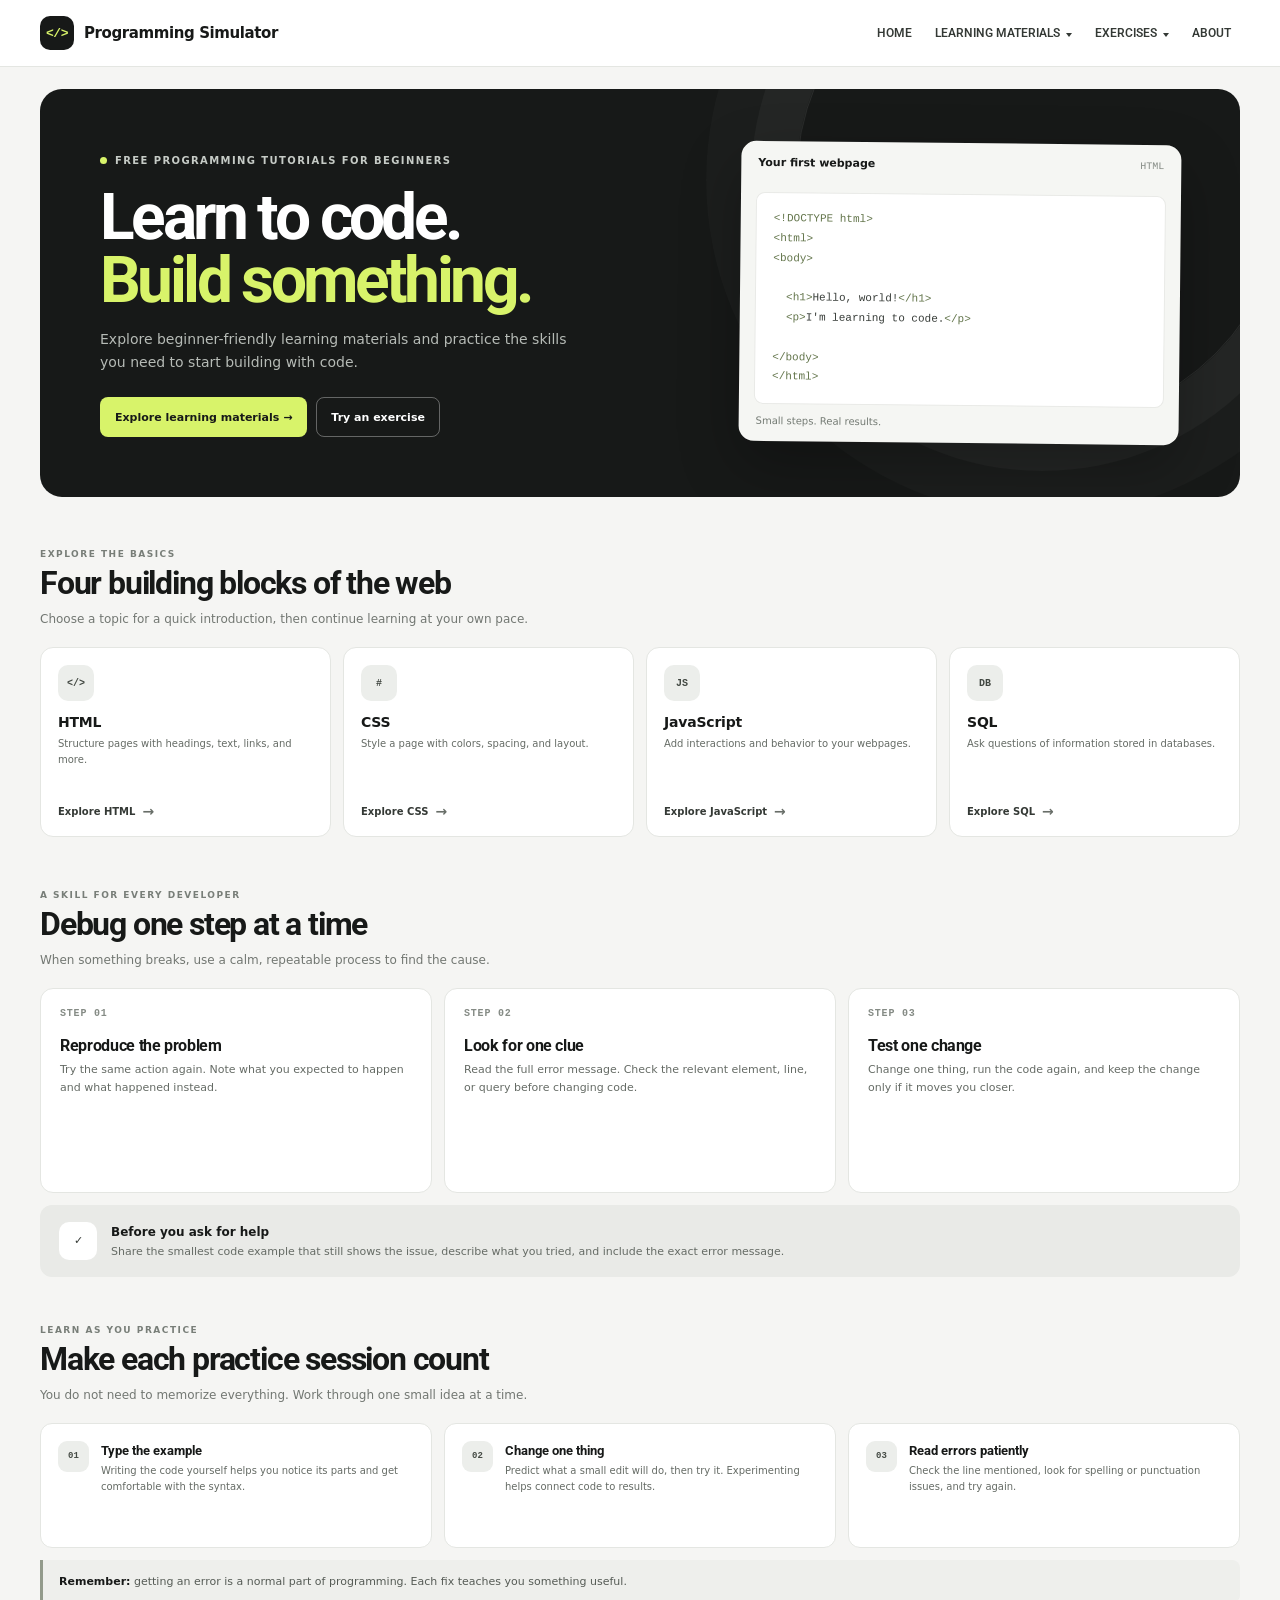
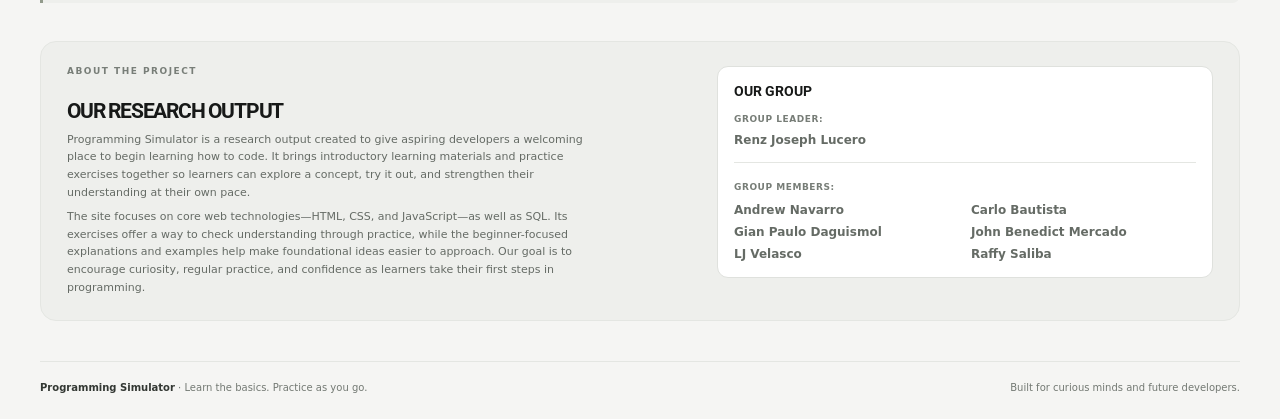
<file: index.html>
<!doctype html>
<html lang="en">
  <head>
    <meta charset="utf-8" />
    <meta name="viewport" content="width=device-width, initial-scale=1" />
    <meta name="theme-color" content="#f5f5f3" />
    <link rel="manifest" href="manifest.webmanifest" />
    <meta
      name="description"
      content="Explore beginner-friendly programming learning materials and practice exercises with Programming Simulator."
    />
    <title>Programming Simulator — Learn by doing</title>
    <link rel="preconnect" href="https://fonts.googleapis.com" />
    <link rel="preconnect" href="https://fonts.gstatic.com" crossorigin />
    <link
      href="https://fonts.googleapis.com/css2?family=Roboto:wght@400;500;600;700;800&display=swap"
      rel="stylesheet"
    />
    <link rel="stylesheet" href="stylesheets/main.css" />
  </head>
  <body>
    <header class="header" data-reveal>
      <div class="wrap header-main">
        <a class="brand" href="#home" aria-label="Programming Simulator home"
          ><span class="brand-mark">&lt;/&gt;</span
          ><span>Programming Simulator</span></a
        >
        <nav class="main-nav" aria-label="Main navigation">
          <a class="nav-home" href="#home">Home</a>
          <div class="nav-group">
            <button
              class="nav-trigger"
              id="learning-nav-trigger"
              type="button"
              aria-haspopup="dialog"
              aria-expanded="false"
            >
              Learning Materials
            </button>
          </div>
          <div class="nav-group">
            <button
              class="nav-trigger"
              id="exercises-nav-trigger"
              type="button"
              aria-haspopup="dialog"
              aria-expanded="false"
            >
              Exercises
            </button>
          </div>
          <a class="nav-home nav-about" href="#about">About</a>
        </nav>
        <button
          class="menu-toggle"
          aria-label="Toggle navigation"
          aria-expanded="false"
        >
          ☰
        </button>
      </div>
    </header>

    <main id="home" class="wrap">
      <section class="hero" aria-labelledby="hero-title" data-reveal>
        <div>
          <div class="eyebrow">
            <i></i> Free programming tutorials for beginners
          </div>
          <h1 id="hero-title">
            Learn to code.<br /><span>Build something.</span>
          </h1>
          <p class="hero-copy">
            Explore beginner-friendly learning materials and practice the skills
            you need to start building with code.
          </p>
          <div class="hero-actions">
            <button
              class="hero-action primary"
              id="hero-learning-link"
              type="button"
            >
              Explore learning materials <span aria-hidden="true">→</span>
            </button>
            <button
              class="hero-action secondary"
              id="hero-exercises-link"
              type="button"
            >
              Try an exercise
            </button>
          </div>
        </div>
        <div class="hero-example">
          <div class="example-head">
            <span>Your first webpage</span><span>HTML</span>
          </div>
          <pre
            class="example-code"
          ><code><span class="tag">&lt;!DOCTYPE html&gt;</span>
<span class="tag">&lt;html&gt;</span>
<span class="tag">&lt;body&gt;</span>

  <span class="tag">&lt;h1&gt;</span>Hello, world!<span class="tag">&lt;/h1&gt;</span>
  <span class="tag">&lt;p&gt;</span>I'm learning to code.<span class="tag">&lt;/p&gt;</span>

<span class="tag">&lt;/body&gt;</span>
<span class="tag">&lt;/html&gt;</span></code></pre>
          <div class="example-foot">
            <span>Small steps. Real results.</span>
          </div>
        </div>
      </section>

      <section class="topic-explorer" aria-labelledby="topic-explorer-title">
        <div class="starter-heading" data-reveal>
          <div class="kicker">Explore the basics</div>
          <h2 id="topic-explorer-title">Four building blocks of the web</h2>
          <p>
            Choose a topic for a quick introduction, then continue learning at
            your own pace.
          </p>
        </div>
        <div class="topic-grid">
          <button
            class="topic-tile"
            type="button"
            data-open-topic="HTML"
            data-reveal
            style="--reveal-delay: 40ms"
          >
            <span class="topic-tile-mark" aria-hidden="true">&lt;/&gt;</span
            ><strong>HTML</strong>
            <p>Structure pages with headings, text, links, and more.</p>
            <span class="topic-tile-link"
              >Explore HTML <b aria-hidden="true">→</b></span
            >
          </button>
          <button
            class="topic-tile"
            type="button"
            data-open-topic="CSS"
            data-reveal
            style="--reveal-delay: 100ms"
          >
            <span class="topic-tile-mark" aria-hidden="true">#</span
            ><strong>CSS</strong>
            <p>Style a page with colors, spacing, and layout.</p>
            <span class="topic-tile-link"
              >Explore CSS <b aria-hidden="true">→</b></span
            >
          </button>
          <button
            class="topic-tile"
            type="button"
            data-open-topic="JavaScript"
            data-reveal
            style="--reveal-delay: 160ms"
          >
            <span class="topic-tile-mark" aria-hidden="true">JS</span
            ><strong>JavaScript</strong>
            <p>Add interactions and behavior to your webpages.</p>
            <span class="topic-tile-link"
              >Explore JavaScript <b aria-hidden="true">→</b></span
            >
          </button>
          <button
            class="topic-tile"
            type="button"
            data-open-topic="SQL"
            data-reveal
            style="--reveal-delay: 220ms"
          >
            <span class="topic-tile-mark" aria-hidden="true">DB</span
            ><strong>SQL</strong>
            <p>Ask questions of information stored in databases.</p>
            <span class="topic-tile-link"
              >Explore SQL <b aria-hidden="true">→</b></span
            >
          </button>
        </div>
      </section>

      <section class="starter-path" aria-labelledby="starter-path-title">
        <div class="starter-heading" data-reveal>
          <div class="kicker">A SKILL FOR EVERY DEVELOPER</div>
          <h2 id="starter-path-title">Debug one step at a time</h2>
          <p>
            When something breaks, use a calm, repeatable process to find the
            cause.
          </p>
        </div>
        <div class="starter-steps">
          <article
            class="starter-step"
            data-reveal
            style="--reveal-delay: 40ms"
          >
            <span class="step-number">STEP 01</span>
            <h3>Reproduce the problem</h3>
            <p>
              Try the same action again. Note what you expected to happen and
              what happened instead.
            </p>
          </article>
          <article
            class="starter-step"
            data-reveal
            style="--reveal-delay: 100ms"
          >
            <span class="step-number">STEP 02</span>
            <h3>Look for one clue</h3>
            <p>
              Read the full error message. Check the relevant element, line, or
              query before changing code.
            </p>
          </article>
          <article
            class="starter-step"
            data-reveal
            style="--reveal-delay: 160ms"
          >
            <span class="step-number">STEP 03</span>
            <h3>Test one change</h3>
            <p>
              Change one thing, run the code again, and keep the change only if
              it moves you closer.
            </p>
          </article>
        </div>
        <aside class="starter-challenge" data-reveal>
          <span class="challenge-mark" aria-hidden="true">✓</span>
          <div>
            <strong>Before you ask for help</strong>
            <p>
              Share the smallest code example that still shows the issue,
              describe what you tried, and include the exact error message.
            </p>
          </div>
        </aside>
      </section>

      <section class="practice-guide" aria-labelledby="practice-guide-title">
        <div class="starter-heading" data-reveal>
          <div class="kicker">Learn as you practice</div>
          <h2 id="practice-guide-title">Make each practice session count</h2>
          <p>
            You do not need to memorize everything. Work through one small idea
            at a time.
          </p>
        </div>
        <div class="practice-tips">
          <article
            class="practice-tip"
            data-reveal
            style="--reveal-delay: 40ms"
          >
            <span class="tip-icon" aria-hidden="true">01</span>
            <div>
              <h3>Type the example</h3>
              <p>
                Writing the code yourself helps you notice its parts and get
                comfortable with the syntax.
              </p>
            </div>
          </article>
          <article
            class="practice-tip"
            data-reveal
            style="--reveal-delay: 100ms"
          >
            <span class="tip-icon" aria-hidden="true">02</span>
            <div>
              <h3>Change one thing</h3>
              <p>
                Predict what a small edit will do, then try it. Experimenting
                helps connect code to results.
              </p>
            </div>
          </article>
          <article
            class="practice-tip"
            data-reveal
            style="--reveal-delay: 160ms"
          >
            <span class="tip-icon" aria-hidden="true">03</span>
            <div>
              <h3>Read errors patiently</h3>
              <p>
                Check the line mentioned, look for spelling or punctuation
                issues, and try again.
              </p>
            </div>
          </article>
        </div>
        <p class="practice-reminder" data-reveal>
          <strong>Remember:</strong> getting an error is a normal part of
          programming. Each fix teaches you something useful.
        </p>
      </section>

      <section
        class="about-strip"
        id="about"
        aria-labelledby="about-title"
        data-reveal
      >
        <div class="about-copy">
          <div class="kicker">About the project</div>
          <h2 id="about-title">OUR RESEARCH OUTPUT</h2>
          <p>
            Programming Simulator is a research output created to give aspiring
            developers a welcoming place to begin learning how to code. It
            brings introductory learning materials and practice exercises
            together so learners can explore a concept, try it out, and
            strengthen their understanding at their own pace.
          </p>
          <p>
            The site focuses on core web technologies—HTML, CSS, and
            JavaScript—as well as SQL. Its exercises offer a way to check
            understanding through practice, while the beginner-focused
            explanations and examples help make foundational ideas easier to
            approach. Our goal is to encourage curiosity, regular practice, and
            confidence as learners take their first steps in programming.
          </p>
        </div>
        <div class="about-team" aria-label="Research group members">
          <h3>OUR GROUP</h3>
          <p class="group-leader">
            <strong>Group Leader:</strong><span><b>Renz Joseph Lucero</b></span>
          </p>
          <div class="group-members">
            <strong>Group Members:</strong>
            <ul>
              <li><b>Andrew Navarro</b></li>
              <li><b>Carlo Bautista</b></li>
              <li><b>Gian Paulo Daguismol</b></li>
              <li><b>John Benedict Mercado</b></li>
              <li><b>LJ Velasco</b></li>
              <li><b>Raffy Saliba</b></li>
            </ul>
          </div>
        </div>
      </section>
    </main>

    <footer class="wrap" data-reveal>
      <span
        ><strong>Programming Simulator</strong> · Learn the basics. Practice as
        you go.</span
      ><span>Built for curious minds and future developers.</span>
    </footer>

    <dialog
      class="exercise-dialog"
      id="learning-dialog"
      aria-labelledby="learning-dialog-title"
    >
      <div class="exercise-dialog-head">
        <button
          id="learning-dialog-close"
          class="exercise-dialog-close"
          type="button"
          aria-label="Close learning materials"
        >
          ×
        </button>
      </div>
      <div class="exercise-dialog-body">
        <h2 class="exercise-section-title" id="learning-dialog-title">
          Learning Materials
        </h2>
        <div class="exercise-topics-head"><h3>Select a Topic:</h3></div>
        <div class="exercise-topic-grid" id="learning-topic-grid">
          <button
            class="exercise-topic"
            type="button"
            data-learning-topic="HTML"
          >
            <span class="topic-symbol" aria-hidden="true"
              ><svg viewBox="0 0 48 48">
                <path fill="#e34f26" d="M7 3h34l-3.1 36L24 45 10.1 39z" />
                <path
                  fill="#fff"
                  d="M15.5 10h18l-.4 4H20l.4 4h12.3l-1.2 13-7.5 2.5-7.2-2.5-.5-5h4l.2 2 3.5 1.2 3.7-1.2.4-5H17l-1.5-13z"
                /></svg></span
            ><strong>HTML</strong><span>Learning Materials</span>
          </button>
          <button
            class="exercise-topic"
            type="button"
            data-learning-topic="CSS"
          >
            <span class="topic-symbol" aria-hidden="true"
              ><svg viewBox="0 0 48 48">
                <path fill="#1572b6" d="M7 3h34l-3.1 36L24 45 10.1 39z" />
                <path
                  fill="#fff"
                  d="M15 10h18l-.4 4H19.5l.3 4h12.4L31 31l-7 2.5-7.3-2.5-.4-5h4l.2 2 3.5 1.2 3.6-1.2.4-5H16.5L15 10z"
                /></svg></span
            ><strong>CSS</strong><span>Learning Materials</span>
          </button>
          <button
            class="exercise-topic"
            type="button"
            data-learning-topic="JavaScript"
          >
            <span class="topic-symbol" aria-hidden="true"
              ><svg viewBox="0 0 48 48">
                <rect
                  x="4"
                  y="4"
                  width="40"
                  height="40"
                  rx="3"
                  fill="#f7df1e"
                />
                <text
                  x="12"
                  y="34"
                  fill="#171918"
                  font-family="Arial,sans-serif"
                  font-size="17"
                  font-weight="700"
                >
                  JS
                </text>
              </svg></span
            ><strong>JavaScript</strong><span>Learning Materials</span>
          </button>
          <button
            class="exercise-topic"
            type="button"
            data-learning-topic="SQL"
          >
            <span class="topic-symbol" aria-hidden="true"
              ><svg viewBox="0 0 48 48">
                <ellipse cx="24" cy="10" rx="17" ry="7" fill="#4479a1" />
                <path
                  fill="#4479a1"
                  d="M7 10v27c0 3.9 7.6 7 17 7s17-3.1 17-7V10c0 3.9-7.6 7-17 7S7 13.9 7 10z"
                />
                <path
                  fill="none"
                  stroke="#fff"
                  stroke-width="2"
                  d="M7 19c0 3.9 7.6 7 17 7s17-3.1 17-7M7 28c0 3.9 7.6 7 17 7s17-3.1 17-7"
                /></svg></span
            ><strong>SQL</strong><span>Learning Materials</span>
          </button>
        </div>
      </div>
    </dialog>

    <dialog
      class="exercise-dialog"
      id="exercise-dialog"
      aria-labelledby="exercise-dialog-title"
    >
      <div class="exercise-dialog-head">
        <button
          id="exercise-dialog-close"
          class="exercise-dialog-close"
          type="button"
          aria-label="Close exercises"
        >
          ×
        </button>
      </div>
      <div class="exercise-dialog-body">
        <h2 class="exercise-section-title" id="exercise-dialog-title">
          Exercises
        </h2>
        <div class="exercise-topics-head">
          <h3 id="exercise-topic-title">Select a Topic:</h3>
        </div>
        <div class="exercise-topic-grid" id="exercise-topic-grid">
          <button class="exercise-topic" type="button" data-topic="HTML">
            <span class="topic-symbol" aria-hidden="true"
              ><svg viewBox="0 0 48 48">
                <path fill="#e34f26" d="M7 3h34l-3.1 36L24 45 10.1 39z" />
                <path
                  fill="#fff"
                  d="M15.5 10h18l-.4 4H20l.4 4h12.3l-1.2 13-7.5 2.5-7.2-2.5-.5-5h4l.2 2 3.5 1.2 3.7-1.2.4-5H17l-1.5-13z"
                /></svg></span
            ><strong>HTML</strong><span>Exercises</span>
          </button>
          <button class="exercise-topic" type="button" data-topic="CSS">
            <span class="topic-symbol" aria-hidden="true"
              ><svg viewBox="0 0 48 48">
                <path fill="#1572b6" d="M7 3h34l-3.1 36L24 45 10.1 39z" />
                <path
                  fill="#fff"
                  d="M15 10h18l-.4 4H19.5l.3 4h12.4L31 31l-7 2.5-7.3-2.5-.4-5h4l.2 2 3.5 1.2 3.6-1.2.4-5H16.5L15 10z"
                /></svg></span
            ><strong>CSS</strong><span>Exercises</span>
          </button>
          <button class="exercise-topic" type="button" data-topic="JavaScript">
            <span class="topic-symbol" aria-hidden="true"
              ><svg viewBox="0 0 48 48">
                <rect
                  x="4"
                  y="4"
                  width="40"
                  height="40"
                  rx="3"
                  fill="#f7df1e"
                />
                <text
                  x="12"
                  y="34"
                  fill="#171918"
                  font-family="Arial,sans-serif"
                  font-size="17"
                  font-weight="700"
                >
                  JS
                </text>
              </svg></span
            ><strong>JavaScript</strong><span>Exercises</span>
          </button>
          <button class="exercise-topic" type="button" data-topic="SQL">
            <span class="topic-symbol" aria-hidden="true"
              ><svg viewBox="0 0 48 48">
                <ellipse cx="24" cy="10" rx="17" ry="7" fill="#4479a1" />
                <path
                  fill="#4479a1"
                  d="M7 10v27c0 3.9 7.6 7 17 7s17-3.1 17-7V10c0 3.9-7.6 7-17 7S7 13.9 7 10z"
                />
                <path
                  fill="none"
                  stroke="#fff"
                  stroke-width="2"
                  d="M7 19c0 3.9 7.6 7 17 7s17-3.1 17-7M7 28c0 3.9 7.6 7 17 7s17-3.1 17-7"
                /></svg></span
            ><strong>SQL</strong><span>Exercises</span>
          </button>
        </div>
        <section
          class="selected-exercise"
          id="selected-exercise"
          aria-live="polite"
        >
          <div class="selected-exercise-head">
            <h3 id="selected-exercise-title">HTML exercise</h3>
            <span id="selected-exercise-type">Exercise</span>
          </div>
          <p id="selected-exercise-prompt"></p>
          <div class="selected-options" id="selected-options"></div>
          <div class="selected-exercise-foot">
            <button id="exercise-check" class="exercise-check" type="button">
              Check answer</button
            ><span class="exercise-result" id="exercise-result"
              >Choose an answer to begin.</span
            >
          </div>
        </section>
      </div>
    </dialog>

    <script>
      const dialogCloseDelay = 180;
      const learningPages = {
        HTML: "pages/html-learning.html",
        CSS: "pages/css-learning.html",
        JavaScript: "pages/javascript-learning.html",
        SQL: "pages/sql-learning.html",
      };
      document.querySelectorAll("[data-open-topic]").forEach((link) =>
        link.addEventListener("click", () => {
          const page = learningPages[link.dataset.openTopic];
          if (page) window.location.href = page;
        }),
      );
      const learningDialog = document.querySelector("#learning-dialog");
      const learningNavTrigger = document.querySelector(
        "#learning-nav-trigger",
      );
      const learningTopicCards = [
        ...document.querySelectorAll("#learning-topic-grid .exercise-topic"),
      ];
      function closeAnimatedDialog(dialog) {
        if (!dialog.open || dialog.classList.contains("is-closing")) return;
        dialog.classList.add("is-closing");
        window.setTimeout(() => {
          dialog.classList.remove("is-closing");
          if (dialog.open) dialog.close();
        }, dialogCloseDelay);
      }
      function openLearningDialog() {
        learningDialog.classList.remove("is-closing");
        learningDialog.showModal();
        learningNavTrigger.setAttribute("aria-expanded", "true");
        document.querySelector(".main-nav").classList.remove("open");
        mobileMenu.setAttribute("aria-expanded", "false");
        document.querySelectorAll(".nav-group").forEach((group) => {
          group.classList.remove("open");
          group
            .querySelector(".nav-trigger")
            .setAttribute("aria-expanded", "false");
        });
        learningNavTrigger.setAttribute("aria-expanded", "true");
        document.querySelector("#learning-dialog-close").focus();
      }
      function closeLearningDialog() {
        closeAnimatedDialog(learningDialog);
      }
      learningNavTrigger.addEventListener("click", openLearningDialog);
      document
        .querySelector("#hero-learning-link")
        .addEventListener("click", openLearningDialog);
      document
        .querySelector("#learning-dialog-close")
        .addEventListener("click", closeLearningDialog);
      learningDialog.addEventListener("click", (event) => {
        if (event.target === learningDialog) closeLearningDialog();
      });
      learningDialog.addEventListener("close", () =>
        learningNavTrigger.setAttribute("aria-expanded", "false"),
      );
      learningDialog.addEventListener("cancel", (event) => {
        event.preventDefault();
        closeLearningDialog();
      });
      learningTopicCards.forEach((card) =>
        card.addEventListener("click", () => {
          const topic = card.dataset.learningTopic;
          closeLearningDialog();
          const page = learningPages[topic];
          if (page) window.location.href = page;
        }),
      );

      const exerciseDialog = document.querySelector("#exercise-dialog");
      const exerciseNavTrigger = document.querySelector(
        "#exercises-nav-trigger",
      );
      const exerciseTopicCards = [
        ...document.querySelectorAll("#exercise-topic-grid .exercise-topic"),
      ];
      const exercisePanel = document.querySelector("#selected-exercise");
      const exerciseResult = document.querySelector("#exercise-result");
      const exerciseBank = {
        HTML: {
          prompt: "Which HTML tag creates the largest heading by default?",
          options: ["<h3>", "<h1>", "<head>"],
          answer: "<h1>",
        },
        CSS: {
          prompt: "Which CSS property changes the color of text?",
          options: ["background-color", "color", "font-size"],
          answer: "color",
        },
        JavaScript: {
          prompt: "Which keyword declares a variable that can be reassigned?",
          options: ["let", "const", "function"],
          answer: "let",
        },
        SQL: {
          prompt: "Which SQL command retrieves data from a table?",
          options: ["SELECT", "DELETE", "UPDATE"],
          answer: "SELECT",
        },
      };
      let selectedExerciseAnswer = "";

      function openExerciseDialog() {
        exerciseDialog.classList.remove("is-closing");
        exerciseDialog.showModal();
        exerciseNavTrigger.setAttribute("aria-expanded", "true");
        document.querySelector(".main-nav").classList.remove("open");
        mobileMenu.setAttribute("aria-expanded", "false");
        document.querySelectorAll(".nav-group").forEach((group) => {
          group.classList.remove("open");
          group
            .querySelector(".nav-trigger")
            .setAttribute("aria-expanded", "false");
        });
        document.querySelector("#exercise-dialog-close").focus();
      }
      function closeExerciseDialog() {
        closeAnimatedDialog(exerciseDialog);
      }
      exerciseNavTrigger.addEventListener("click", openExerciseDialog);
      document
        .querySelector("#hero-exercises-link")
        .addEventListener("click", openExerciseDialog);
      document
        .querySelector("#exercise-dialog-close")
        .addEventListener("click", closeExerciseDialog);
      exerciseDialog.addEventListener("click", (event) => {
        if (event.target === exerciseDialog) closeExerciseDialog();
      });
      exerciseDialog.addEventListener("close", () => {
        exerciseNavTrigger.setAttribute("aria-expanded", "false");
        if (window.location.hash === "#exercises")
          history.replaceState(
            null,
            "",
            `${window.location.pathname}${window.location.search}`,
          );
      });
      exerciseDialog.addEventListener("cancel", (event) => {
        event.preventDefault();
        closeExerciseDialog();
      });
      exerciseTopicCards.forEach((card) =>
        card.addEventListener("click", () => {
          const topic = card.dataset.topic;
          const exercisePages = {
            HTML: "pages/html-exercises.html",
            CSS: "pages/css-exercises.html",
            JavaScript: "pages/javascript-exercises.html",
            SQL: "pages/sql-exercises.html",
          };
          if (exercisePages[topic]) {
            window.location.href = exercisePages[topic];
            return;
          }
          const challenge = exerciseBank[topic];
          selectedExerciseAnswer = "";
          exerciseTopicCards.forEach((item) =>
            item.classList.toggle("selected", item === card),
          );
          document.querySelector("#selected-exercise-title").textContent =
            `${topic} exercise`;
          document.querySelector("#selected-exercise-type").textContent =
            "Exercise";
          document.querySelector("#selected-exercise-prompt").textContent =
            challenge.prompt;
          const options = document.querySelector("#selected-options");
          options.replaceChildren();
          challenge.options.forEach((answer) => {
            const choice = document.createElement("button");
            choice.type = "button";
            choice.className = "selected-option";
            choice.textContent = answer;
            choice.addEventListener("click", () => {
              selectedExerciseAnswer = answer;
              options
                .querySelectorAll(".selected-option")
                .forEach((option) =>
                  option.classList.toggle("selected", option === choice),
                );
              options
                .querySelectorAll(".selected-option")
                .forEach((option) =>
                  option.classList.remove("correct", "incorrect"),
                );
              exerciseResult.textContent =
                "Answer selected. Check it when ready.";
            });
            options.append(choice);
          });
          exerciseResult.textContent = "Choose an answer to begin.";
          exercisePanel.classList.add("show");
          exercisePanel.scrollIntoView({
            behavior: "smooth",
            block: "nearest",
          });
        }),
      );
      document
        .querySelector("#exercise-check")
        .addEventListener("click", () => {
          const topic = document
            .querySelector("#selected-exercise-title")
            .textContent.replace(/ exercise$/i, "");
          const expected = exerciseBank[topic]?.answer;
          if (!selectedExerciseAnswer) {
            exerciseResult.textContent = "Choose an answer first.";
            return;
          }
          document.querySelectorAll(".selected-option").forEach((option) => {
            option.classList.remove("correct", "incorrect");
            if (option.textContent === selectedExerciseAnswer)
              option.classList.add(
                selectedExerciseAnswer === expected ? "correct" : "incorrect",
              );
          });
          exerciseResult.textContent =
            selectedExerciseAnswer === expected
              ? "Correct! Nice work."
              : `Not quite — the answer is ${expected}.`;
        });

      const mobileMenu = document.querySelector(".menu-toggle");
      document.querySelectorAll(".nav-trigger").forEach((trigger) =>
        trigger.addEventListener("click", () => {
          if (trigger === exerciseNavTrigger || trigger === learningNavTrigger)
            return;
          const group = trigger.closest(".nav-group");
          const open = group.classList.toggle("open");
          trigger.setAttribute("aria-expanded", String(open));
          document.querySelectorAll(".nav-group").forEach((other) => {
            if (other !== group) {
              other.classList.remove("open");
              other
                .querySelector(".nav-trigger")
                .setAttribute("aria-expanded", "false");
            }
          });
        }),
      );
      mobileMenu.addEventListener("click", () => {
        const nav = document.querySelector(".main-nav");
        const open = nav.classList.toggle("open");
        mobileMenu.setAttribute("aria-expanded", String(open));
      });
      document.querySelectorAll(".main-nav a").forEach((link) =>
        link.addEventListener("click", () => {
          document.querySelector(".main-nav").classList.remove("open");
          document.querySelectorAll(".nav-group").forEach((group) => {
            group.classList.remove("open");
            group
              .querySelector(".nav-trigger")
              .setAttribute("aria-expanded", "false");
          });
          mobileMenu.setAttribute("aria-expanded", "false");
        }),
      );
      document
        .querySelectorAll(".main-nav a, .main-nav button")
        .forEach((link) =>
          link.addEventListener("click", () => {
            link.classList.remove("nav-clicked");
            void link.offsetWidth;
            link.classList.add("nav-clicked");
            link.addEventListener(
              "animationend",
              () => link.classList.remove("nav-clicked"),
              { once: true },
            );
          }),
        );
      if (window.location.hash === "#exercises") openExerciseDialog();

      const reduceMotion = window.matchMedia(
        "(prefers-reduced-motion: reduce)",
      ).matches;
      if (!reduceMotion && "IntersectionObserver" in window) {
        document.documentElement.classList.add("motion-ready");
        const revealObserver = new IntersectionObserver(
          (entries) => {
            entries.forEach((entry) => {
              if (entry.isIntersecting) {
                entry.target.classList.add("is-visible");
                revealObserver.unobserve(entry.target);
              }
            });
          },
          { threshold: 0.12, rootMargin: "0px 0px -20px 0px" },
        );
        document
          .querySelectorAll("[data-reveal]")
          .forEach((item) => revealObserver.observe(item));
      }
    </script>
    <script src="javascripts/offline.js"></script>
  </body>
</html>
</file>
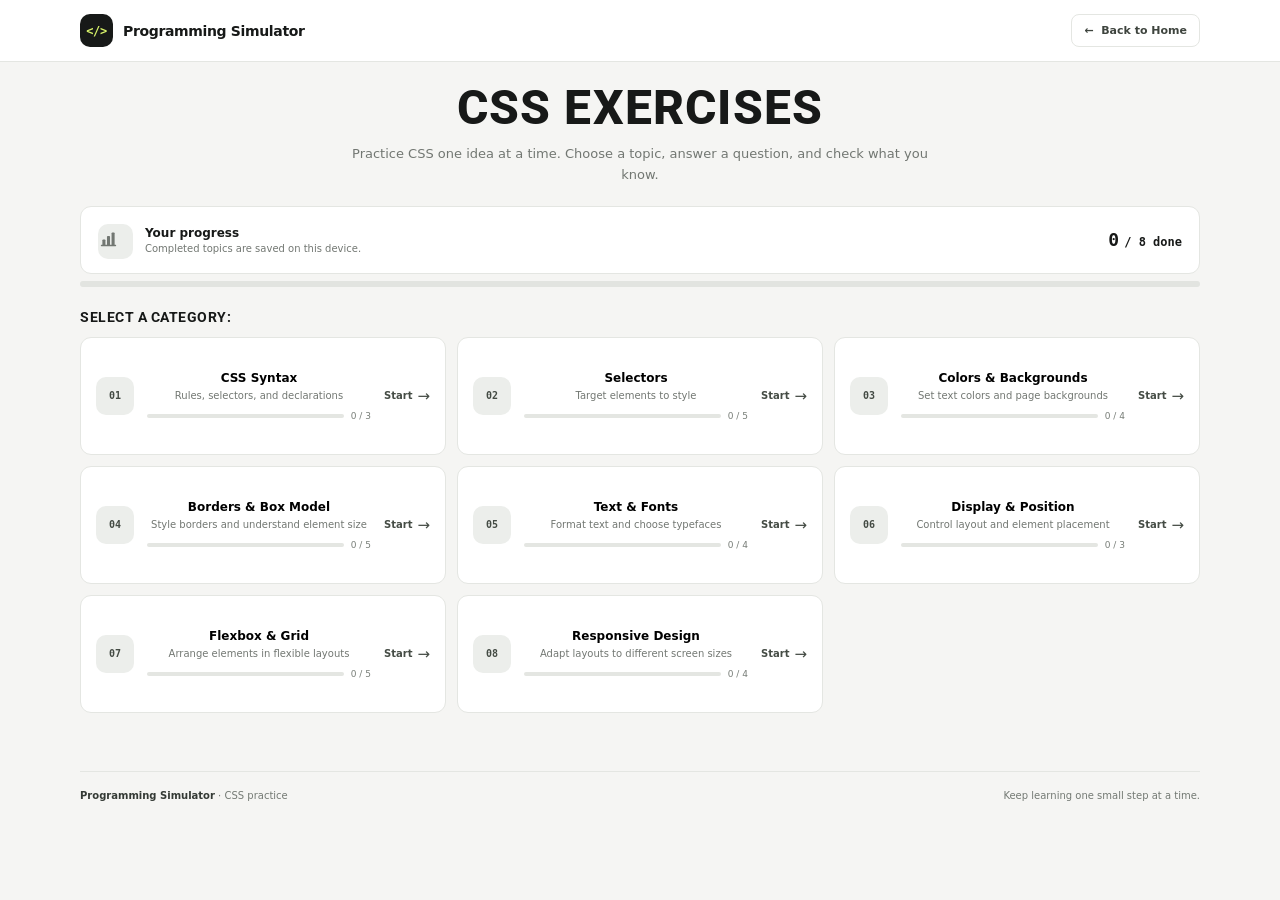
<file: pages/css-exercises.html>
<!doctype html>
<html lang="en">
  <head>
    <meta charset="utf-8" />
    <meta name="viewport" content="width=device-width, initial-scale=1" />
    <meta name="theme-color" content="#f5f5f3" />
    <link rel="manifest" href="../manifest.webmanifest" />
    <meta
      name="description"
      content="Practice CSS with beginner-friendly exercises on syntax, selectors, colors, layout, and responsive design."
    />
    <title>CSS Exercises — Programming Simulator</title>
    <link rel="preconnect" href="https://fonts.googleapis.com" />
    <link rel="preconnect" href="https://fonts.gstatic.com" crossorigin />
    <link
      href="https://fonts.googleapis.com/css2?family=Roboto:wght@400;500;600;700;800&display=swap"
      rel="stylesheet"
    />
    <link rel="stylesheet" href="../stylesheets/exercises.css" />
  </head>
  <body data-subject="CSS">
    <header class="header">
      <div class="wrap header-inner">
        <a class="brand" href="../index.html"
          ><span class="brand-mark">&lt;/&gt;</span
          ><span>Programming Simulator</span></a
        >
        <a class="back-link" href="../index.html#home">←&nbsp; Back to Home</a>
      </div>
    </header>
    <main class="wrap">
      <section class="page-intro">
        <h1>CSS Exercises</h1>
        <p>
          Practice CSS one idea at a time. Choose a topic, answer a question,
          and check what you know.
        </p>
      </section>
      <section class="progress-row" aria-label="CSS exercise progress">
        <div class="progress-copy">
          <span class="progress-icon" aria-hidden="true"
            ><svg viewBox="0 0 24 24" fill="none">
              <path
                d="M4 20h16"
                stroke="currentColor"
                stroke-width="1.6"
                stroke-linecap="round"
              />
              <rect
                x="5"
                y="13"
                width="3.5"
                height="7"
                rx="1"
                fill="currentColor"
              />
              <rect
                x="10.25"
                y="9"
                width="3.5"
                height="11"
                rx="1"
                fill="currentColor"
              />
              <rect
                x="15.5"
                y="5"
                width="3.5"
                height="15"
                rx="1"
                fill="currentColor"
              /></svg
          ></span>
          <div>
            <strong>Your progress</strong
            ><span>Completed topics are saved on this device.</span>
          </div>
        </div>
        <div class="progress-count">
          <strong id="done-count">0</strong><span>/ 8 done</span>
        </div>
      </section>
      <div class="progress-track" aria-hidden="true">
        <div class="progress-fill" id="progress-fill"></div>
      </div>
      <section aria-labelledby="categories-title">
        <div class="categories-head">
          <h2 id="categories-title">Select a Category:</h2>
          <a class="code-lab-jump" href="#code-lab"
            >Want to write code? Try the editor ↓</a
          >
        </div>
        <div class="category-grid" id="category-grid"></div>
      </section>
      <section
        class="code-lab"
        id="code-lab"
        data-language="CSS"
        aria-labelledby="code-lab-title"
      >
        <div class="code-lab-heading">
          <div class="kicker">Extra practice</div>
          <h2 id="code-lab-title">Write and run CSS</h2>
          <p>
            Edit the styles, then run your code to see them applied to the
            sample page.
          </p>
        </div>
        <div class="code-lab-grid">
          <div class="code-editor-panel">
            <div class="code-panel-head">
              <label for="code-input">Your code</label
              ><span class="code-language">CSS</span>
            </div>
            <textarea
              id="code-input"
              spellcheck="false"
              autocapitalize="off"
              aria-describedby="code-lab-status"
            ></textarea>
            <div class="code-panel-actions">
              <button class="run-code" id="run-code" type="button">
                Run code <span aria-hidden="true">→</span></button
              ><button class="reset-code" id="reset-code" type="button">
                Reset example
              </button>
            </div>
          </div>
          <div class="code-output-panel">
            <div class="code-panel-head">
              <strong>Live preview</strong><span>OUTPUT</span>
            </div>
            <iframe
              id="code-preview"
              title="CSS code preview"
              sandbox="allow-scripts"
            ></iframe>
            <div id="sql-results" class="sql-results" hidden></div>
          </div>
        </div>
        <p
          class="code-lab-status"
          id="code-lab-status"
          role="status"
          aria-live="polite"
        >
          Edit the example and run your code.
        </p>
      </section>
    </main>
    <footer class="wrap">
      <span><strong>Programming Simulator</strong> · CSS practice</span
      ><span>Keep learning one small step at a time.</span>
    </footer>
    <dialog
      class="question-dialog"
      id="question-dialog"
      aria-labelledby="dialog-question-title"
    >
      <div class="question-dialog-head">
        <div>
          <h2 id="dialog-question-title">HTML Basics</h2>
          <span id="exercise-category-count">Topic 1 of 8</span>
        </div>
        <button
          class="question-dialog-close"
          id="question-dialog-close"
          type="button"
          aria-label="Close exercise"
        >
          ×
        </button>
      </div>
      <section class="question-card" aria-live="polite">
        <div class="question-progress">
          <span class="question-progress-track"
            ><span
              class="question-progress-fill"
              id="question-progress-fill"
            ></span></span
          ><span class="question-progress-count" id="question-progress-count"
            >0 / 1 complete</span
          >
        </div>
        <p class="question-number" id="question-number">QUESTION 1</p>
        <p class="question-text" id="question-text"></p>
        <div class="answer-options" id="answer-options"></div>
        <div class="answer-footer">
          <span class="answer-feedback" id="answer-feedback" role="status"
            >Write your code, then check your answer.</span
          >
          <div class="answer-actions">
            <button class="check-button" id="check-answer" type="button">
              Check answer
            </button>
          </div>
        </div>
        <p class="hint">
          Tip: Run your code to preview it, then edit and check again if needed.
        </p>
        <div
          class="success-panel"
          id="success-panel"
          aria-labelledby="success-title"
        >
          <h2 id="success-title">Correct Answer!</h2>
          <button id="success-next-question" type="button">
            Next Question »
          </button>
        </div>
        <div class="wrong-panel" id="wrong-panel" aria-labelledby="wrong-title">
          <h2 id="wrong-title">Wrong Answer!</h2>
          <button id="try-again" type="button">Try Again</button>
        </div>
      </section>
    </dialog>
    <script src="../javascripts/topic-exercises.js"></script>
    <script src="../javascripts/code-lab.js"></script>
    <script src="../javascripts/offline.js"></script>
  </body>
</html>
</file>
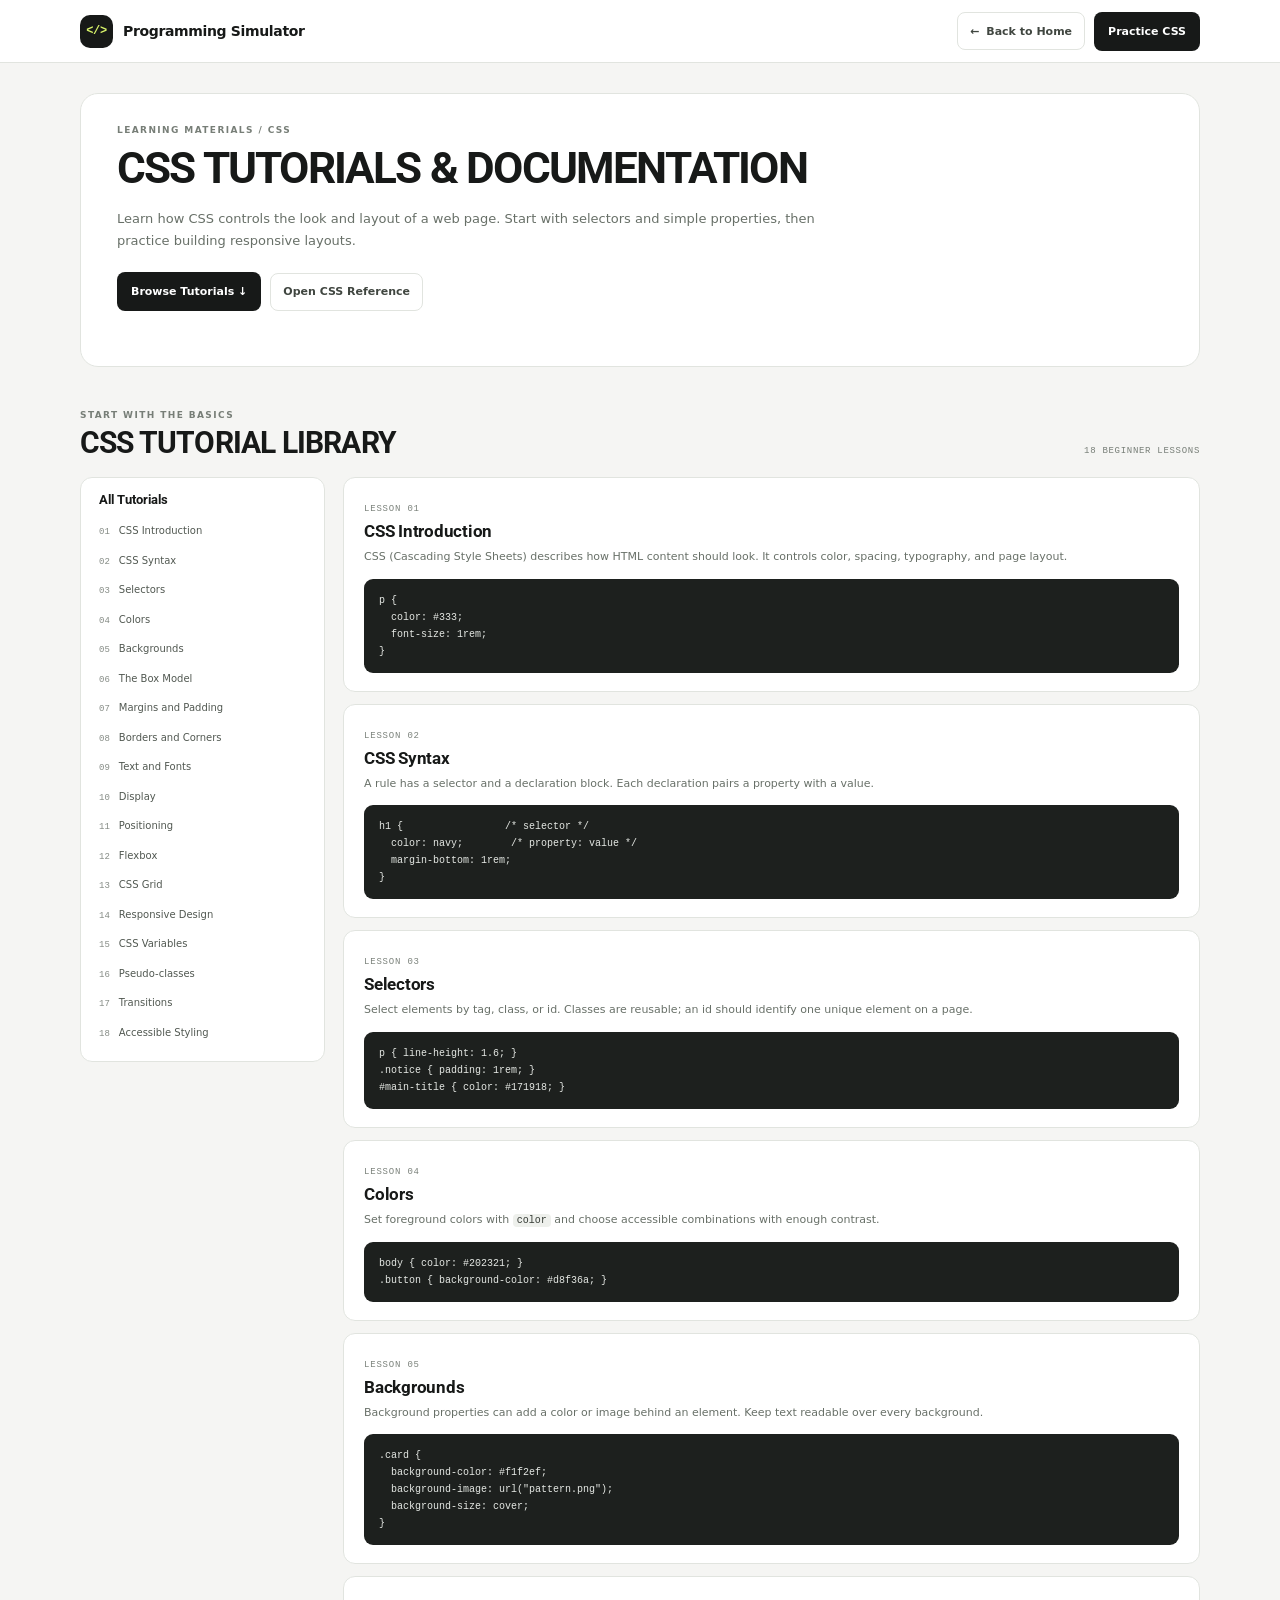
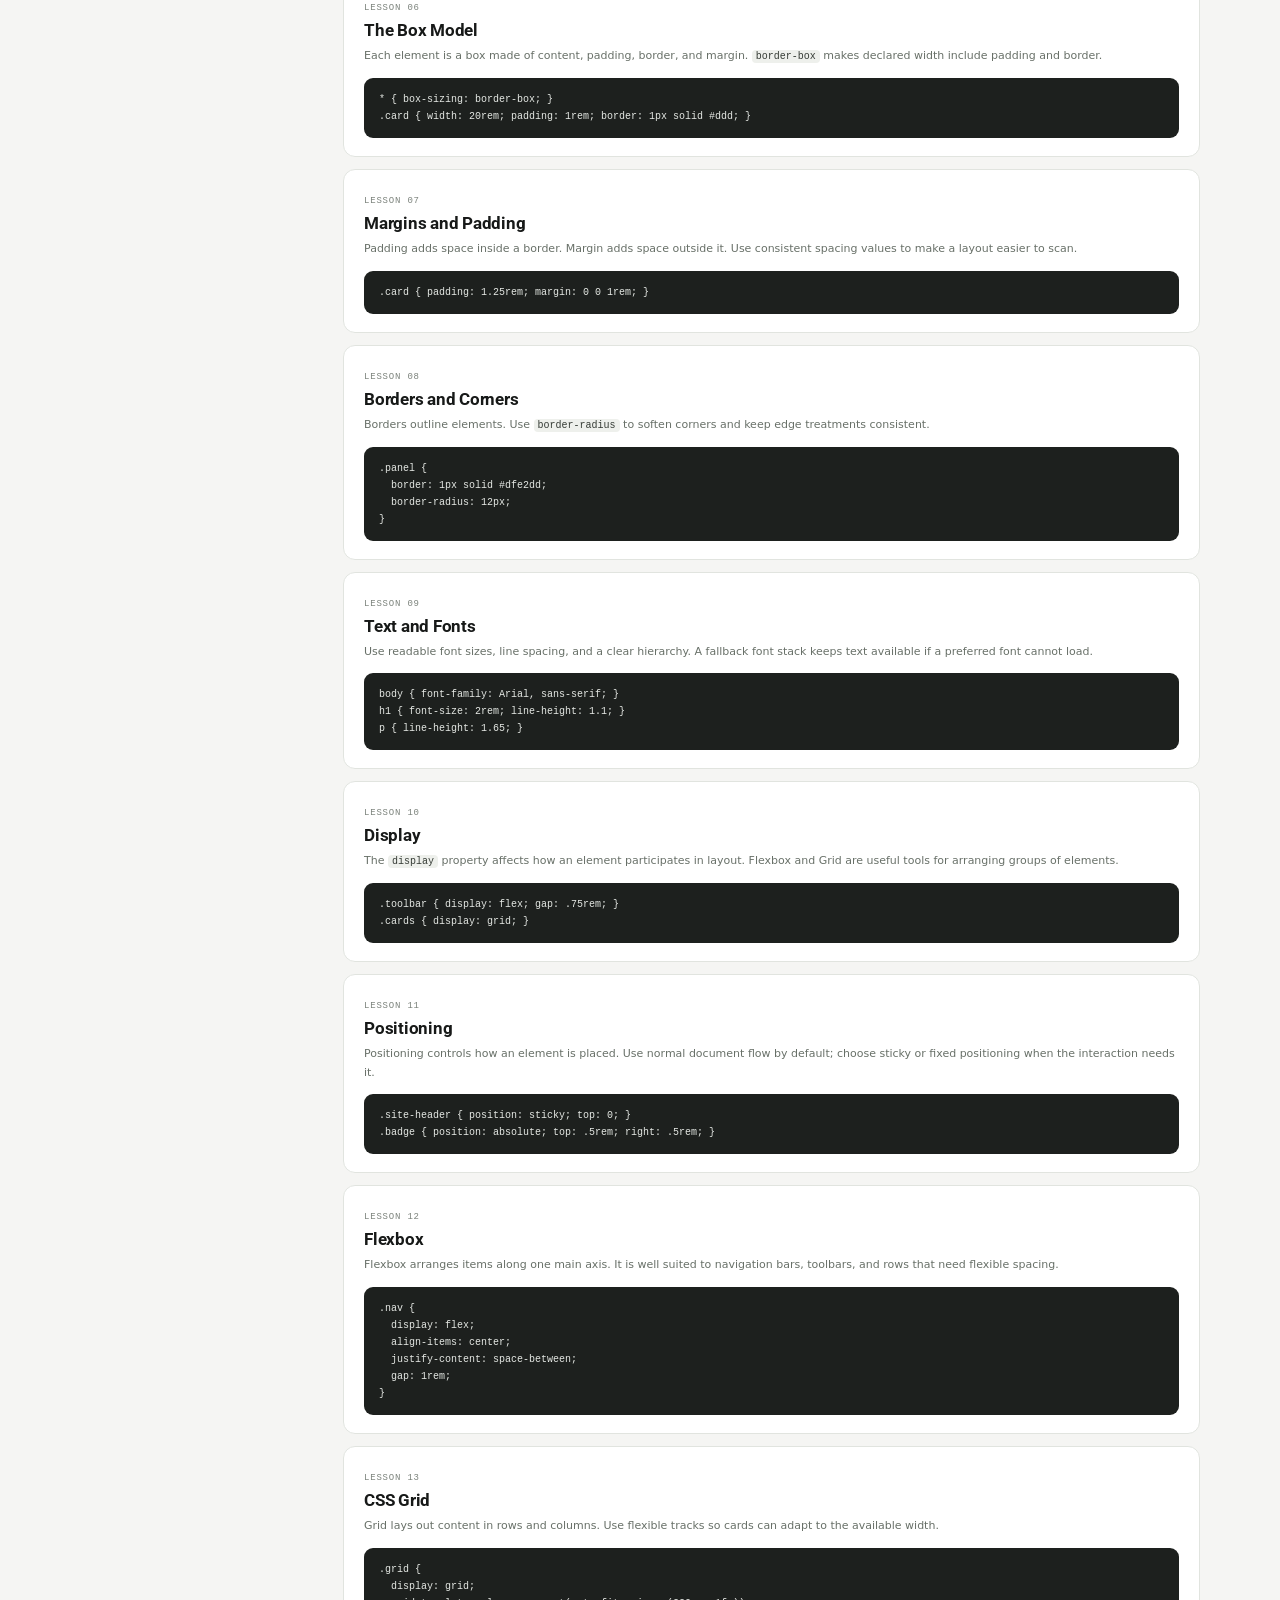
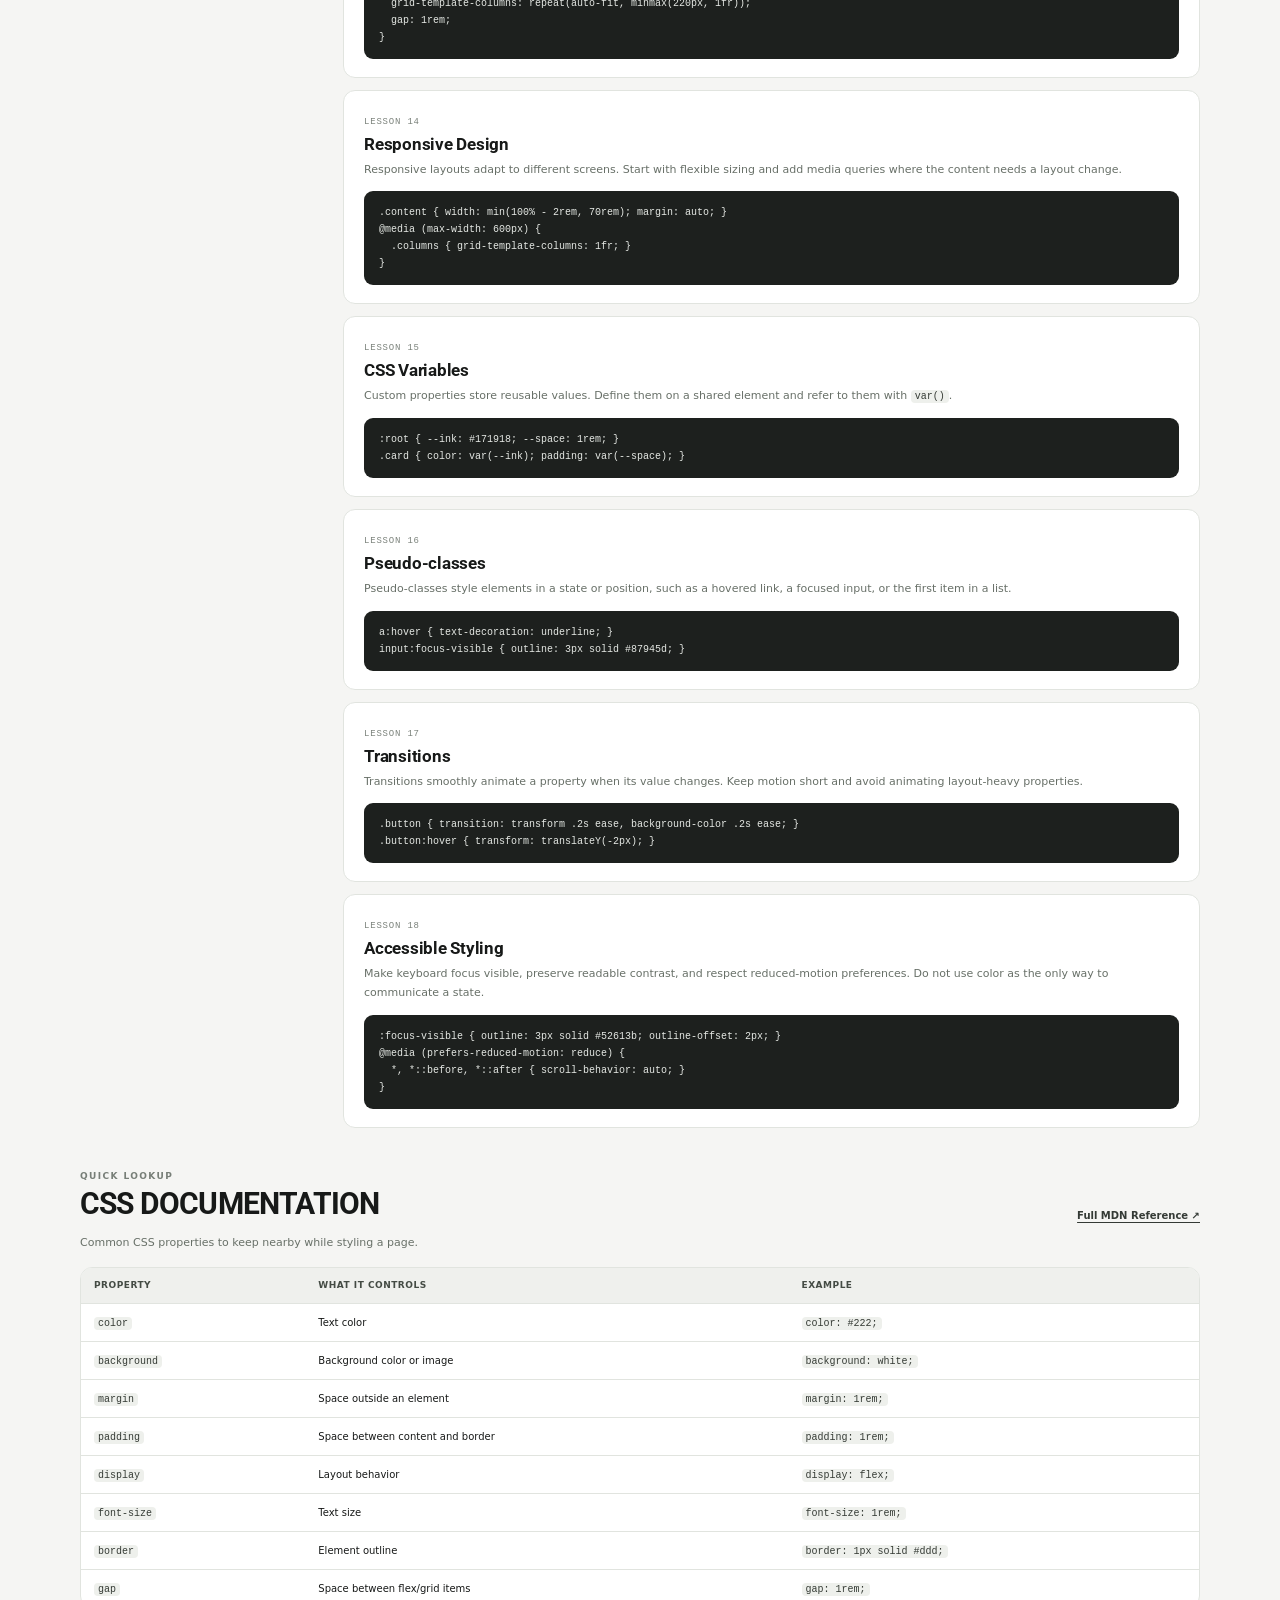
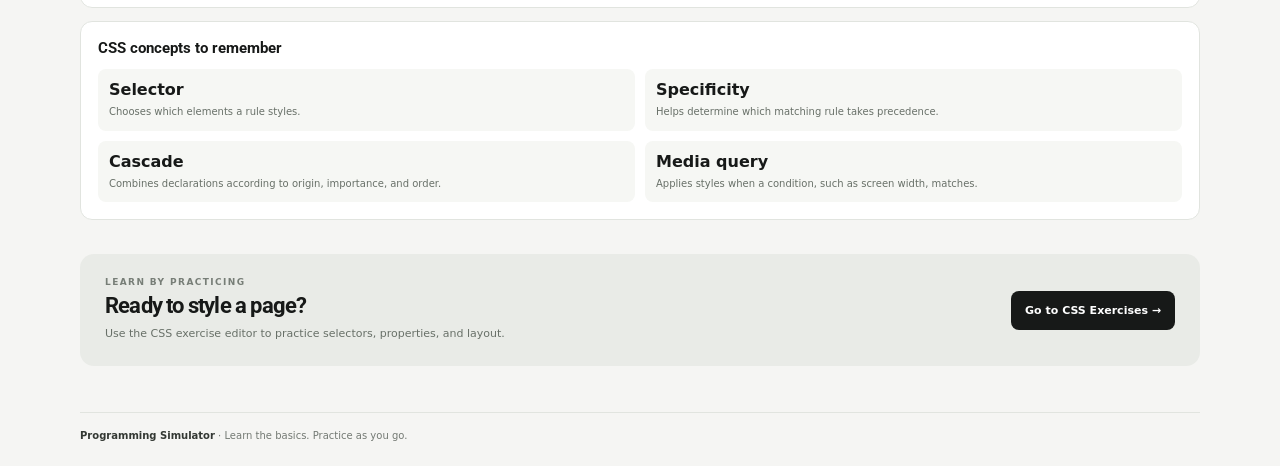
<file: pages/css-learning.html>
<!doctype html>
<html lang="en">
  <head>
    <meta charset="utf-8" />
    <meta name="viewport" content="width=device-width, initial-scale=1" />
    <meta name="theme-color" content="#f5f5f3" />
    <link rel="manifest" href="../manifest.webmanifest" />
    <meta
      name="description"
      content="Beginner-friendly CSS tutorials and a practical reference for styling responsive web pages."
    />
    <title>CSS Learning Materials — Programming Simulator</title>
    <link rel="preconnect" href="https://fonts.googleapis.com" />
    <link rel="preconnect" href="https://fonts.gstatic.com" crossorigin />
    <link
      href="https://fonts.googleapis.com/css2?family=Roboto:wght@400;500;600;700;800&display=swap"
      rel="stylesheet"
    />
    <link rel="stylesheet" href="../stylesheets/learning.css" />
  </head>
  <body>
    <header class="site-header">
      <div class="wrap header-inner">
        <a
          class="brand"
          href="../index.html#home"
          aria-label="Programming Simulator home"
          ><span class="brand-mark">&lt;/&gt;</span
          ><span>Programming Simulator</span></a
        >
        <nav class="header-actions" aria-label="Page navigation">
          <a class="back-link" href="../index.html#home"
            >← <span>Back to Home</span></a
          ><a class="primary-link" href="css-exercises.html">Practice CSS</a>
        </nav>
      </div>
    </header>
    <main class="wrap">
      <section class="intro" aria-labelledby="page-title">
        <p class="eyebrow">LEARNING MATERIALS / CSS</p>
        <h1 id="page-title">CSS TUTORIALS &amp; DOCUMENTATION</h1>
        <p class="intro-copy">
          Learn how CSS controls the look and layout of a web page. Start with
          selectors and simple properties, then practice building responsive
          layouts.
        </p>
        <div class="intro-actions">
          <a class="primary-link" href="#tutorials">Browse Tutorials ↓</a
          ><a class="secondary-link" href="#reference">Open CSS Reference</a>
        </div>
      </section>
      <section
        class="tutorials-section"
        id="tutorials"
        aria-labelledby="tutorials-title"
      >
        <div class="section-heading">
          <div>
            <p class="eyebrow">START WITH THE BASICS</p>
            <h2 id="tutorials-title">CSS TUTORIAL LIBRARY</h2>
          </div>
          <span class="count-label">18 BEGINNER LESSONS</span>
        </div>
        <div class="tutorial-layout">
          <aside class="lesson-index" aria-label="CSS tutorial list">
            <h3>All Tutorials</h3>
            <a href="#css-intro"><span>01</span> CSS Introduction</a
            ><a href="#syntax"><span>02</span> CSS Syntax</a
            ><a href="#selectors"><span>03</span> Selectors</a
            ><a href="#colors"><span>04</span> Colors</a
            ><a href="#backgrounds"><span>05</span> Backgrounds</a
            ><a href="#box-model"><span>06</span> The Box Model</a
            ><a href="#spacing"><span>07</span> Margins and Padding</a
            ><a href="#borders"><span>08</span> Borders and Corners</a
            ><a href="#typography"><span>09</span> Text and Fonts</a
            ><a href="#display"><span>10</span> Display</a
            ><a href="#position"><span>11</span> Positioning</a
            ><a href="#flexbox"><span>12</span> Flexbox</a
            ><a href="#grid"><span>13</span> CSS Grid</a
            ><a href="#responsive"><span>14</span> Responsive Design</a
            ><a href="#variables"><span>15</span> CSS Variables</a
            ><a href="#pseudo"><span>16</span> Pseudo-classes</a
            ><a href="#transitions"><span>17</span> Transitions</a
            ><a href="#accessibility"><span>18</span> Accessible Styling</a>
          </aside>
          <div class="lesson-list">
            <article class="lesson" id="css-intro">
              <span class="lesson-number">LESSON 01</span>
              <h3>CSS Introduction</h3>
              <p>
                CSS (Cascading Style Sheets) describes how HTML content should
                look. It controls color, spacing, typography, and page layout.
              </p>
              <pre><code>p {
  color: #333;
  font-size: 1rem;
}</code></pre>
            </article>
            <article class="lesson" id="syntax">
              <span class="lesson-number">LESSON 02</span>
              <h3>CSS Syntax</h3>
              <p>
                A rule has a selector and a declaration block. Each declaration
                pairs a property with a value.
              </p>
              <pre><code>h1 {                 /* selector */
  color: navy;        /* property: value */
  margin-bottom: 1rem;
}</code></pre>
            </article>
            <article class="lesson" id="selectors">
              <span class="lesson-number">LESSON 03</span>
              <h3>Selectors</h3>
              <p>
                Select elements by tag, class, or id. Classes are reusable; an
                id should identify one unique element on a page.
              </p>
              <pre><code>p { line-height: 1.6; }
.notice { padding: 1rem; }
#main-title { color: #171918; }</code></pre>
            </article>
            <article class="lesson" id="colors">
              <span class="lesson-number">LESSON 04</span>
              <h3>Colors</h3>
              <p>
                Set foreground colors with <code>color</code> and choose
                accessible combinations with enough contrast.
              </p>
              <pre><code>body { color: #202321; }
.button { background-color: #d8f36a; }</code></pre>
            </article>
            <article class="lesson" id="backgrounds">
              <span class="lesson-number">LESSON 05</span>
              <h3>Backgrounds</h3>
              <p>
                Background properties can add a color or image behind an
                element. Keep text readable over every background.
              </p>
              <pre><code>.card {
  background-color: #f1f2ef;
  background-image: url("pattern.png");
  background-size: cover;
}</code></pre>
            </article>
            <article class="lesson" id="box-model">
              <span class="lesson-number">LESSON 06</span>
              <h3>The Box Model</h3>
              <p>
                Each element is a box made of content, padding, border, and
                margin. <code>border-box</code> makes declared width include
                padding and border.
              </p>
              <pre><code>* { box-sizing: border-box; }
.card { width: 20rem; padding: 1rem; border: 1px solid #ddd; }</code></pre>
            </article>
            <article class="lesson" id="spacing">
              <span class="lesson-number">LESSON 07</span>
              <h3>Margins and Padding</h3>
              <p>
                Padding adds space inside a border. Margin adds space outside
                it. Use consistent spacing values to make a layout easier to
                scan.
              </p>
              <pre><code>.card { padding: 1.25rem; margin: 0 0 1rem; }</code></pre>
            </article>
            <article class="lesson" id="borders">
              <span class="lesson-number">LESSON 08</span>
              <h3>Borders and Corners</h3>
              <p>
                Borders outline elements. Use <code>border-radius</code> to
                soften corners and keep edge treatments consistent.
              </p>
              <pre><code>.panel {
  border: 1px solid #dfe2dd;
  border-radius: 12px;
}</code></pre>
            </article>
            <article class="lesson" id="typography">
              <span class="lesson-number">LESSON 09</span>
              <h3>Text and Fonts</h3>
              <p>
                Use readable font sizes, line spacing, and a clear hierarchy. A
                fallback font stack keeps text available if a preferred font
                cannot load.
              </p>
              <pre><code>body { font-family: Arial, sans-serif; }
h1 { font-size: 2rem; line-height: 1.1; }
p { line-height: 1.65; }</code></pre>
            </article>
            <article class="lesson" id="display">
              <span class="lesson-number">LESSON 10</span>
              <h3>Display</h3>
              <p>
                The <code>display</code> property affects how an element
                participates in layout. Flexbox and Grid are useful tools for
                arranging groups of elements.
              </p>
              <pre><code>.toolbar { display: flex; gap: .75rem; }
.cards { display: grid; }</code></pre>
            </article>
            <article class="lesson" id="position">
              <span class="lesson-number">LESSON 11</span>
              <h3>Positioning</h3>
              <p>
                Positioning controls how an element is placed. Use normal
                document flow by default; choose sticky or fixed positioning
                when the interaction needs it.
              </p>
              <pre><code>.site-header { position: sticky; top: 0; }
.badge { position: absolute; top: .5rem; right: .5rem; }</code></pre>
            </article>
            <article class="lesson" id="flexbox">
              <span class="lesson-number">LESSON 12</span>
              <h3>Flexbox</h3>
              <p>
                Flexbox arranges items along one main axis. It is well suited to
                navigation bars, toolbars, and rows that need flexible spacing.
              </p>
              <pre><code>.nav {
  display: flex;
  align-items: center;
  justify-content: space-between;
  gap: 1rem;
}</code></pre>
            </article>
            <article class="lesson" id="grid">
              <span class="lesson-number">LESSON 13</span>
              <h3>CSS Grid</h3>
              <p>
                Grid lays out content in rows and columns. Use flexible tracks
                so cards can adapt to the available width.
              </p>
              <pre><code>.grid {
  display: grid;
  grid-template-columns: repeat(auto-fit, minmax(220px, 1fr));
  gap: 1rem;
}</code></pre>
            </article>
            <article class="lesson" id="responsive">
              <span class="lesson-number">LESSON 14</span>
              <h3>Responsive Design</h3>
              <p>
                Responsive layouts adapt to different screens. Start with
                flexible sizing and add media queries where the content needs a
                layout change.
              </p>
              <pre><code>.content { width: min(100% - 2rem, 70rem); margin: auto; }
@media (max-width: 600px) {
  .columns { grid-template-columns: 1fr; }
}</code></pre>
            </article>
            <article class="lesson" id="variables">
              <span class="lesson-number">LESSON 15</span>
              <h3>CSS Variables</h3>
              <p>
                Custom properties store reusable values. Define them on a shared
                element and refer to them with <code>var()</code>.
              </p>
              <pre><code>:root { --ink: #171918; --space: 1rem; }
.card { color: var(--ink); padding: var(--space); }</code></pre>
            </article>
            <article class="lesson" id="pseudo">
              <span class="lesson-number">LESSON 16</span>
              <h3>Pseudo-classes</h3>
              <p>
                Pseudo-classes style elements in a state or position, such as a
                hovered link, a focused input, or the first item in a list.
              </p>
              <pre><code>a:hover { text-decoration: underline; }
input:focus-visible { outline: 3px solid #87945d; }</code></pre>
            </article>
            <article class="lesson" id="transitions">
              <span class="lesson-number">LESSON 17</span>
              <h3>Transitions</h3>
              <p>
                Transitions smoothly animate a property when its value changes.
                Keep motion short and avoid animating layout-heavy properties.
              </p>
              <pre><code>.button { transition: transform .2s ease, background-color .2s ease; }
.button:hover { transform: translateY(-2px); }</code></pre>
            </article>
            <article class="lesson" id="accessibility">
              <span class="lesson-number">LESSON 18</span>
              <h3>Accessible Styling</h3>
              <p>
                Make keyboard focus visible, preserve readable contrast, and
                respect reduced-motion preferences. Do not use color as the only
                way to communicate a state.
              </p>
              <pre><code>:focus-visible { outline: 3px solid #52613b; outline-offset: 2px; }
@media (prefers-reduced-motion: reduce) {
  *, *::before, *::after { scroll-behavior: auto; }
}</code></pre>
            </article>
          </div>
        </div>
      </section>
      <section
        class="reference-section"
        id="reference"
        aria-labelledby="reference-title"
      >
        <div class="section-heading">
          <div>
            <p class="eyebrow">QUICK LOOKUP</p>
            <h2 id="reference-title">CSS DOCUMENTATION</h2>
          </div>
          <a
            class="text-link"
            href="https://developer.mozilla.org/en-US/docs/Web/CSS"
            target="_blank"
            rel="noreferrer"
            >Full MDN Reference ↗</a
          >
        </div>
        <p class="reference-copy">
          Common CSS properties to keep nearby while styling a page.
        </p>
        <div class="reference-table-wrap">
          <table class="reference-table">
            <thead>
              <tr>
                <th scope="col">Property</th>
                <th scope="col">What it controls</th>
                <th scope="col">Example</th>
              </tr>
            </thead>
            <tbody>
              <tr>
                <th scope="row"><code>color</code></th>
                <td>Text color</td>
                <td><code>color: #222;</code></td>
              </tr>
              <tr>
                <th scope="row"><code>background</code></th>
                <td>Background color or image</td>
                <td><code>background: white;</code></td>
              </tr>
              <tr>
                <th scope="row"><code>margin</code></th>
                <td>Space outside an element</td>
                <td><code>margin: 1rem;</code></td>
              </tr>
              <tr>
                <th scope="row"><code>padding</code></th>
                <td>Space between content and border</td>
                <td><code>padding: 1rem;</code></td>
              </tr>
              <tr>
                <th scope="row"><code>display</code></th>
                <td>Layout behavior</td>
                <td><code>display: flex;</code></td>
              </tr>
              <tr>
                <th scope="row"><code>font-size</code></th>
                <td>Text size</td>
                <td><code>font-size: 1rem;</code></td>
              </tr>
              <tr>
                <th scope="row"><code>border</code></th>
                <td>Element outline</td>
                <td><code>border: 1px solid #ddd;</code></td>
              </tr>
              <tr>
                <th scope="row"><code>gap</code></th>
                <td>Space between flex/grid items</td>
                <td><code>gap: 1rem;</code></td>
              </tr>
            </tbody>
          </table>
        </div>
        <div class="attributes-box">
          <h3>CSS concepts to remember</h3>
          <dl>
            <div>
              <dt>Selector</dt>
              <dd>Chooses which elements a rule styles.</dd>
            </div>
            <div>
              <dt>Specificity</dt>
              <dd>Helps determine which matching rule takes precedence.</dd>
            </div>
            <div>
              <dt>Cascade</dt>
              <dd>
                Combines declarations according to origin, importance, and
                order.
              </dd>
            </div>
            <div>
              <dt>Media query</dt>
              <dd>
                Applies styles when a condition, such as screen width, matches.
              </dd>
            </div>
          </dl>
        </div>
      </section>
      <section class="next-step">
        <div>
          <p class="eyebrow">LEARN BY PRACTICING</p>
          <h2>Ready to style a page?</h2>
          <p>
            Use the CSS exercise editor to practice selectors, properties, and
            layout.
          </p>
        </div>
        <a class="primary-link" href="css-exercises.html"
          >Go to CSS Exercises →</a
        >
      </section>
    </main>
    <footer class="wrap site-footer">
      <span
        ><strong>Programming Simulator</strong> · Learn the basics. Practice as
        you go.</span
      >
    </footer>
    <script src="../javascripts/offline.js"></script>
  </body>
</html>
</file>
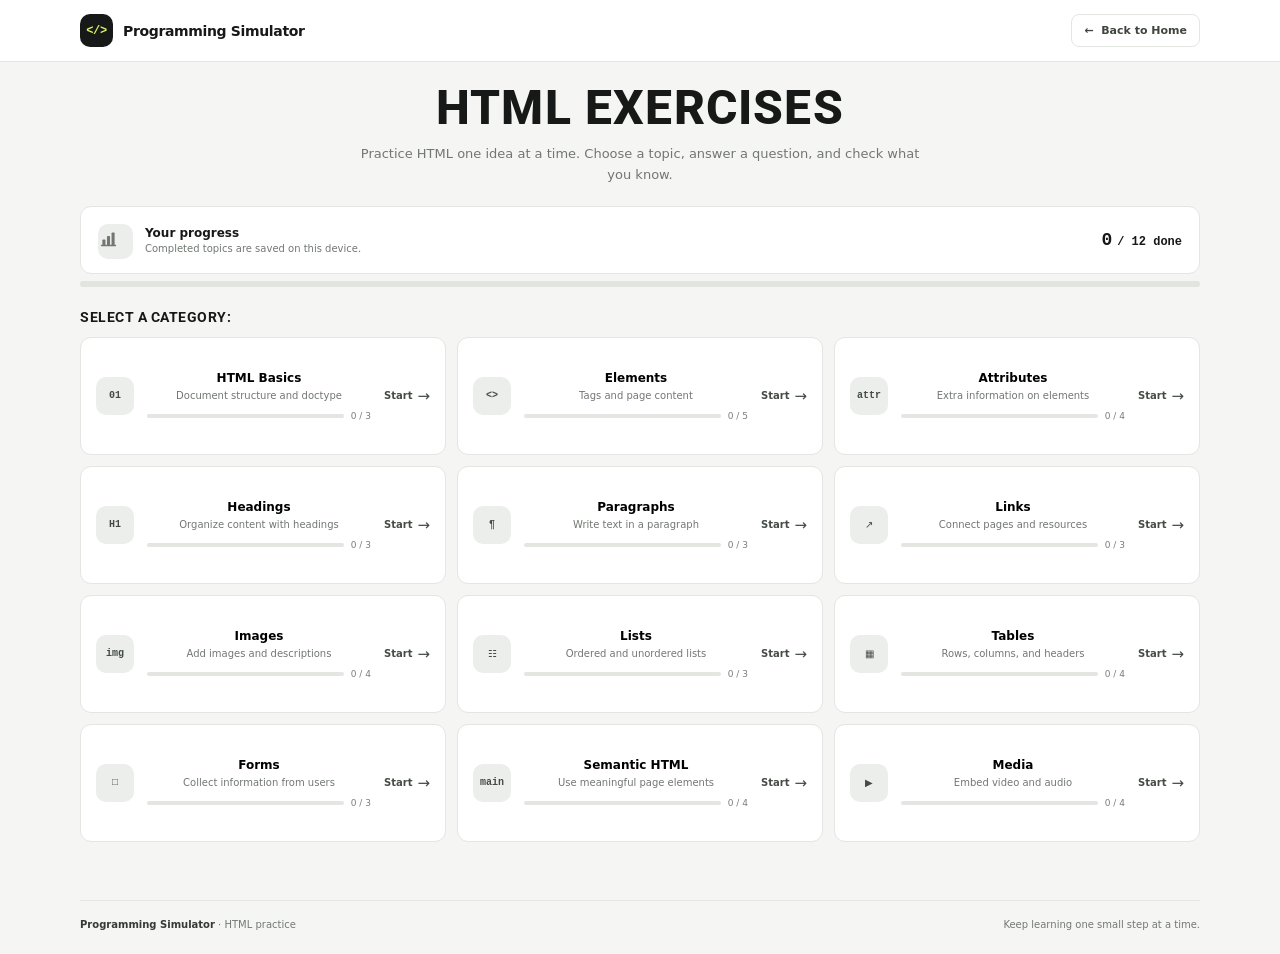
<file: pages/html-exercises.html>
<!doctype html>
<html lang="en">
  <head>
    <meta charset="utf-8" />
    <meta name="viewport" content="width=device-width, initial-scale=1" />
    <meta name="theme-color" content="#f5f5f3" />
    <link rel="manifest" href="../manifest.webmanifest" />
    <meta
      name="description"
      content="Practice HTML with beginner-friendly exercises on elements, headings, links, images, lists, tables, and forms."
    />
    <title>HTML Exercises — Programming Simulator</title>
    <link rel="preconnect" href="https://fonts.googleapis.com" />
    <link rel="preconnect" href="https://fonts.gstatic.com" crossorigin />
    <link
      href="https://fonts.googleapis.com/css2?family=Roboto:wght@400;500;600;700;800&display=swap"
      rel="stylesheet"
    />
    <link rel="stylesheet" href="../stylesheets/exercises.css" />
  </head>
  <body>
    <header class="header">
      <div class="wrap header-inner">
        <a class="brand" href="../index.html"
          ><span class="brand-mark">&lt;/&gt;</span
          ><span>Programming Simulator</span></a
        >
        <a class="back-link" href="../index.html#home">←&nbsp; Back to Home</a>
      </div>
    </header>
    <main class="wrap">
      <section class="page-intro">
        <h1>HTML Exercises</h1>
        <p>
          Practice HTML one idea at a time. Choose a topic, answer a question,
          and check what you know.
        </p>
      </section>
      <section class="progress-row" aria-label="HTML exercise progress">
        <div class="progress-copy">
          <span class="progress-icon" aria-hidden="true"
            ><svg viewBox="0 0 24 24" fill="none">
              <path
                d="M4 20h16"
                stroke="currentColor"
                stroke-width="1.6"
                stroke-linecap="round"
              />
              <rect
                x="5"
                y="13"
                width="3.5"
                height="7"
                rx="1"
                fill="currentColor"
              />
              <rect
                x="10.25"
                y="9"
                width="3.5"
                height="11"
                rx="1"
                fill="currentColor"
              />
              <rect
                x="15.5"
                y="5"
                width="3.5"
                height="15"
                rx="1"
                fill="currentColor"
              /></svg
          ></span>
          <div>
            <strong>Your progress</strong
            ><span>Completed topics are saved on this device.</span>
          </div>
        </div>
        <div class="progress-count">
          <strong id="done-count">0</strong><span>/ 12 done</span>
        </div>
      </section>
      <div class="progress-track" aria-hidden="true">
        <div class="progress-fill" id="progress-fill"></div>
      </div>
      <section aria-labelledby="categories-title">
        <div class="categories-head">
          <h2 id="categories-title">Select a Category:</h2>
          <a class="code-lab-jump" href="#code-lab"
            >Want to write code? Try the editor ↓</a
          >
        </div>
        <div class="category-grid" id="category-grid">
          <button class="category" type="button" data-category="HTML Basics">
            <span class="category-icon">01</span
            ><span class="category-info"
              ><strong>HTML Basics</strong
              ><span>Document structure and doctype</span
              ><span class="category-progress"
                ><span class="category-progress-track"
                  ><i class="category-progress-fill"></i></span
                ><small>0 / 3</small></span
              ></span
            ><span class="category-action"><span>Start</span><b>→</b></span>
          </button>
          <button class="category" type="button" data-category="Elements">
            <span class="category-icon">&lt;&gt;</span
            ><span class="category-info"
              ><strong>Elements</strong><span>Tags and page content</span
              ><span class="category-progress"
                ><span class="category-progress-track"
                  ><i class="category-progress-fill"></i></span
                ><small>0 / 5</small></span
              ></span
            ><span class="category-action"><span>Start</span><b>→</b></span>
          </button>
          <button class="category" type="button" data-category="Attributes">
            <span class="category-icon">attr</span
            ><span class="category-info"
              ><strong>Attributes</strong
              ><span>Extra information on elements</span
              ><span class="category-progress"
                ><span class="category-progress-track"
                  ><i class="category-progress-fill"></i></span
                ><small>0 / 4</small></span
              ></span
            ><span class="category-action"><span>Start</span><b>→</b></span>
          </button>
          <button class="category" type="button" data-category="Headings">
            <span class="category-icon">H1</span
            ><span class="category-info"
              ><strong>Headings</strong
              ><span>Organize content with headings</span
              ><span class="category-progress"
                ><span class="category-progress-track"
                  ><i class="category-progress-fill"></i></span
                ><small>0 / 3</small></span
              ></span
            ><span class="category-action"><span>Start</span><b>→</b></span>
          </button>
          <button class="category" type="button" data-category="Paragraphs">
            <span class="category-icon">¶</span
            ><span class="category-info"
              ><strong>Paragraphs</strong><span>Write text in a paragraph</span
              ><span class="category-progress"
                ><span class="category-progress-track"
                  ><i class="category-progress-fill"></i></span
                ><small>0 / 3</small></span
              ></span
            ><span class="category-action"><span>Start</span><b>→</b></span>
          </button>
          <button class="category" type="button" data-category="Links">
            <span class="category-icon">↗</span
            ><span class="category-info"
              ><strong>Links</strong><span>Connect pages and resources</span
              ><span class="category-progress"
                ><span class="category-progress-track"
                  ><i class="category-progress-fill"></i></span
                ><small>0 / 3</small></span
              ></span
            ><span class="category-action"><span>Start</span><b>→</b></span>
          </button>
          <button class="category" type="button" data-category="Images">
            <span class="category-icon">img</span
            ><span class="category-info"
              ><strong>Images</strong><span>Add images and descriptions</span
              ><span class="category-progress"
                ><span class="category-progress-track"
                  ><i class="category-progress-fill"></i></span
                ><small>0 / 4</small></span
              ></span
            ><span class="category-action"><span>Start</span><b>→</b></span>
          </button>
          <button class="category" type="button" data-category="Lists">
            <span class="category-icon">☷</span
            ><span class="category-info"
              ><strong>Lists</strong><span>Ordered and unordered lists</span
              ><span class="category-progress"
                ><span class="category-progress-track"
                  ><i class="category-progress-fill"></i></span
                ><small>0 / 3</small></span
              ></span
            ><span class="category-action"><span>Start</span><b>→</b></span>
          </button>
          <button class="category" type="button" data-category="Tables">
            <span class="category-icon">▦</span
            ><span class="category-info"
              ><strong>Tables</strong><span>Rows, columns, and headers</span
              ><span class="category-progress"
                ><span class="category-progress-track"
                  ><i class="category-progress-fill"></i></span
                ><small>0 / 4</small></span
              ></span
            ><span class="category-action"><span>Start</span><b>→</b></span>
          </button>
          <button class="category" type="button" data-category="Forms">
            <span class="category-icon">□</span
            ><span class="category-info"
              ><strong>Forms</strong><span>Collect information from users</span
              ><span class="category-progress"
                ><span class="category-progress-track"
                  ><i class="category-progress-fill"></i></span
                ><small>0 / 3</small></span
              ></span
            ><span class="category-action"><span>Start</span><b>→</b></span>
          </button>
          <button class="category" type="button" data-category="Semantic HTML">
            <span class="category-icon">main</span
            ><span class="category-info"
              ><strong>Semantic HTML</strong
              ><span>Use meaningful page elements</span
              ><span class="category-progress"
                ><span class="category-progress-track"
                  ><i class="category-progress-fill"></i></span
                ><small>0 / 4</small></span
              ></span
            ><span class="category-action"><span>Start</span><b>→</b></span>
          </button>
          <button class="category" type="button" data-category="Media">
            <span class="category-icon">▶</span
            ><span class="category-info"
              ><strong>Media</strong><span>Embed video and audio</span
              ><span class="category-progress"
                ><span class="category-progress-track"
                  ><i class="category-progress-fill"></i></span
                ><small>0 / 4</small></span
              ></span
            ><span class="category-action"><span>Start</span><b>→</b></span>
          </button>
        </div>
      </section>
      <section
        class="code-lab"
        id="code-lab"
        data-language="HTML"
        aria-labelledby="code-lab-title"
      >
        <div class="code-lab-heading">
          <div class="kicker">Extra practice</div>
          <h2 id="code-lab-title">Write and run HTML</h2>
          <p>
            Try changing the example, then run your code to see the page update.
          </p>
        </div>
        <div class="code-lab-grid">
          <div class="code-editor-panel">
            <div class="code-panel-head">
              <label for="code-input">Your code</label
              ><span class="code-language">HTML</span>
            </div>
            <textarea
              id="code-input"
              spellcheck="false"
              autocapitalize="off"
              aria-describedby="code-lab-status"
            ></textarea>
            <div class="code-panel-actions">
              <button class="run-code" id="run-code" type="button">
                Run code <span aria-hidden="true">→</span></button
              ><button class="reset-code" id="reset-code" type="button">
                Reset example
              </button>
            </div>
          </div>
          <div class="code-output-panel">
            <div class="code-panel-head">
              <strong>Live preview</strong><span>OUTPUT</span>
            </div>
            <iframe
              id="code-preview"
              title="HTML code preview"
              sandbox="allow-scripts"
            ></iframe>
            <div id="sql-results" class="sql-results" hidden></div>
          </div>
        </div>
        <p
          class="code-lab-status"
          id="code-lab-status"
          role="status"
          aria-live="polite"
        >
          Edit the example and run your code.
        </p>
      </section>
    </main>
    <footer class="wrap">
      <span><strong>Programming Simulator</strong> · HTML practice</span
      ><span>Keep learning one small step at a time.</span>
    </footer>
    <dialog
      class="question-dialog"
      id="question-dialog"
      aria-labelledby="dialog-question-title"
    >
      <div class="question-dialog-head">
        <div>
          <h2 id="dialog-question-title">HTML Basics</h2>
          <span id="exercise-category-count">Topic 1 of 12</span>
        </div>
        <button
          class="question-dialog-close"
          id="question-dialog-close"
          type="button"
          aria-label="Close exercise"
        >
          ×
        </button>
      </div>
      <section class="question-card" aria-live="polite">
        <div class="question-progress">
          <span class="question-progress-track"
            ><span
              class="question-progress-fill"
              id="question-progress-fill"
            ></span></span
          ><span class="question-progress-count" id="question-progress-count"
            >0 / 1 complete</span
          >
        </div>
        <p class="question-number" id="question-number">QUESTION 1</p>
        <p class="question-text" id="question-text"></p>
        <div class="answer-options" id="answer-options"></div>
        <div class="answer-footer">
          <span class="answer-feedback" id="answer-feedback" role="status"
            >Write your code, then check your answer.</span
          >
          <div class="answer-actions">
            <button class="check-button" id="check-answer" type="button">
              Check answer
            </button>
          </div>
        </div>
        <p class="hint">
          Tip: Run your code to preview it, then edit and check again if needed.
        </p>
        <div
          class="success-panel"
          id="success-panel"
          aria-labelledby="success-title"
        >
          <h2 id="success-title">Correct Answer!</h2>
          <button id="success-next-question" type="button">
            Next Question »
          </button>
        </div>
        <div class="wrong-panel" id="wrong-panel" aria-labelledby="wrong-title">
          <h2 id="wrong-title">Wrong Answer!</h2>
          <button id="try-again" type="button">Try Again</button>
        </div>
      </section>
    </dialog>
    <script>
      const exercises = {
        "HTML Basics": [
          {
            question: "Create a heading text using the <h1> element.",
            options: ["<!DOCTYPE html>", "<html5>", "<doctype>"],
            answer: "<h1>",
          },
          {
            question: "Which element contains all visible page content?",
            options: ["<body>", "<head>", "<title>"],
            answer: "<body>",
          },
          {
            question: "Which element sets the text shown in the browser tab?",
            options: ["<meta>", "<title>", "<caption>"],
            answer: "<title>",
          },
        ],
        Elements: [
          {
            question: "Make a paragraph using <p> and </p>.",
            options: ["<text>", "<p>", "<paragraph>"],
            answer: "<p>",
          },
          {
            question: "Which tag inserts a line break?",
            options: ["<break>", "<br>", "<lb>"],
            answer: "<br>",
          },
          {
            question: "Which element marks an item in a list?",
            options: ["<li>", "<item>", "<list>"],
            answer: "<li>",
          },
          {
            question: "Which tag creates the main heading in a document?",
            options: ["<h1>", "<head>", "<heading>"],
            answer: "<h1>",
          },
          {
            question: "Which element marks text with strong importance?",
            options: ["<strong>", "<bold>", "<important>"],
            answer: "<strong>",
          },
        ],
        Attributes: [
          {
            question: "Which attribute provides the destination for a link?",
            options: ["src", "href", "alt"],
            answer: "href",
          },
          {
            question: "Which attribute sets the source file for an image?",
            options: ["href", "src", "target"],
            answer: "src",
          },
          {
            question: "Which attribute provides alternative text for an image?",
            options: ["alt", "name", "value"],
            answer: "alt",
          },
          {
            question: "Which attribute tells a link to open in a new tab?",
            options: ['target="_blank"', 'open="new"', 'tab="new"'],
            answer: 'target="_blank"',
          },
        ],
        Headings: [
          {
            question: "Which heading element is the largest by default?",
            options: ["<h6>", "<heading>", "<h1>"],
            answer: "<h1>",
          },
          {
            question: "Which heading element is the smallest by default?",
            options: ["<h1>", "<h6>", "<h7>"],
            answer: "<h6>",
          },
          {
            question: "Which heading usually follows an <h1> as a subsection?",
            options: ["<h2>", "<h5>", "<p>"],
            answer: "<h2>",
          },
        ],
        Paragraphs: [
          {
            question: "Which tag starts a paragraph in HTML?",
            options: ["<p>", "<para>", "<text>"],
            answer: "<p>",
          },
          {
            question:
              "Which element creates a thematic break between sections?",
            options: ["<hr>", "<line>", "<break>"],
            answer: "<hr>",
          },
          {
            question: "Which tag adds a line break inside text?",
            options: ["<br>", "<lb>", "<newline>"],
            answer: "<br>",
          },
        ],
        Links: [
          {
            question: "Which element creates a clickable link?",
            options: ["<link>", "<a>", "<href>"],
            answer: "<a>",
          },
          {
            question: "Which attribute contains a link destination?",
            options: ["src", "href", "alt"],
            answer: "href",
          },
          {
            question: "Which target value opens a link in a new tab?",
            options: ["_blank", "_newtab", "_window"],
            answer: "_blank",
          },
        ],
        Images: [
          {
            question: "Which element displays an image?",
            options: ["<picture-file>", "<img>", "<image>"],
            answer: "<img>",
          },
          {
            question: "Which attribute gives an image its file location?",
            options: ["href", "src", "alt"],
            answer: "src",
          },
          {
            question: "Why is alt text useful?",
            options: [
              "It describes the image",
              "It changes image size",
              "It creates a link",
            ],
            answer: "It describes the image",
          },
          {
            question:
              "Which attribute controls the image description for assistive technology?",
            options: ["alt", "title", "caption"],
            answer: "alt",
          },
        ],
        Lists: [
          {
            question: "Which element creates a numbered list?",
            options: ["<ul>", "<ol>", "<li>"],
            answer: "<ol>",
          },
          {
            question: "Which element creates a bulleted list?",
            options: ["<ul>", "<ol>", "<dl>"],
            answer: "<ul>",
          },
          {
            question:
              "Which element wraps each item in an ordered or unordered list?",
            options: ["<item>", "<li>", "<list>"],
            answer: "<li>",
          },
        ],
        Tables: [
          {
            question: "Which element represents a table row?",
            options: ["<td>", "<th>", "<tr>"],
            answer: "<tr>",
          },
          {
            question: "Which element represents a regular table cell?",
            options: ["<td>", "<tr>", "<tc>"],
            answer: "<td>",
          },
          {
            question: "Which element marks a header cell in a table?",
            options: ["<thead>", "<th>", "<header>"],
            answer: "<th>",
          },
          {
            question: "Which element adds a caption to a table?",
            options: ["<caption>", "<title>", "<label>"],
            answer: "<caption>",
          },
        ],
        Forms: [
          {
            question: "Which element creates a form?",
            options: ["<form>", "<input>", "<fieldset>"],
            answer: "<form>",
          },
          {
            question: "Which input type is designed for a single line of text?",
            options: ['type="text"', 'type="paragraph"', 'type="line"'],
            answer: 'type="text"',
          },
          {
            question: "Which element can submit form data when clicked?",
            options: ['<button type="submit">', "<label>", "<legend>"],
            answer: '<button type="submit">',
          },
        ],
        "Semantic HTML": [
          {
            question: "Which element usually contains the main page content?",
            options: ["<main>", "<span>", "<b>"],
            answer: "<main>",
          },
          {
            question: "Which element groups navigation links?",
            options: ["<nav>", "<aside>", "<summary>"],
            answer: "<nav>",
          },
          {
            question:
              "Which element represents the footer of a page or section?",
            options: ["<bottom>", "<footer>", "<end>"],
            answer: "<footer>",
          },
          {
            question:
              "Which element introduces content at the top of a page or section?",
            options: ["<header>", "<top>", "<intro>"],
            answer: "<header>",
          },
        ],
        Media: [
          {
            question: "Which element embeds a video in a webpage?",
            options: ["<movie>", "<video>", "<media>"],
            answer: "<video>",
          },
          {
            question: "Which element embeds sound content?",
            options: ["<sound>", "<audio>", "<music>"],
            answer: "<audio>",
          },
          {
            question:
              "Which boolean attribute displays built-in playback controls?",
            options: ["controls", "play", "toolbar"],
            answer: "controls",
          },
          {
            question: "Which element can provide multiple media file choices?",
            options: ["<source>", "<choice>", "<tracklist>"],
            answer: "<source>",
          },
        ],
      };
      const categories = [...document.querySelectorAll(".category")];
      const questionDialog = document.querySelector("#question-dialog");
      const answerOptions = document.querySelector("#answer-options");
      const feedback = document.querySelector("#answer-feedback");
      const successPanel = document.querySelector("#success-panel");
      const wrongPanel = document.querySelector("#wrong-panel");
      const progressKey =
        "programming-simulator-html-coding-exercise-progress-v2";
      let completedQuestions = JSON.parse(
        localStorage.getItem(progressKey) || "{}",
      );
      let selected = "";
      let expected = "";
      let currentCategory = "";
      let currentQuestionIndex = 0;

      function completedInCategory(name) {
        return completedQuestions[name] || [];
      }
      function practicalPrompt(question, answer) {
        if (answer === "<h1>")
          return "Create a heading text using the <h1> element.";
        if (answer === "<p>") return "Make a paragraph using <p> and </p>.";
        return `Write a small HTML example using “${answer}” to practice this concept: ${question}`;
      }
      function updateProgress() {
        const completedTopics = categories.filter(
          (card) =>
            completedInCategory(card.dataset.category).length ===
            exercises[card.dataset.category].length,
        ).length;
        document.querySelector("#done-count").textContent = completedTopics;
        document.querySelector("#progress-fill").style.width =
          `${(completedTopics / categories.length) * 100}%`;
        categories.forEach((card) => {
          const total = exercises[card.dataset.category].length;
          const count = completedInCategory(card.dataset.category).length;
          const done = count === total;
          card.classList.toggle("done", done);
          card.querySelector(".category-action span").textContent = done
            ? "Done"
            : "Start";
          card.querySelector(".category-progress small").textContent =
            `${count} / ${total}`;
          card.querySelector(".category-progress-fill").style.width =
            `${(count / total) * 100}%`;
        });
      }
      function openCategory(name) {
        const questions = exercises[name];
        currentCategory = name;
        const completed = completedInCategory(name);
        currentQuestionIndex = questions.findIndex(
          (_, index) => !completed.includes(index),
        );
        if (currentQuestionIndex < 0) currentQuestionIndex = 0;
        const data = questions[currentQuestionIndex];
        selected = "";
        expected = data.answer;
        document.querySelector("#dialog-question-title").textContent = name;
        document.querySelector("#exercise-category-count").textContent =
          `TOPIC ${categories.findIndex((c) => c.dataset.category === name) + 1} OF ${categories.length}`;
        document.querySelector("#question-progress-fill").style.width =
          `${(completed.length / questions.length) * 100}%`;
        document.querySelector("#question-progress-count").textContent =
          `${completed.length} / ${questions.length} complete`;
        document.querySelector("#question-number").textContent =
          `QUESTION ${currentQuestionIndex + 1} OF ${questions.length}`;
        document.querySelector("#question-text").textContent = practicalPrompt(
          data.question,
          data.answer,
        );
        window.setExerciseCodeTask?.(data.question, data.answer);
        successPanel.classList.remove("show");
        wrongPanel.classList.remove("show");
        feedback.textContent = "Write your code, then check your answer.";
        answerOptions.hidden = true;
        answerOptions.replaceChildren();
        if (!questionDialog.open) questionDialog.showModal();
        document.querySelector("#question-dialog-close").focus();
      }
      categories.forEach((card) =>
        card.addEventListener("click", () =>
          openCategory(card.dataset.category),
        ),
      );
      document
        .querySelector("#question-dialog-close")
        .addEventListener("click", () => questionDialog.close());
      document.querySelector("#check-answer").addEventListener("click", () => {
        if (!window.checkExerciseCodeTask?.()) {
          feedback.textContent =
            "That code does not meet the task yet. Edit it and try again.";
          wrongPanel.classList.add("show");
          document.querySelector("#try-again").focus();
          return;
        }
        {
          const completed = completedInCategory(currentCategory);
          if (!completed.includes(currentQuestionIndex))
            completed.push(currentQuestionIndex);
          completedQuestions[currentCategory] = completed;
          localStorage.setItem(progressKey, JSON.stringify(completedQuestions));
          updateProgress();
          document.querySelector("#question-progress-fill").style.width =
            `${(completed.length / exercises[currentCategory].length) * 100}%`;
          document.querySelector("#question-progress-count").textContent =
            `${completed.length} / ${exercises[currentCategory].length} complete`;
          feedback.textContent = "Correct! Question completed.";
          const categoryDone =
            completed.length === exercises[currentCategory].length;
          const nextButton = document.querySelector("#success-next-question");
          nextButton.textContent = categoryDone
            ? "Next Category »"
            : "Next Question »";
          successPanel.classList.add("show");
          nextButton.focus();
        }
      });
      document.querySelector("#try-again").addEventListener("click", () => {
        wrongPanel.classList.remove("show");
        feedback.textContent = "Edit your code, then check your answer again.";
        document.querySelector("#code-input")?.focus();
      });
      document
        .querySelector("#success-next-question")
        .addEventListener("click", () => {
          const completed = completedInCategory(currentCategory);
          if (completed.length < exercises[currentCategory].length) {
            openCategory(currentCategory);
            return;
          }
          const currentIndex = categories.findIndex(
            (card) => card.dataset.category === currentCategory,
          );
          const next =
            categories
              .slice(currentIndex + 1)
              .find(
                (card) =>
                  completedInCategory(card.dataset.category).length <
                  exercises[card.dataset.category].length,
              ) ||
            categories.find(
              (card) =>
                completedInCategory(card.dataset.category).length <
                exercises[card.dataset.category].length,
            );
          openCategory(
            next ? next.dataset.category : categories[0].dataset.category,
          );
        });
      updateProgress();
    </script>
    <script src="../javascripts/code-lab.js"></script>
    <script src="../javascripts/offline.js"></script>
  </body>
</html>
</file>
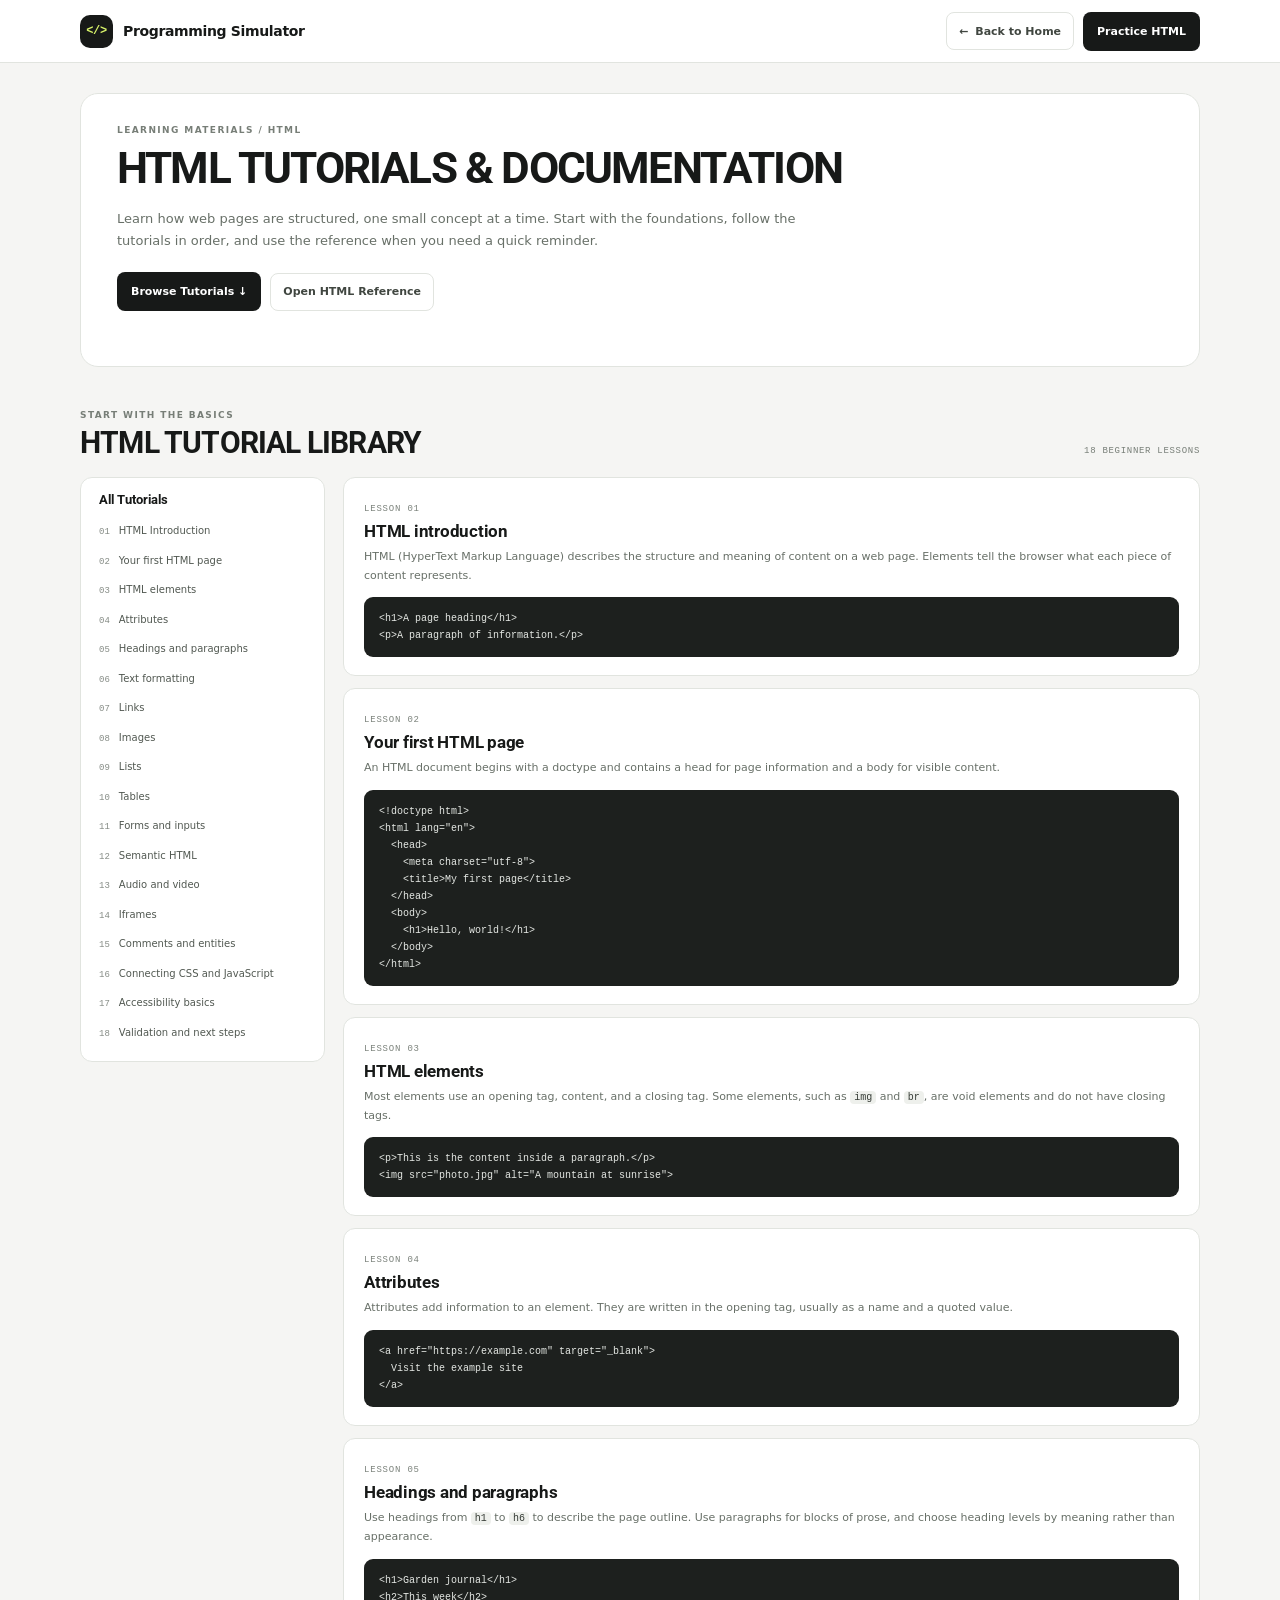
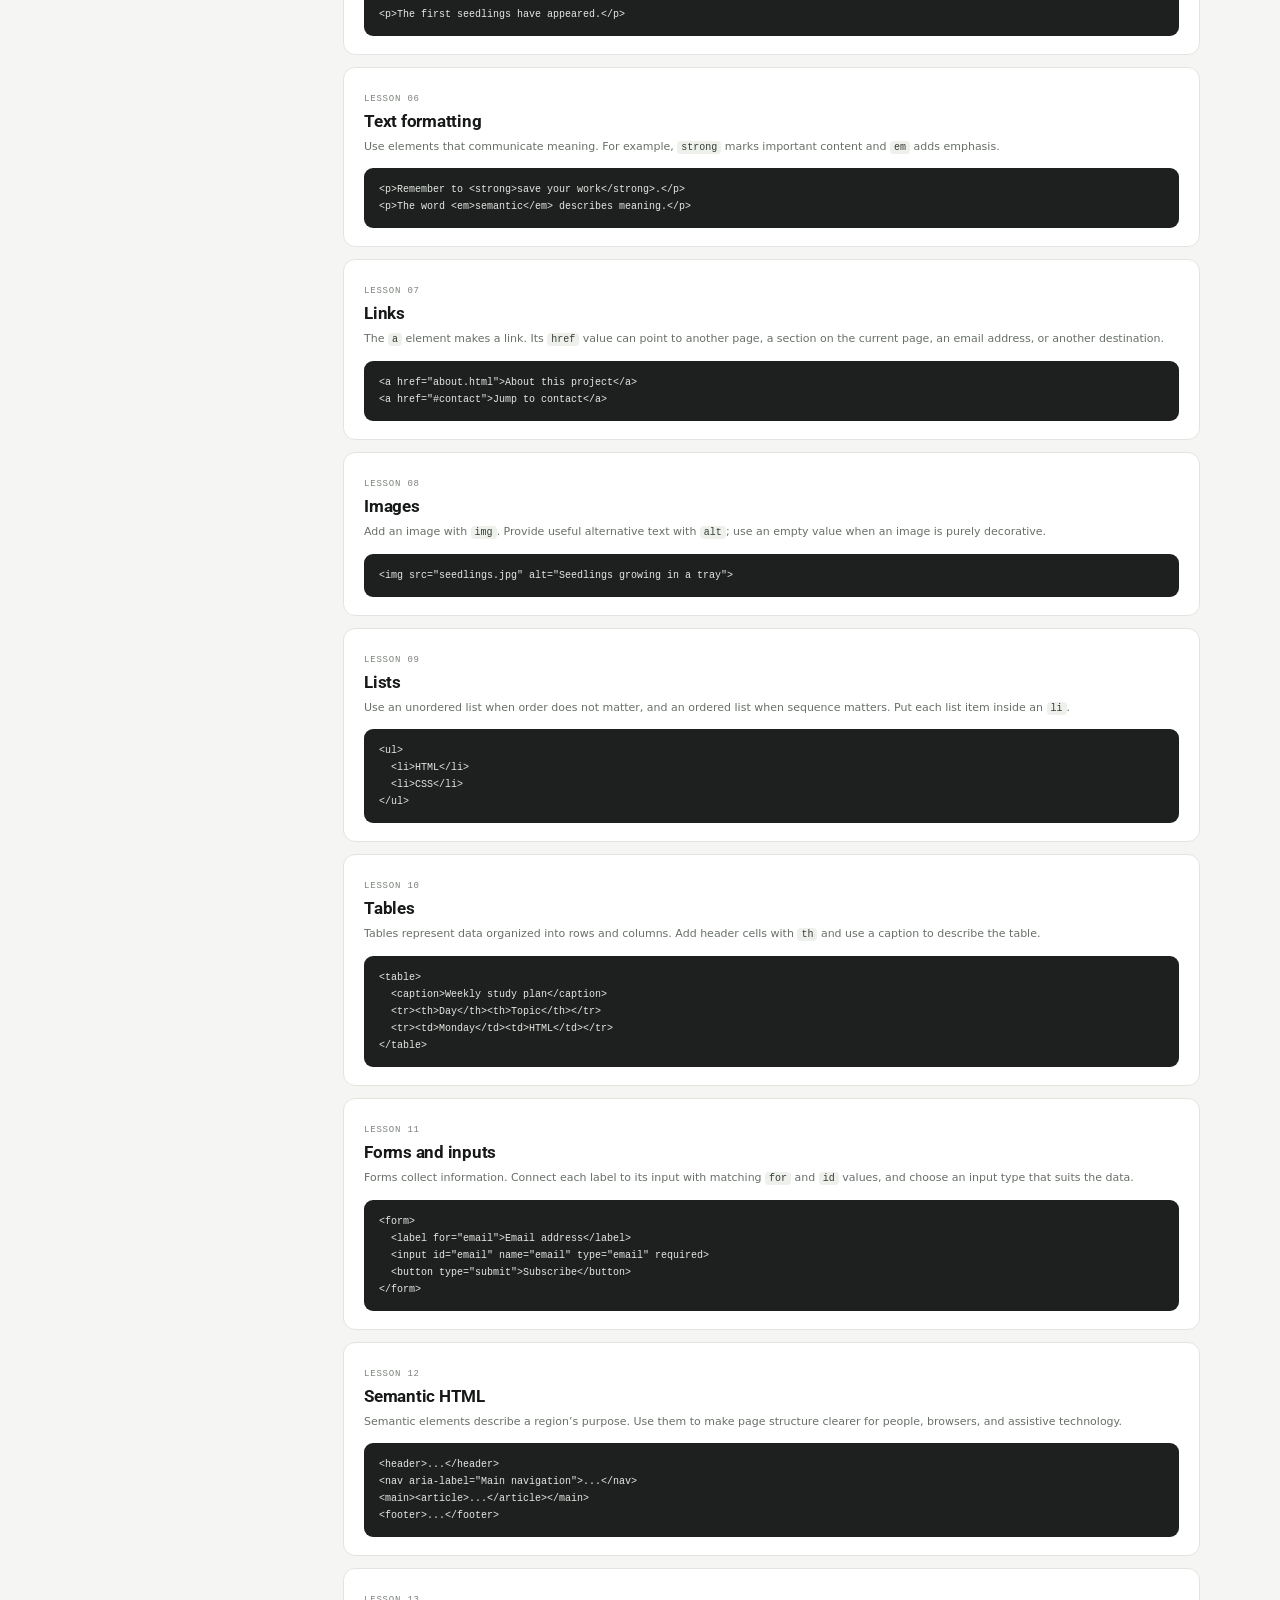
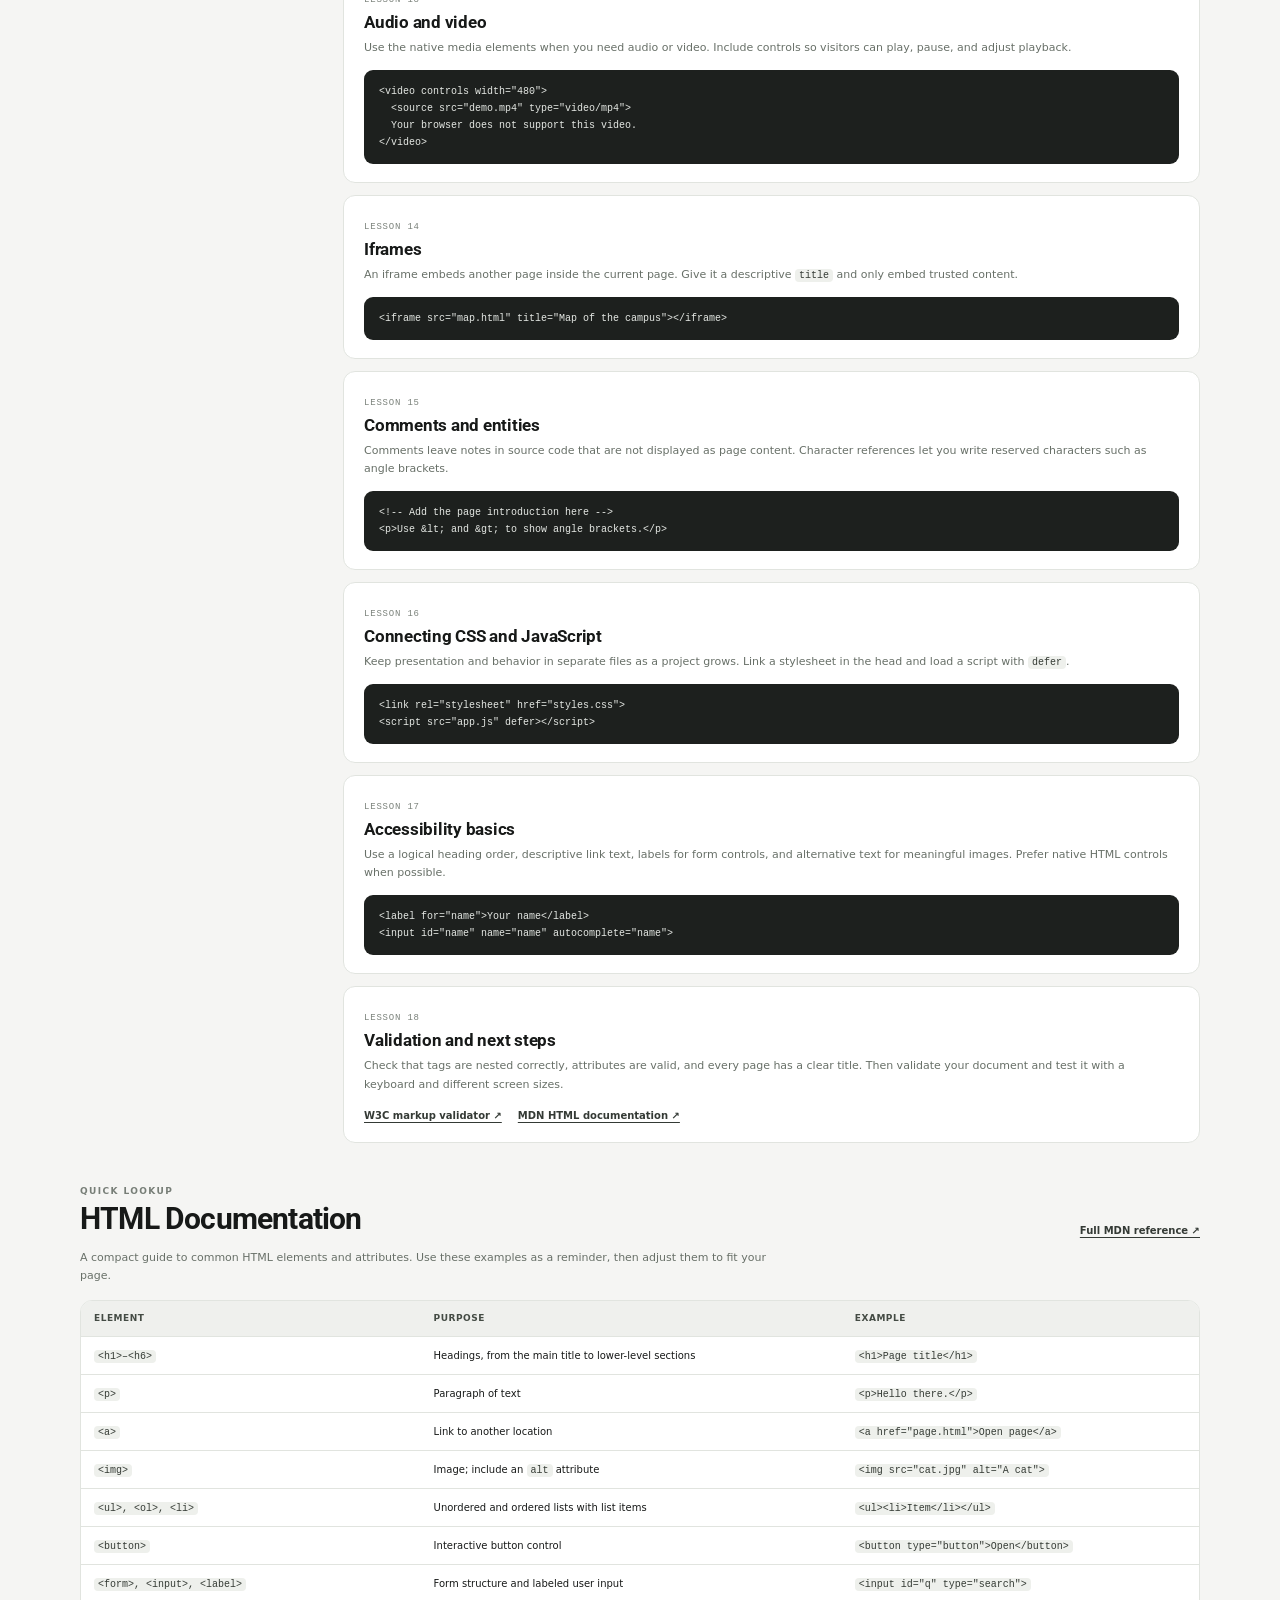
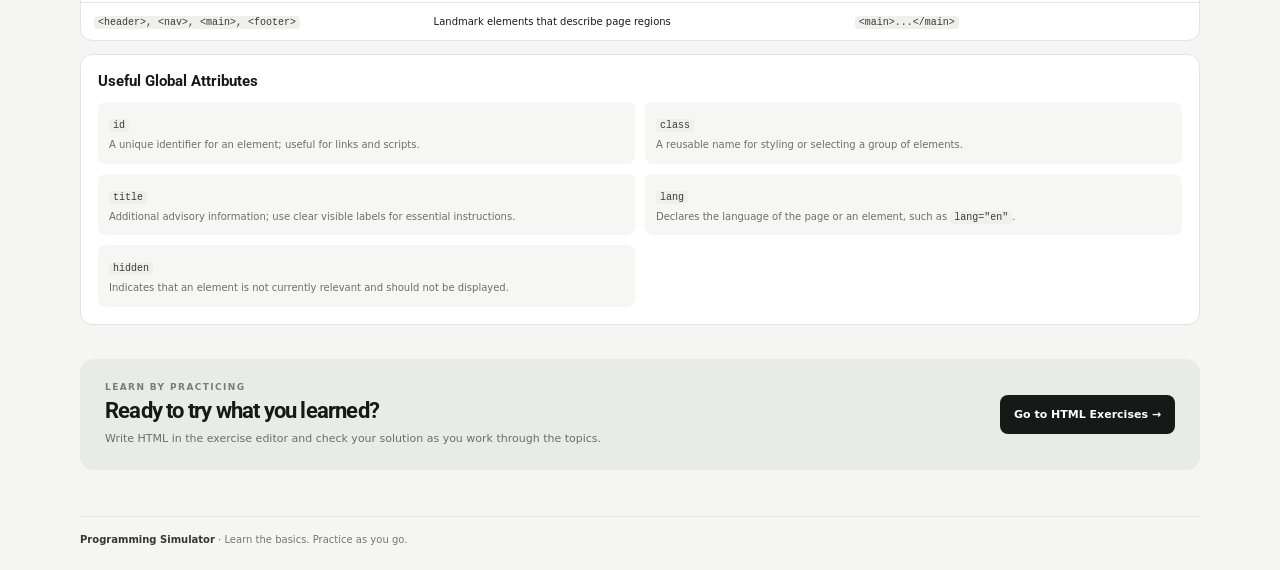
<file: pages/html-learning.html>
<!doctype html>
<html lang="en">
  <head>
    <meta charset="utf-8" />
    <meta name="viewport" content="width=device-width, initial-scale=1" />
    <meta name="theme-color" content="#f5f5f3" />
    <link rel="manifest" href="../manifest.webmanifest" />
    <meta
      name="description"
      content="Beginner-friendly HTML tutorials and a practical reference for building accessible web pages."
    />
    <title>HTML Learning Materials — Programming Simulator</title>
    <link rel="preconnect" href="https://fonts.googleapis.com" />
    <link rel="preconnect" href="https://fonts.gstatic.com" crossorigin />
    <link
      href="https://fonts.googleapis.com/css2?family=Roboto:wght@400;500;600;700;800&display=swap"
      rel="stylesheet"
    />
    <link rel="stylesheet" href="../stylesheets/learning.css" />
  </head>
  <body>
    <header class="site-header">
      <div class="wrap header-inner">
        <a
          class="brand"
          href="../index.html#home"
          aria-label="Programming Simulator home"
          ><span class="brand-mark">&lt;/&gt;</span
          ><span>Programming Simulator</span></a
        >
        <nav class="header-actions" aria-label="Page navigation">
          <a class="back-link" href="../index.html#home"
            >← <span>Back to Home</span></a
          >
          <a class="primary-link" href="html-exercises.html">Practice HTML</a>
        </nav>
      </div>
    </header>

    <main class="wrap">
      <section class="intro" aria-labelledby="page-title">
        <p class="eyebrow">LEARNING MATERIALS / HTML</p>
        <h1 id="page-title">HTML TUTORIALS &amp; DOCUMENTATION</h1>
        <p class="intro-copy">
          Learn how web pages are structured, one small concept at a time. Start
          with the foundations, follow the tutorials in order, and use the
          reference when you need a quick reminder.
        </p>
        <div class="intro-actions">
          <a class="primary-link" href="#tutorials">Browse Tutorials ↓</a
          ><a class="secondary-link" href="#reference">Open HTML Reference</a>
        </div>
      </section>

      <section
        class="tutorials-section"
        id="tutorials"
        aria-labelledby="tutorials-title"
      >
        <div class="section-heading">
          <div>
            <p class="eyebrow">START WITH THE BASICS</p>
            <h2 id="tutorials-title">HTML TUTORIAL LIBRARY</h2>
          </div>
          <span class="count-label">18 BEGINNER LESSONS</span>
        </div>
        <div class="tutorial-layout">
          <aside class="lesson-index" aria-label="HTML tutorial list">
            <h3>All Tutorials</h3>
            <a href="#html-intro"><span>01</span> HTML Introduction</a>
            <a href="#first-page"><span>02</span> Your first HTML page</a>
            <a href="#elements"><span>03</span> HTML elements</a>
            <a href="#attributes"><span>04</span> Attributes</a>
            <a href="#headings"><span>05</span> Headings and paragraphs</a>
            <a href="#text"><span>06</span> Text formatting</a>
            <a href="#links"><span>07</span> Links</a>
            <a href="#images"><span>08</span> Images</a>
            <a href="#lists"><span>09</span> Lists</a>
            <a href="#tables"><span>10</span> Tables</a>
            <a href="#forms"><span>11</span> Forms and inputs</a>
            <a href="#semantic"><span>12</span> Semantic HTML</a>
            <a href="#media"><span>13</span> Audio and video</a>
            <a href="#iframes"><span>14</span> Iframes</a>
            <a href="#comments"><span>15</span> Comments and entities</a>
            <a href="#css-js"><span>16</span> Connecting CSS and JavaScript</a>
            <a href="#accessibility"><span>17</span> Accessibility basics</a>
            <a href="#validation"><span>18</span> Validation and next steps</a>
          </aside>

          <div class="lesson-list">
            <article class="lesson" id="html-intro">
              <span class="lesson-number">LESSON 01</span>
              <h3>HTML introduction</h3>
              <p>
                HTML (HyperText Markup Language) describes the structure and
                meaning of content on a web page. Elements tell the browser what
                each piece of content represents.
              </p>
              <pre><code>&lt;h1&gt;A page heading&lt;/h1&gt;
&lt;p&gt;A paragraph of information.&lt;/p&gt;</code></pre>
            </article>
            <article class="lesson" id="first-page">
              <span class="lesson-number">LESSON 02</span>
              <h3>Your first HTML page</h3>
              <p>
                An HTML document begins with a doctype and contains a head for
                page information and a body for visible content.
              </p>
              <pre><code>&lt;!doctype html&gt;
&lt;html lang="en"&gt;
  &lt;head&gt;
    &lt;meta charset="utf-8"&gt;
    &lt;title&gt;My first page&lt;/title&gt;
  &lt;/head&gt;
  &lt;body&gt;
    &lt;h1&gt;Hello, world!&lt;/h1&gt;
  &lt;/body&gt;
&lt;/html&gt;</code></pre>
            </article>
            <article class="lesson" id="elements">
              <span class="lesson-number">LESSON 03</span>
              <h3>HTML elements</h3>
              <p>
                Most elements use an opening tag, content, and a closing tag.
                Some elements, such as <code>img</code> and <code>br</code>, are
                void elements and do not have closing tags.
              </p>
              <pre><code>&lt;p&gt;This is the content inside a paragraph.&lt;/p&gt;
&lt;img src="photo.jpg" alt="A mountain at sunrise"&gt;</code></pre>
            </article>
            <article class="lesson" id="attributes">
              <span class="lesson-number">LESSON 04</span>
              <h3>Attributes</h3>
              <p>
                Attributes add information to an element. They are written in
                the opening tag, usually as a name and a quoted value.
              </p>
              <pre><code>&lt;a href="https://example.com" target="_blank"&gt;
  Visit the example site
&lt;/a&gt;</code></pre>
            </article>
            <article class="lesson" id="headings">
              <span class="lesson-number">LESSON 05</span>
              <h3>Headings and paragraphs</h3>
              <p>
                Use headings from <code>h1</code> to <code>h6</code> to describe
                the page outline. Use paragraphs for blocks of prose, and choose
                heading levels by meaning rather than appearance.
              </p>
              <pre><code>&lt;h1&gt;Garden journal&lt;/h1&gt;
&lt;h2&gt;This week&lt;/h2&gt;
&lt;p&gt;The first seedlings have appeared.&lt;/p&gt;</code></pre>
            </article>
            <article class="lesson" id="text">
              <span class="lesson-number">LESSON 06</span>
              <h3>Text formatting</h3>
              <p>
                Use elements that communicate meaning. For example,
                <code>strong</code> marks important content and
                <code>em</code> adds emphasis.
              </p>
              <pre><code>&lt;p&gt;Remember to &lt;strong&gt;save your work&lt;/strong&gt;.&lt;/p&gt;
&lt;p&gt;The word &lt;em&gt;semantic&lt;/em&gt; describes meaning.&lt;/p&gt;</code></pre>
            </article>
            <article class="lesson" id="links">
              <span class="lesson-number">LESSON 07</span>
              <h3>Links</h3>
              <p>
                The <code>a</code> element makes a link. Its
                <code>href</code> value can point to another page, a section on
                the current page, an email address, or another destination.
              </p>
              <pre><code>&lt;a href="about.html"&gt;About this project&lt;/a&gt;
&lt;a href="#contact"&gt;Jump to contact&lt;/a&gt;</code></pre>
            </article>
            <article class="lesson" id="images">
              <span class="lesson-number">LESSON 08</span>
              <h3>Images</h3>
              <p>
                Add an image with <code>img</code>. Provide useful alternative
                text with <code>alt</code>; use an empty value when an image is
                purely decorative.
              </p>
              <pre><code>&lt;img src="seedlings.jpg" alt="Seedlings growing in a tray"&gt;</code></pre>
            </article>
            <article class="lesson" id="lists">
              <span class="lesson-number">LESSON 09</span>
              <h3>Lists</h3>
              <p>
                Use an unordered list when order does not matter, and an ordered
                list when sequence matters. Put each list item inside an
                <code>li</code>.
              </p>
              <pre><code>&lt;ul&gt;
  &lt;li&gt;HTML&lt;/li&gt;
  &lt;li&gt;CSS&lt;/li&gt;
&lt;/ul&gt;</code></pre>
            </article>
            <article class="lesson" id="tables">
              <span class="lesson-number">LESSON 10</span>
              <h3>Tables</h3>
              <p>
                Tables represent data organized into rows and columns. Add
                header cells with <code>th</code> and use a caption to describe
                the table.
              </p>
              <pre><code>&lt;table&gt;
  &lt;caption&gt;Weekly study plan&lt;/caption&gt;
  &lt;tr&gt;&lt;th&gt;Day&lt;/th&gt;&lt;th&gt;Topic&lt;/th&gt;&lt;/tr&gt;
  &lt;tr&gt;&lt;td&gt;Monday&lt;/td&gt;&lt;td&gt;HTML&lt;/td&gt;&lt;/tr&gt;
&lt;/table&gt;</code></pre>
            </article>
            <article class="lesson" id="forms">
              <span class="lesson-number">LESSON 11</span>
              <h3>Forms and inputs</h3>
              <p>
                Forms collect information. Connect each label to its input with
                matching <code>for</code> and <code>id</code> values, and choose
                an input type that suits the data.
              </p>
              <pre><code>&lt;form&gt;
  &lt;label for="email"&gt;Email address&lt;/label&gt;
  &lt;input id="email" name="email" type="email" required&gt;
  &lt;button type="submit"&gt;Subscribe&lt;/button&gt;
&lt;/form&gt;</code></pre>
            </article>
            <article class="lesson" id="semantic">
              <span class="lesson-number">LESSON 12</span>
              <h3>Semantic HTML</h3>
              <p>
                Semantic elements describe a region’s purpose. Use them to make
                page structure clearer for people, browsers, and assistive
                technology.
              </p>
              <pre><code>&lt;header&gt;...&lt;/header&gt;
&lt;nav aria-label="Main navigation"&gt;...&lt;/nav&gt;
&lt;main&gt;&lt;article&gt;...&lt;/article&gt;&lt;/main&gt;
&lt;footer&gt;...&lt;/footer&gt;</code></pre>
            </article>
            <article class="lesson" id="media">
              <span class="lesson-number">LESSON 13</span>
              <h3>Audio and video</h3>
              <p>
                Use the native media elements when you need audio or video.
                Include controls so visitors can play, pause, and adjust
                playback.
              </p>
              <pre><code>&lt;video controls width="480"&gt;
  &lt;source src="demo.mp4" type="video/mp4"&gt;
  Your browser does not support this video.
&lt;/video&gt;</code></pre>
            </article>
            <article class="lesson" id="iframes">
              <span class="lesson-number">LESSON 14</span>
              <h3>Iframes</h3>
              <p>
                An iframe embeds another page inside the current page. Give it a
                descriptive <code>title</code> and only embed trusted content.
              </p>
              <pre><code>&lt;iframe src="map.html" title="Map of the campus"&gt;&lt;/iframe&gt;</code></pre>
            </article>
            <article class="lesson" id="comments">
              <span class="lesson-number">LESSON 15</span>
              <h3>Comments and entities</h3>
              <p>
                Comments leave notes in source code that are not displayed as
                page content. Character references let you write reserved
                characters such as angle brackets.
              </p>
              <pre><code>&lt;!-- Add the page introduction here --&gt;
&lt;p&gt;Use &amp;lt; and &amp;gt; to show angle brackets.&lt;/p&gt;</code></pre>
            </article>
            <article class="lesson" id="css-js">
              <span class="lesson-number">LESSON 16</span>
              <h3>Connecting CSS and JavaScript</h3>
              <p>
                Keep presentation and behavior in separate files as a project
                grows. Link a stylesheet in the head and load a script with
                <code>defer</code>.
              </p>
              <pre><code>&lt;link rel="stylesheet" href="styles.css"&gt;
&lt;script src="app.js" defer&gt;&lt;/script&gt;</code></pre>
            </article>
            <article class="lesson" id="accessibility">
              <span class="lesson-number">LESSON 17</span>
              <h3>Accessibility basics</h3>
              <p>
                Use a logical heading order, descriptive link text, labels for
                form controls, and alternative text for meaningful images.
                Prefer native HTML controls when possible.
              </p>
              <pre><code>&lt;label for="name"&gt;Your name&lt;/label&gt;
&lt;input id="name" name="name" autocomplete="name"&gt;</code></pre>
            </article>
            <article class="lesson" id="validation">
              <span class="lesson-number">LESSON 18</span>
              <h3>Validation and next steps</h3>
              <p>
                Check that tags are nested correctly, attributes are valid, and
                every page has a clear title. Then validate your document and
                test it with a keyboard and different screen sizes.
              </p>
              <p class="lesson-links">
                <a
                  href="https://validator.w3.org/"
                  target="_blank"
                  rel="noreferrer"
                  >W3C markup validator ↗</a
                ><a
                  href="https://developer.mozilla.org/en-US/docs/Web/HTML"
                  target="_blank"
                  rel="noreferrer"
                  >MDN HTML documentation ↗</a
                >
              </p>
            </article>
          </div>
        </div>
      </section>

      <section
        class="reference-section"
        id="reference"
        aria-labelledby="reference-title"
      >
        <div class="section-heading">
          <div>
            <p class="eyebrow">QUICK LOOKUP</p>
            <h2 id="reference-title">HTML Documentation</h2>
          </div>
          <a
            class="text-link"
            href="https://developer.mozilla.org/en-US/docs/Web/HTML"
            target="_blank"
            rel="noreferrer"
            >Full MDN reference ↗</a
          >
        </div>
        <p class="reference-copy">
          A compact guide to common HTML elements and attributes. Use these
          examples as a reminder, then adjust them to fit your page.
        </p>
        <div class="reference-table-wrap">
          <table class="reference-table">
            <thead>
              <tr>
                <th scope="col">Element</th>
                <th scope="col">Purpose</th>
                <th scope="col">Example</th>
              </tr>
            </thead>
            <tbody>
              <tr>
                <th scope="row"><code>&lt;h1&gt;–&lt;h6&gt;</code></th>
                <td>Headings, from the main title to lower-level sections</td>
                <td><code>&lt;h1&gt;Page title&lt;/h1&gt;</code></td>
              </tr>
              <tr>
                <th scope="row"><code>&lt;p&gt;</code></th>
                <td>Paragraph of text</td>
                <td><code>&lt;p&gt;Hello there.&lt;/p&gt;</code></td>
              </tr>
              <tr>
                <th scope="row"><code>&lt;a&gt;</code></th>
                <td>Link to another location</td>
                <td>
                  <code>&lt;a href="page.html"&gt;Open page&lt;/a&gt;</code>
                </td>
              </tr>
              <tr>
                <th scope="row"><code>&lt;img&gt;</code></th>
                <td>Image; include an <code>alt</code> attribute</td>
                <td><code>&lt;img src="cat.jpg" alt="A cat"&gt;</code></td>
              </tr>
              <tr>
                <th scope="row">
                  <code>&lt;ul&gt;, &lt;ol&gt;, &lt;li&gt;</code>
                </th>
                <td>Unordered and ordered lists with list items</td>
                <td>
                  <code>&lt;ul&gt;&lt;li&gt;Item&lt;/li&gt;&lt;/ul&gt;</code>
                </td>
              </tr>
              <tr>
                <th scope="row"><code>&lt;button&gt;</code></th>
                <td>Interactive button control</td>
                <td>
                  <code>&lt;button type="button"&gt;Open&lt;/button&gt;</code>
                </td>
              </tr>
              <tr>
                <th scope="row">
                  <code>&lt;form&gt;, &lt;input&gt;, &lt;label&gt;</code>
                </th>
                <td>Form structure and labeled user input</td>
                <td><code>&lt;input id="q" type="search"&gt;</code></td>
              </tr>
              <tr>
                <th scope="row">
                  <code
                    >&lt;header&gt;, &lt;nav&gt;, &lt;main&gt;,
                    &lt;footer&gt;</code
                  >
                </th>
                <td>Landmark elements that describe page regions</td>
                <td><code>&lt;main&gt;...&lt;/main&gt;</code></td>
              </tr>
            </tbody>
          </table>
        </div>
        <div class="attributes-box">
          <h3>Useful Global Attributes</h3>
          <dl>
            <div>
              <dt><code>id</code></dt>
              <dd>
                A unique identifier for an element; useful for links and
                scripts.
              </dd>
            </div>
            <div>
              <dt><code>class</code></dt>
              <dd>
                A reusable name for styling or selecting a group of elements.
              </dd>
            </div>
            <div>
              <dt><code>title</code></dt>
              <dd>
                Additional advisory information; use clear visible labels for
                essential instructions.
              </dd>
            </div>
            <div>
              <dt><code>lang</code></dt>
              <dd>
                Declares the language of the page or an element, such as
                <code>lang="en"</code>.
              </dd>
            </div>
            <div>
              <dt><code>hidden</code></dt>
              <dd>
                Indicates that an element is not currently relevant and should
                not be displayed.
              </dd>
            </div>
          </dl>
        </div>
      </section>

      <section class="next-step">
        <div>
          <p class="eyebrow">LEARN BY PRACTICING</p>
          <h2>Ready to try what you learned?</h2>
          <p>
            Write HTML in the exercise editor and check your solution as you
            work through the topics.
          </p>
        </div>
        <a class="primary-link" href="html-exercises.html"
          >Go to HTML Exercises →</a
        >
      </section>
    </main>
    <footer class="wrap site-footer">
      <span
        ><strong>Programming Simulator</strong> · Learn the basics. Practice as
        you go.</span
      >
    </footer>
    <script src="../javascripts/offline.js"></script>
  </body>
</html>
</file>
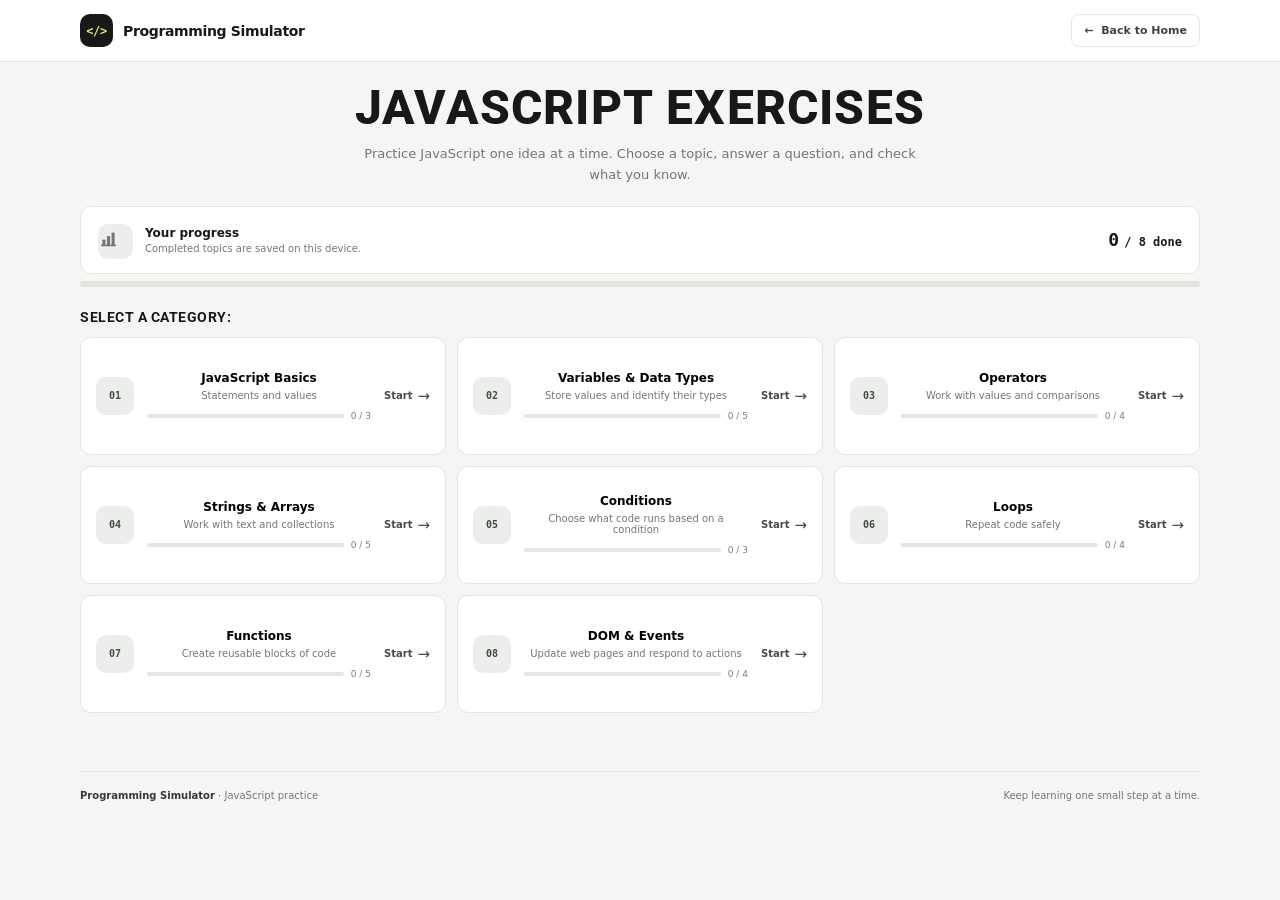
<file: pages/javascript-exercises.html>
<!doctype html>
<html lang="en">
  <head>
    <meta charset="utf-8" />
    <meta name="viewport" content="width=device-width, initial-scale=1" />
    <meta name="theme-color" content="#f5f5f3" />
    <link rel="manifest" href="../manifest.webmanifest" />
    <meta
      name="description"
      content="Practice JavaScript with beginner-friendly exercises on variables, operators, functions, loops, and the DOM."
    />
    <title>JavaScript Exercises — Programming Simulator</title>
    <link rel="preconnect" href="https://fonts.googleapis.com" />
    <link rel="preconnect" href="https://fonts.gstatic.com" crossorigin />
    <link
      href="https://fonts.googleapis.com/css2?family=Roboto:wght@400;500;600;700;800&display=swap"
      rel="stylesheet"
    />
    <link rel="stylesheet" href="../stylesheets/exercises.css" />
  </head>
  <body data-subject="JavaScript">
    <header class="header">
      <div class="wrap header-inner">
        <a class="brand" href="../index.html"
          ><span class="brand-mark">&lt;/&gt;</span
          ><span>Programming Simulator</span></a
        >
        <a class="back-link" href="../index.html#home">←&nbsp; Back to Home</a>
      </div>
    </header>
    <main class="wrap">
      <section class="page-intro">
        <h1>JavaScript Exercises</h1>
        <p>
          Practice JavaScript one idea at a time. Choose a topic, answer a
          question, and check what you know.
        </p>
      </section>
      <section class="progress-row" aria-label="JavaScript exercise progress">
        <div class="progress-copy">
          <span class="progress-icon" aria-hidden="true"
            ><svg viewBox="0 0 24 24" fill="none">
              <path
                d="M4 20h16"
                stroke="currentColor"
                stroke-width="1.6"
                stroke-linecap="round"
              />
              <rect
                x="5"
                y="13"
                width="3.5"
                height="7"
                rx="1"
                fill="currentColor"
              />
              <rect
                x="10.25"
                y="9"
                width="3.5"
                height="11"
                rx="1"
                fill="currentColor"
              />
              <rect
                x="15.5"
                y="5"
                width="3.5"
                height="15"
                rx="1"
                fill="currentColor"
              /></svg
          ></span>
          <div>
            <strong>Your progress</strong
            ><span>Completed topics are saved on this device.</span>
          </div>
        </div>
        <div class="progress-count">
          <strong id="done-count">0</strong><span>/ 8 done</span>
        </div>
      </section>
      <div class="progress-track" aria-hidden="true">
        <div class="progress-fill" id="progress-fill"></div>
      </div>
      <section aria-labelledby="categories-title">
        <div class="categories-head">
          <h2 id="categories-title">Select a Category:</h2>
          <a class="code-lab-jump" href="#code-lab"
            >Want to write code? Try the editor ↓</a
          >
        </div>
        <div class="category-grid" id="category-grid"></div>
      </section>
      <section
        class="code-lab"
        id="code-lab"
        data-language="JavaScript"
        aria-labelledby="code-lab-title"
      >
        <div class="code-lab-heading">
          <div class="kicker">Extra practice</div>
          <h2 id="code-lab-title">Write and run JavaScript</h2>
          <p>
            Try changing the message or adding a line, then run your code to see
            what happens.
          </p>
        </div>
        <div class="code-lab-grid">
          <div class="code-editor-panel">
            <div class="code-panel-head">
              <label for="code-input">Your code</label
              ><span class="code-language">JavaScript</span>
            </div>
            <textarea
              id="code-input"
              spellcheck="false"
              autocapitalize="off"
              aria-describedby="code-lab-status"
            ></textarea>
            <div class="code-panel-actions">
              <button class="run-code" id="run-code" type="button">
                Run code <span aria-hidden="true">→</span></button
              ><button class="reset-code" id="reset-code" type="button">
                Reset example
              </button>
            </div>
          </div>
          <div class="code-output-panel">
            <div class="code-panel-head">
              <strong>Live preview</strong><span>OUTPUT</span>
            </div>
            <iframe
              id="code-preview"
              title="JavaScript code preview"
              sandbox="allow-scripts"
            ></iframe>
            <div id="sql-results" class="sql-results" hidden></div>
          </div>
        </div>
        <p
          class="code-lab-status"
          id="code-lab-status"
          role="status"
          aria-live="polite"
        >
          Edit the example and run your code.
        </p>
      </section>
    </main>
    <footer class="wrap">
      <span><strong>Programming Simulator</strong> · JavaScript practice</span
      ><span>Keep learning one small step at a time.</span>
    </footer>
    <dialog
      class="question-dialog"
      id="question-dialog"
      aria-labelledby="dialog-question-title"
    >
      <div class="question-dialog-head">
        <div>
          <h2 id="dialog-question-title">HTML Basics</h2>
          <span id="exercise-category-count">Topic 1 of 8</span>
        </div>
        <button
          class="question-dialog-close"
          id="question-dialog-close"
          type="button"
          aria-label="Close exercise"
        >
          ×
        </button>
      </div>
      <section class="question-card" aria-live="polite">
        <div class="question-progress">
          <span class="question-progress-track"
            ><span
              class="question-progress-fill"
              id="question-progress-fill"
            ></span></span
          ><span class="question-progress-count" id="question-progress-count"
            >0 / 1 complete</span
          >
        </div>
        <p class="question-number" id="question-number">QUESTION 1</p>
        <p class="question-text" id="question-text"></p>
        <div class="answer-options" id="answer-options"></div>
        <div class="answer-footer">
          <span class="answer-feedback" id="answer-feedback" role="status"
            >Write your code, then check your answer.</span
          >
          <div class="answer-actions">
            <button class="check-button" id="check-answer" type="button">
              Check answer
            </button>
          </div>
        </div>
        <p class="hint">
          Tip: Run your code to preview it, then edit and check again if needed.
        </p>
        <div
          class="success-panel"
          id="success-panel"
          aria-labelledby="success-title"
        >
          <h2 id="success-title">Correct Answer!</h2>
          <button id="success-next-question" type="button">
            Next Question »
          </button>
        </div>
        <div class="wrong-panel" id="wrong-panel" aria-labelledby="wrong-title">
          <h2 id="wrong-title">Wrong Answer!</h2>
          <button id="try-again" type="button">Try Again</button>
        </div>
      </section>
    </dialog>
    <script src="../javascripts/topic-exercises.js"></script>
    <script src="../javascripts/code-lab.js"></script>
    <script src="../javascripts/offline.js"></script>
  </body>
</html>
</file>
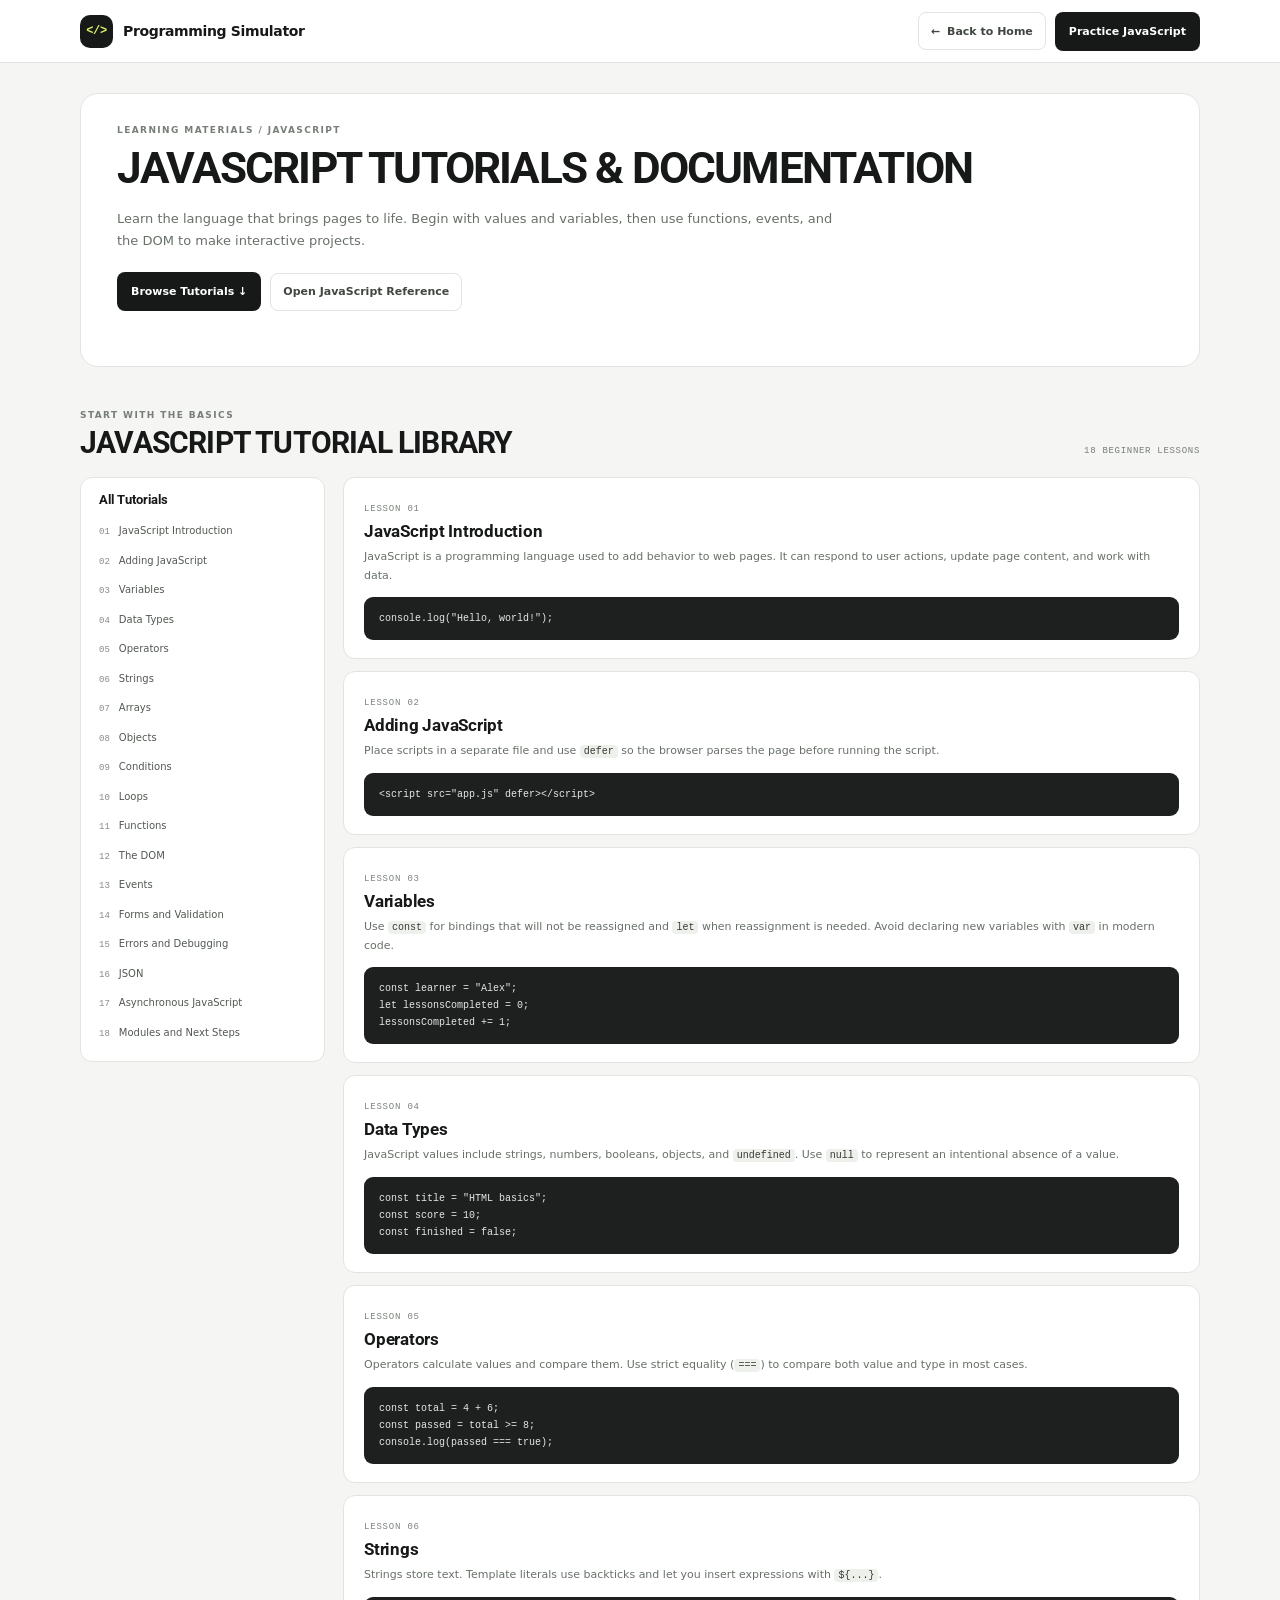
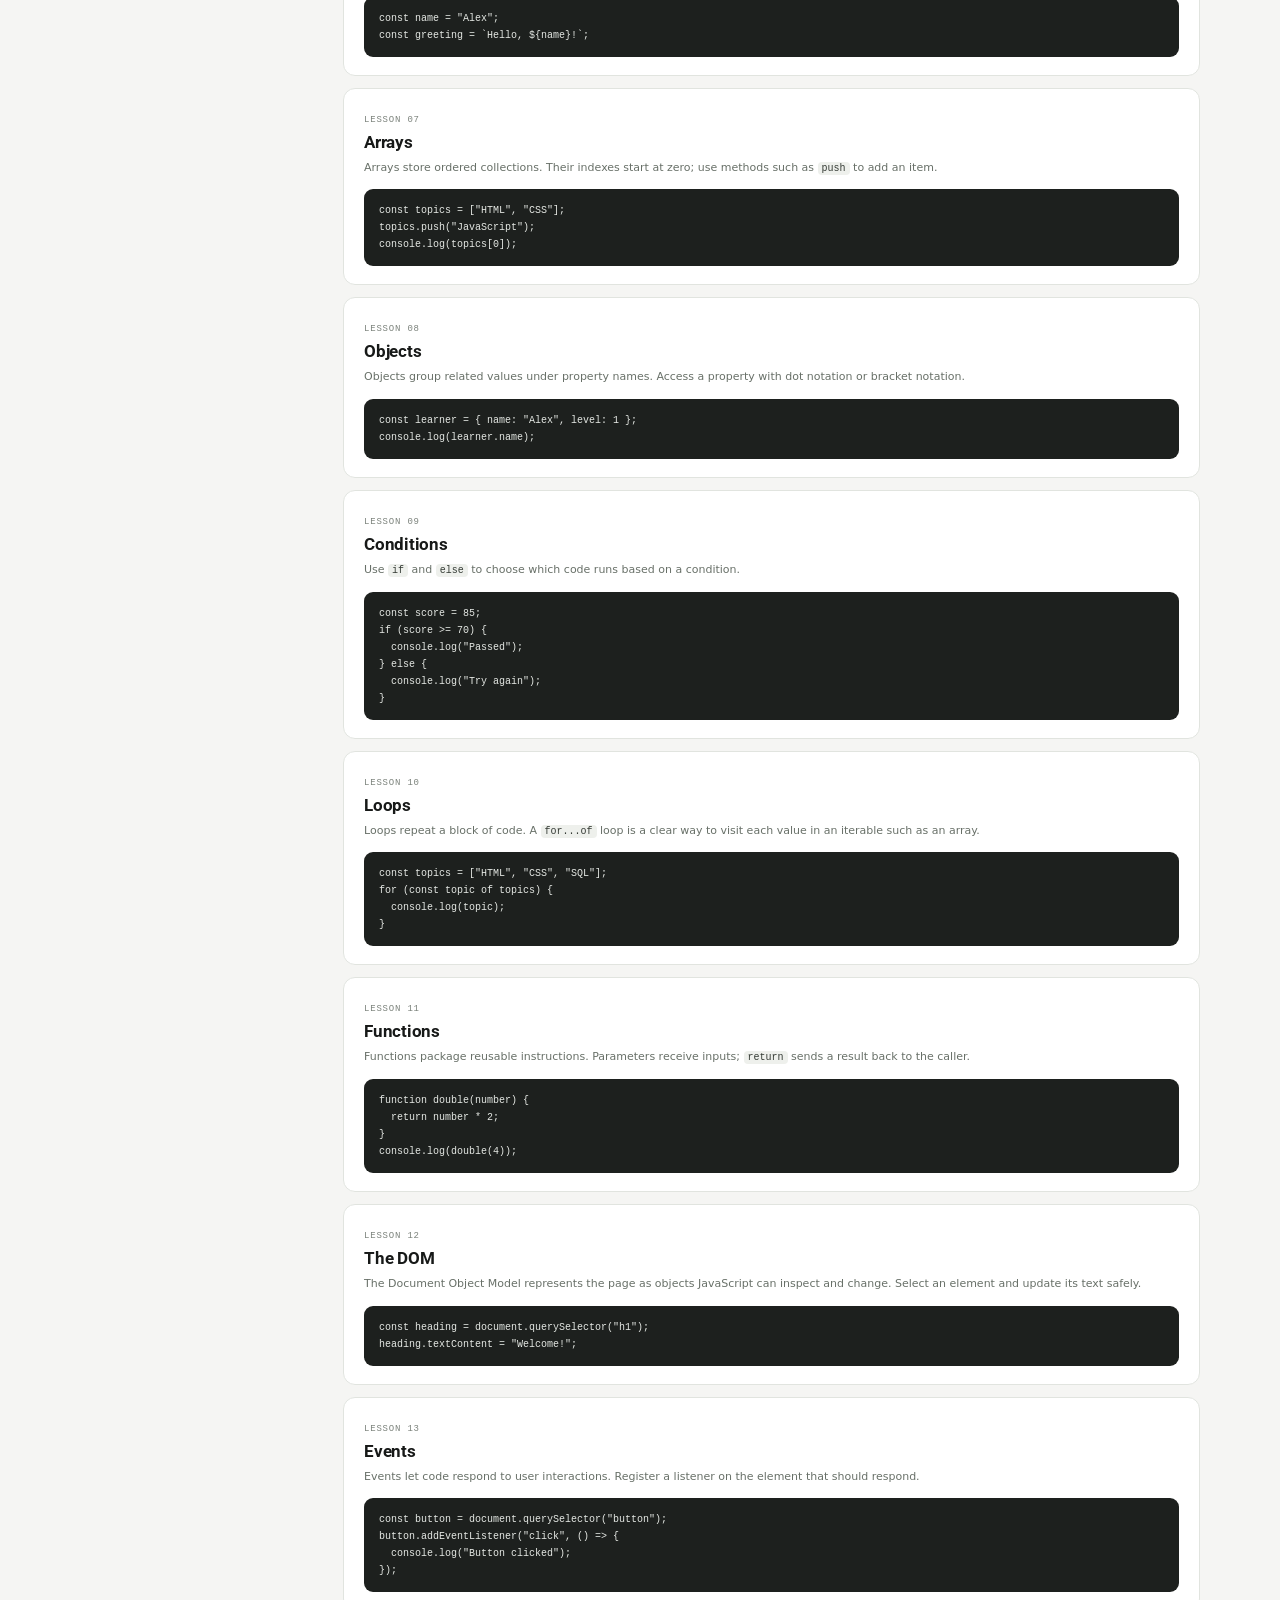
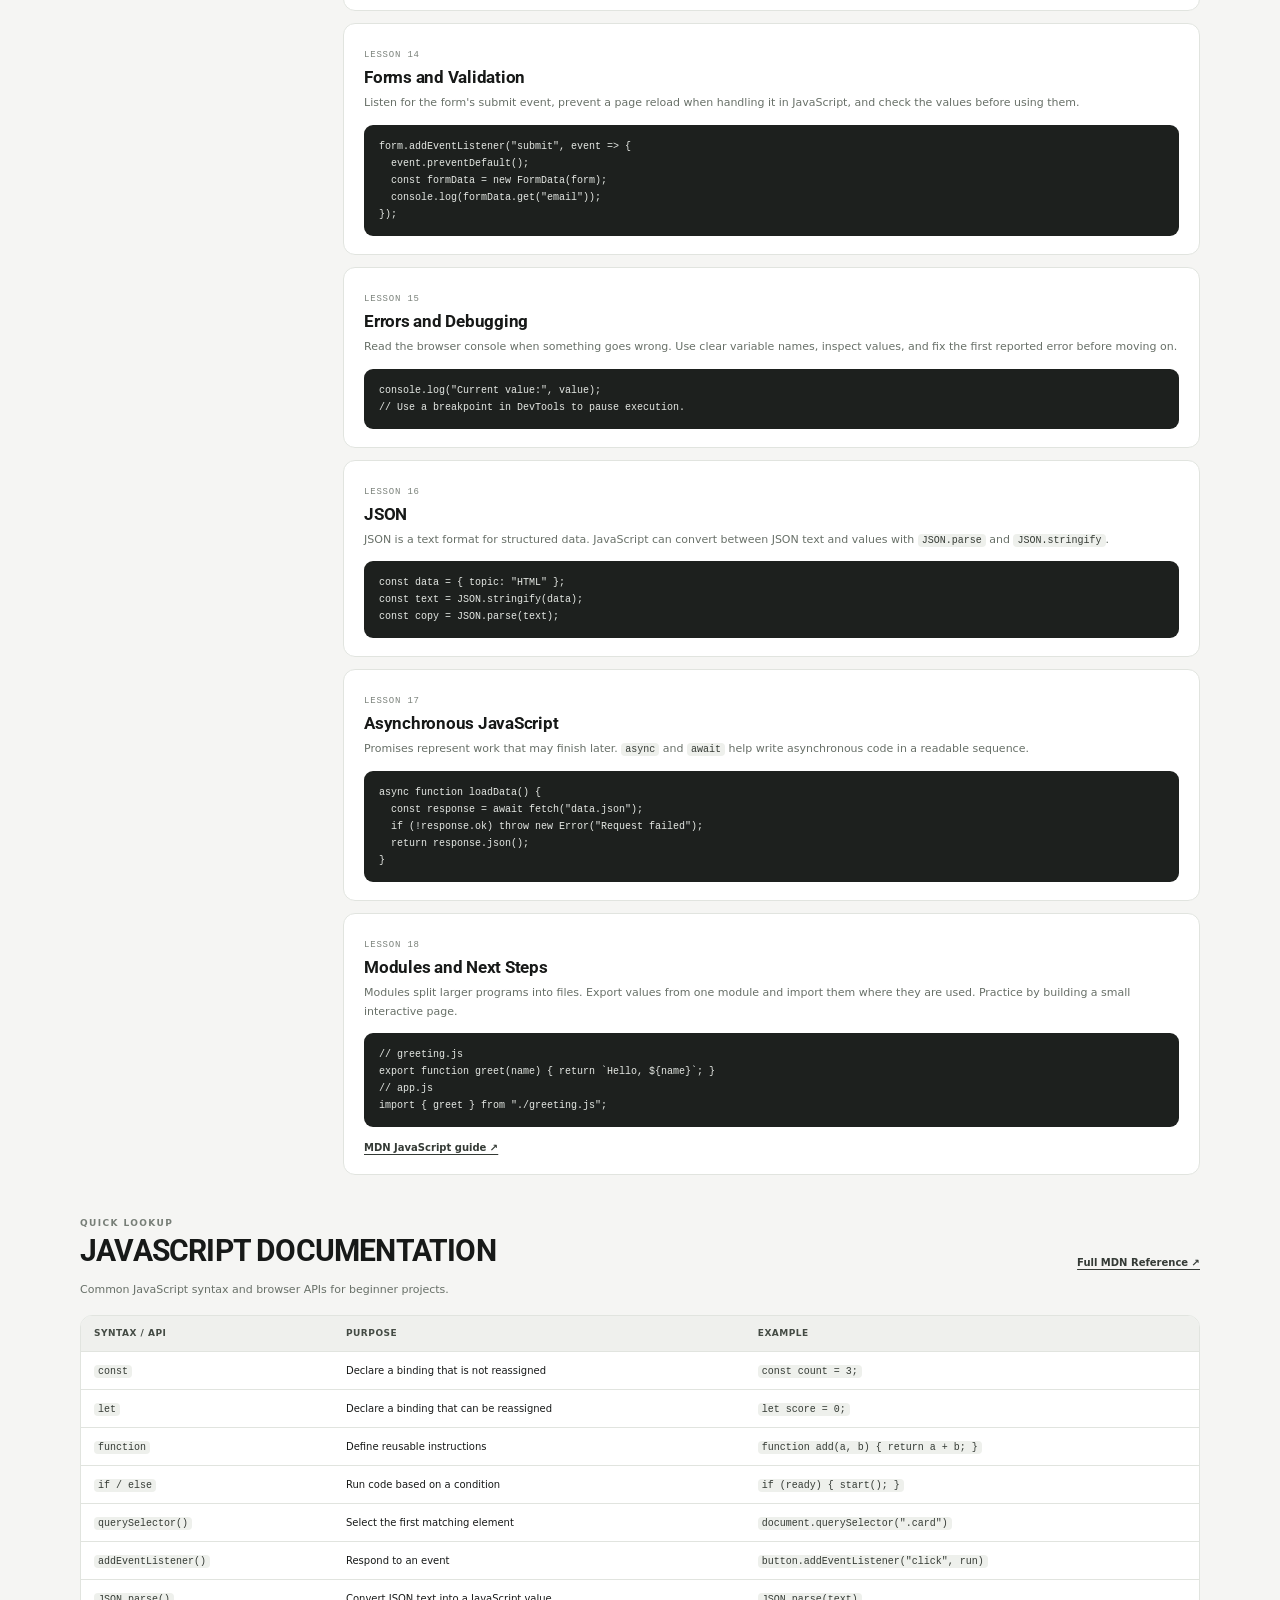
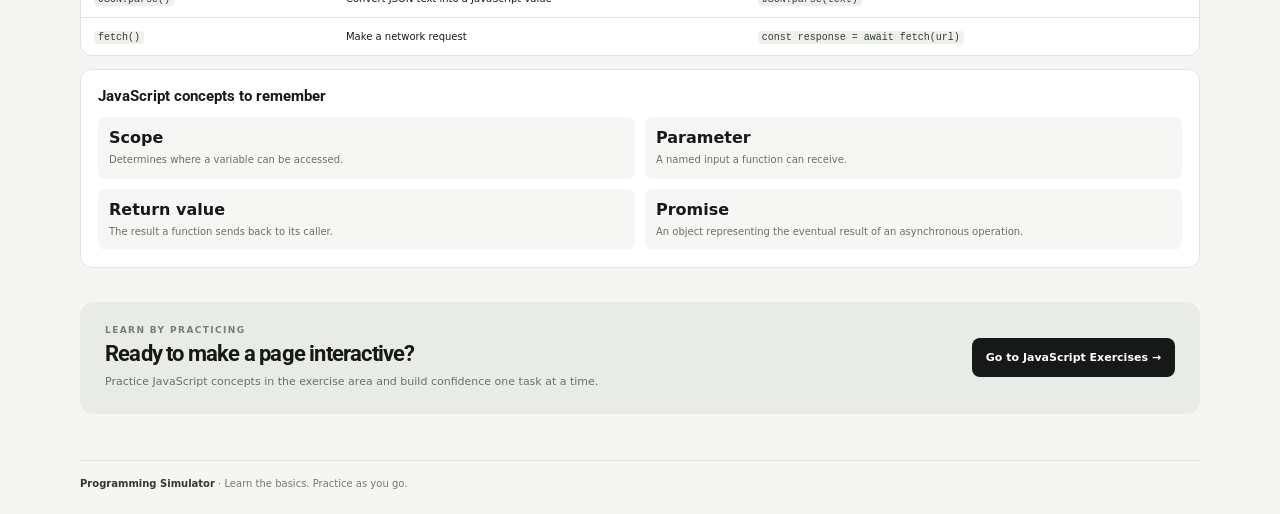
<file: pages/javascript-learning.html>
<!doctype html>
<html lang="en">
  <head>
    <meta charset="utf-8" />
    <meta name="viewport" content="width=device-width, initial-scale=1" />
    <meta name="theme-color" content="#f5f5f3" />
    <link rel="manifest" href="../manifest.webmanifest" />
    <meta
      name="description"
      content="Beginner-friendly JavaScript tutorials and a practical reference for adding behavior to web pages."
    />
    <title>JavaScript Learning Materials — Programming Simulator</title>
    <link rel="preconnect" href="https://fonts.googleapis.com" />
    <link rel="preconnect" href="https://fonts.gstatic.com" crossorigin />
    <link
      href="https://fonts.googleapis.com/css2?family=Roboto:wght@400;500;600;700;800&display=swap"
      rel="stylesheet"
    />
    <link rel="stylesheet" href="../stylesheets/learning.css" />
  </head>
  <body>
    <header class="site-header">
      <div class="wrap header-inner">
        <a
          class="brand"
          href="../index.html#home"
          aria-label="Programming Simulator home"
          ><span class="brand-mark">&lt;/&gt;</span
          ><span>Programming Simulator</span></a
        >
        <nav class="header-actions" aria-label="Page navigation">
          <a class="back-link" href="../index.html#home"
            >← <span>Back to Home</span></a
          ><a class="primary-link" href="javascript-exercises.html"
            >Practice JavaScript</a
          >
        </nav>
      </div>
    </header>
    <main class="wrap">
      <section class="intro" aria-labelledby="page-title">
        <p class="eyebrow">LEARNING MATERIALS / JAVASCRIPT</p>
        <h1 id="page-title">JAVASCRIPT TUTORIALS &amp; DOCUMENTATION</h1>
        <p class="intro-copy">
          Learn the language that brings pages to life. Begin with values and
          variables, then use functions, events, and the DOM to make interactive
          projects.
        </p>
        <div class="intro-actions">
          <a class="primary-link" href="#tutorials">Browse Tutorials ↓</a
          ><a class="secondary-link" href="#reference"
            >Open JavaScript Reference</a
          >
        </div>
      </section>
      <section
        class="tutorials-section"
        id="tutorials"
        aria-labelledby="tutorials-title"
      >
        <div class="section-heading">
          <div>
            <p class="eyebrow">START WITH THE BASICS</p>
            <h2 id="tutorials-title">JAVASCRIPT TUTORIAL LIBRARY</h2>
          </div>
          <span class="count-label">18 BEGINNER LESSONS</span>
        </div>
        <div class="tutorial-layout">
          <aside class="lesson-index" aria-label="JavaScript tutorial list">
            <h3>All Tutorials</h3>
            <a href="#js-intro"><span>01</span> JavaScript Introduction</a
            ><a href="#add-js"><span>02</span> Adding JavaScript</a
            ><a href="#variables"><span>03</span> Variables</a
            ><a href="#data-types"><span>04</span> Data Types</a
            ><a href="#operators"><span>05</span> Operators</a
            ><a href="#strings"><span>06</span> Strings</a
            ><a href="#arrays"><span>07</span> Arrays</a
            ><a href="#objects"><span>08</span> Objects</a
            ><a href="#conditions"><span>09</span> Conditions</a
            ><a href="#loops"><span>10</span> Loops</a
            ><a href="#functions"><span>11</span> Functions</a
            ><a href="#dom"><span>12</span> The DOM</a
            ><a href="#events"><span>13</span> Events</a
            ><a href="#forms"><span>14</span> Forms and Validation</a
            ><a href="#errors"><span>15</span> Errors and Debugging</a
            ><a href="#json"><span>16</span> JSON</a
            ><a href="#async"><span>17</span> Asynchronous JavaScript</a
            ><a href="#modules"><span>18</span> Modules and Next Steps</a>
          </aside>
          <div class="lesson-list">
            <article class="lesson" id="js-intro">
              <span class="lesson-number">LESSON 01</span>
              <h3>JavaScript Introduction</h3>
              <p>
                JavaScript is a programming language used to add behavior to web
                pages. It can respond to user actions, update page content, and
                work with data.
              </p>
              <pre><code>console.log("Hello, world!");</code></pre>
            </article>
            <article class="lesson" id="add-js">
              <span class="lesson-number">LESSON 02</span>
              <h3>Adding JavaScript</h3>
              <p>
                Place scripts in a separate file and use <code>defer</code> so
                the browser parses the page before running the script.
              </p>
              <pre><code>&lt;script src="app.js" defer&gt;&lt;/script&gt;</code></pre>
            </article>
            <article class="lesson" id="variables">
              <span class="lesson-number">LESSON 03</span>
              <h3>Variables</h3>
              <p>
                Use <code>const</code> for bindings that will not be reassigned
                and <code>let</code> when reassignment is needed. Avoid
                declaring new variables with <code>var</code> in modern code.
              </p>
              <pre><code>const learner = "Alex";
let lessonsCompleted = 0;
lessonsCompleted += 1;</code></pre>
            </article>
            <article class="lesson" id="data-types">
              <span class="lesson-number">LESSON 04</span>
              <h3>Data Types</h3>
              <p>
                JavaScript values include strings, numbers, booleans, objects,
                and <code>undefined</code>. Use <code>null</code> to represent
                an intentional absence of a value.
              </p>
              <pre><code>const title = "HTML basics";
const score = 10;
const finished = false;</code></pre>
            </article>
            <article class="lesson" id="operators">
              <span class="lesson-number">LESSON 05</span>
              <h3>Operators</h3>
              <p>
                Operators calculate values and compare them. Use strict equality
                (<code>===</code>) to compare both value and type in most cases.
              </p>
              <pre><code>const total = 4 + 6;
const passed = total >= 8;
console.log(passed === true);</code></pre>
            </article>
            <article class="lesson" id="strings">
              <span class="lesson-number">LESSON 06</span>
              <h3>Strings</h3>
              <p>
                Strings store text. Template literals use backticks and let you
                insert expressions with <code>${...}</code>.
              </p>
              <pre><code>const name = "Alex";
const greeting = `Hello, ${name}!`;</code></pre>
            </article>
            <article class="lesson" id="arrays">
              <span class="lesson-number">LESSON 07</span>
              <h3>Arrays</h3>
              <p>
                Arrays store ordered collections. Their indexes start at zero;
                use methods such as <code>push</code> to add an item.
              </p>
              <pre><code>const topics = ["HTML", "CSS"];
topics.push("JavaScript");
console.log(topics[0]);</code></pre>
            </article>
            <article class="lesson" id="objects">
              <span class="lesson-number">LESSON 08</span>
              <h3>Objects</h3>
              <p>
                Objects group related values under property names. Access a
                property with dot notation or bracket notation.
              </p>
              <pre><code>const learner = { name: "Alex", level: 1 };
console.log(learner.name);</code></pre>
            </article>
            <article class="lesson" id="conditions">
              <span class="lesson-number">LESSON 09</span>
              <h3>Conditions</h3>
              <p>
                Use <code>if</code> and <code>else</code> to choose which code
                runs based on a condition.
              </p>
              <pre><code>const score = 85;
if (score >= 70) {
  console.log("Passed");
} else {
  console.log("Try again");
}</code></pre>
            </article>
            <article class="lesson" id="loops">
              <span class="lesson-number">LESSON 10</span>
              <h3>Loops</h3>
              <p>
                Loops repeat a block of code. A <code>for...of</code> loop is a
                clear way to visit each value in an iterable such as an array.
              </p>
              <pre><code>const topics = ["HTML", "CSS", "SQL"];
for (const topic of topics) {
  console.log(topic);
}</code></pre>
            </article>
            <article class="lesson" id="functions">
              <span class="lesson-number">LESSON 11</span>
              <h3>Functions</h3>
              <p>
                Functions package reusable instructions. Parameters receive
                inputs; <code>return</code> sends a result back to the caller.
              </p>
              <pre><code>function double(number) {
  return number * 2;
}
console.log(double(4));</code></pre>
            </article>
            <article class="lesson" id="dom">
              <span class="lesson-number">LESSON 12</span>
              <h3>The DOM</h3>
              <p>
                The Document Object Model represents the page as objects
                JavaScript can inspect and change. Select an element and update
                its text safely.
              </p>
              <pre><code>const heading = document.querySelector("h1");
heading.textContent = "Welcome!";</code></pre>
            </article>
            <article class="lesson" id="events">
              <span class="lesson-number">LESSON 13</span>
              <h3>Events</h3>
              <p>
                Events let code respond to user interactions. Register a
                listener on the element that should respond.
              </p>
              <pre><code>const button = document.querySelector("button");
button.addEventListener("click", () =&gt; {
  console.log("Button clicked");
});</code></pre>
            </article>
            <article class="lesson" id="forms">
              <span class="lesson-number">LESSON 14</span>
              <h3>Forms and Validation</h3>
              <p>
                Listen for the form's submit event, prevent a page reload when
                handling it in JavaScript, and check the values before using
                them.
              </p>
              <pre><code>form.addEventListener("submit", event =&gt; {
  event.preventDefault();
  const formData = new FormData(form);
  console.log(formData.get("email"));
});</code></pre>
            </article>
            <article class="lesson" id="errors">
              <span class="lesson-number">LESSON 15</span>
              <h3>Errors and Debugging</h3>
              <p>
                Read the browser console when something goes wrong. Use clear
                variable names, inspect values, and fix the first reported error
                before moving on.
              </p>
              <pre><code>console.log("Current value:", value);
// Use a breakpoint in DevTools to pause execution.</code></pre>
            </article>
            <article class="lesson" id="json">
              <span class="lesson-number">LESSON 16</span>
              <h3>JSON</h3>
              <p>
                JSON is a text format for structured data. JavaScript can
                convert between JSON text and values with
                <code>JSON.parse</code> and <code>JSON.stringify</code>.
              </p>
              <pre><code>const data = { topic: "HTML" };
const text = JSON.stringify(data);
const copy = JSON.parse(text);</code></pre>
            </article>
            <article class="lesson" id="async">
              <span class="lesson-number">LESSON 17</span>
              <h3>Asynchronous JavaScript</h3>
              <p>
                Promises represent work that may finish later.
                <code>async</code> and <code>await</code> help write
                asynchronous code in a readable sequence.
              </p>
              <pre><code>async function loadData() {
  const response = await fetch("data.json");
  if (!response.ok) throw new Error("Request failed");
  return response.json();
}</code></pre>
            </article>
            <article class="lesson" id="modules">
              <span class="lesson-number">LESSON 18</span>
              <h3>Modules and Next Steps</h3>
              <p>
                Modules split larger programs into files. Export values from one
                module and import them where they are used. Practice by building
                a small interactive page.
              </p>
              <pre><code>// greeting.js
export function greet(name) { return `Hello, ${name}`; }
// app.js
import { greet } from "./greeting.js";</code></pre>
              <p class="lesson-links">
                <a
                  href="https://developer.mozilla.org/en-US/docs/Web/JavaScript"
                  target="_blank"
                  rel="noreferrer"
                  >MDN JavaScript guide ↗</a
                >
              </p>
            </article>
          </div>
        </div>
      </section>
      <section
        class="reference-section"
        id="reference"
        aria-labelledby="reference-title"
      >
        <div class="section-heading">
          <div>
            <p class="eyebrow">QUICK LOOKUP</p>
            <h2 id="reference-title">JAVASCRIPT DOCUMENTATION</h2>
          </div>
          <a
            class="text-link"
            href="https://developer.mozilla.org/en-US/docs/Web/JavaScript/Reference"
            target="_blank"
            rel="noreferrer"
            >Full MDN Reference ↗</a
          >
        </div>
        <p class="reference-copy">
          Common JavaScript syntax and browser APIs for beginner projects.
        </p>
        <div class="reference-table-wrap">
          <table class="reference-table">
            <thead>
              <tr>
                <th scope="col">Syntax / API</th>
                <th scope="col">Purpose</th>
                <th scope="col">Example</th>
              </tr>
            </thead>
            <tbody>
              <tr>
                <th scope="row"><code>const</code></th>
                <td>Declare a binding that is not reassigned</td>
                <td><code>const count = 3;</code></td>
              </tr>
              <tr>
                <th scope="row"><code>let</code></th>
                <td>Declare a binding that can be reassigned</td>
                <td><code>let score = 0;</code></td>
              </tr>
              <tr>
                <th scope="row"><code>function</code></th>
                <td>Define reusable instructions</td>
                <td><code>function add(a, b) { return a + b; }</code></td>
              </tr>
              <tr>
                <th scope="row"><code>if / else</code></th>
                <td>Run code based on a condition</td>
                <td><code>if (ready) { start(); }</code></td>
              </tr>
              <tr>
                <th scope="row"><code>querySelector()</code></th>
                <td>Select the first matching element</td>
                <td><code>document.querySelector(".card")</code></td>
              </tr>
              <tr>
                <th scope="row"><code>addEventListener()</code></th>
                <td>Respond to an event</td>
                <td><code>button.addEventListener("click", run)</code></td>
              </tr>
              <tr>
                <th scope="row"><code>JSON.parse()</code></th>
                <td>Convert JSON text into a JavaScript value</td>
                <td><code>JSON.parse(text)</code></td>
              </tr>
              <tr>
                <th scope="row"><code>fetch()</code></th>
                <td>Make a network request</td>
                <td><code>const response = await fetch(url)</code></td>
              </tr>
            </tbody>
          </table>
        </div>
        <div class="attributes-box">
          <h3>JavaScript concepts to remember</h3>
          <dl>
            <div>
              <dt>Scope</dt>
              <dd>Determines where a variable can be accessed.</dd>
            </div>
            <div>
              <dt>Parameter</dt>
              <dd>A named input a function can receive.</dd>
            </div>
            <div>
              <dt>Return value</dt>
              <dd>The result a function sends back to its caller.</dd>
            </div>
            <div>
              <dt>Promise</dt>
              <dd>
                An object representing the eventual result of an asynchronous
                operation.
              </dd>
            </div>
          </dl>
        </div>
      </section>
      <section class="next-step">
        <div>
          <p class="eyebrow">LEARN BY PRACTICING</p>
          <h2>Ready to make a page interactive?</h2>
          <p>
            Practice JavaScript concepts in the exercise area and build
            confidence one task at a time.
          </p>
        </div>
        <a class="primary-link" href="javascript-exercises.html"
          >Go to JavaScript Exercises →</a
        >
      </section>
    </main>
    <footer class="wrap site-footer">
      <span
        ><strong>Programming Simulator</strong> · Learn the basics. Practice as
        you go.</span
      >
    </footer>
    <script src="../javascripts/offline.js"></script>
  </body>
</html>
</file>
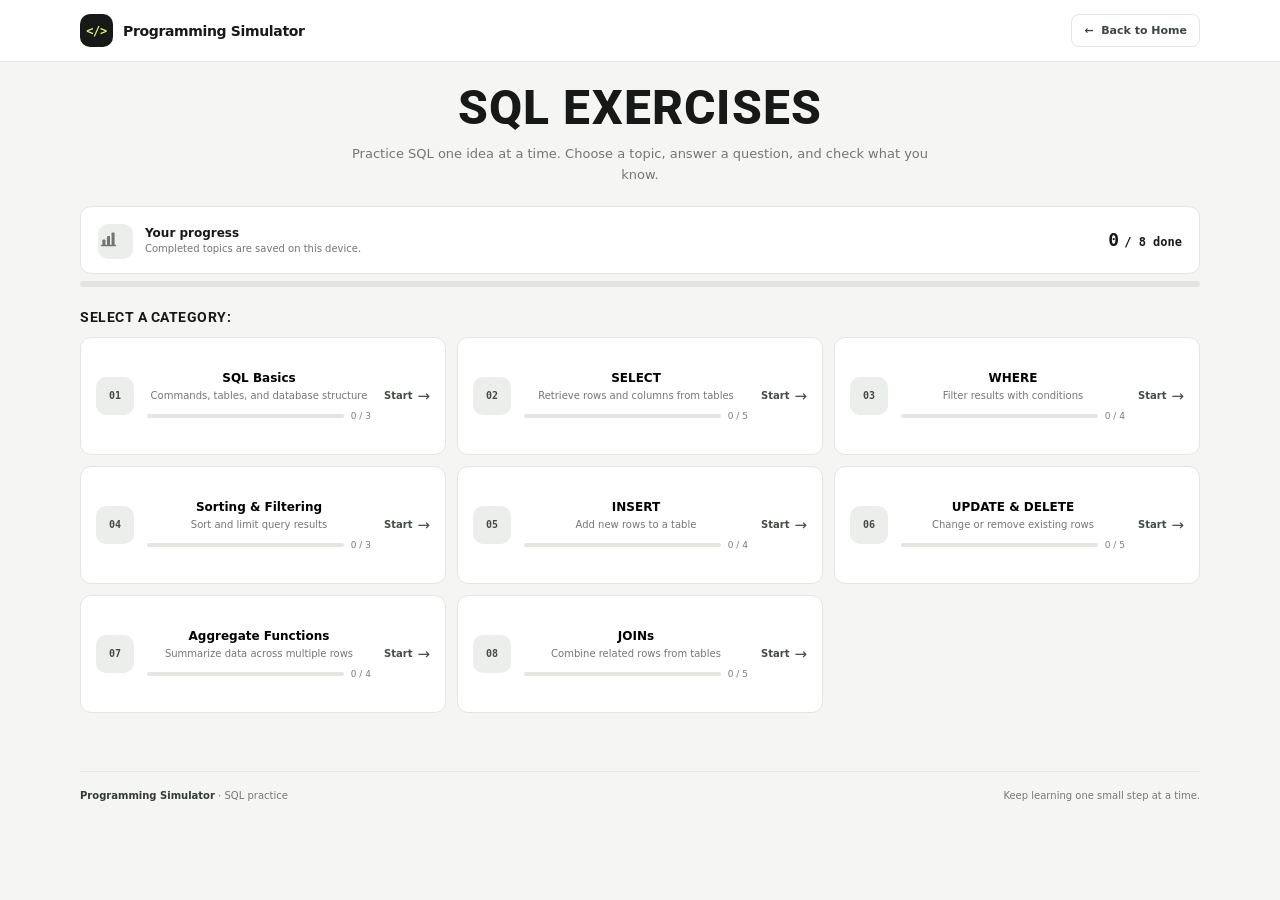
<file: pages/sql-exercises.html>
<!doctype html>
<html lang="en">
  <head>
    <meta charset="utf-8" />
    <meta name="viewport" content="width=device-width, initial-scale=1" />
    <meta name="theme-color" content="#f5f5f3" />
    <link rel="manifest" href="../manifest.webmanifest" />
    <meta
      name="description"
      content="Practice SQL with beginner-friendly exercises on queries, filtering, data changes, functions, and joins."
    />
    <title>SQL Exercises — Programming Simulator</title>
    <link rel="preconnect" href="https://fonts.googleapis.com" />
    <link rel="preconnect" href="https://fonts.gstatic.com" crossorigin />
    <link
      href="https://fonts.googleapis.com/css2?family=Roboto:wght@400;500;600;700;800&display=swap"
      rel="stylesheet"
    />
    <link rel="stylesheet" href="../stylesheets/exercises.css" />
  </head>
  <body data-subject="SQL">
    <header class="header">
      <div class="wrap header-inner">
        <a class="brand" href="../index.html"
          ><span class="brand-mark">&lt;/&gt;</span
          ><span>Programming Simulator</span></a
        >
        <a class="back-link" href="../index.html#home">←&nbsp; Back to Home</a>
      </div>
    </header>
    <main class="wrap">
      <section class="page-intro">
        <h1>SQL Exercises</h1>
        <p>
          Practice SQL one idea at a time. Choose a topic, answer a question,
          and check what you know.
        </p>
      </section>
      <section class="progress-row" aria-label="SQL exercise progress">
        <div class="progress-copy">
          <span class="progress-icon" aria-hidden="true"
            ><svg viewBox="0 0 24 24" fill="none">
              <path
                d="M4 20h16"
                stroke="currentColor"
                stroke-width="1.6"
                stroke-linecap="round"
              />
              <rect
                x="5"
                y="13"
                width="3.5"
                height="7"
                rx="1"
                fill="currentColor"
              />
              <rect
                x="10.25"
                y="9"
                width="3.5"
                height="11"
                rx="1"
                fill="currentColor"
              />
              <rect
                x="15.5"
                y="5"
                width="3.5"
                height="15"
                rx="1"
                fill="currentColor"
              /></svg
          ></span>
          <div>
            <strong>Your progress</strong
            ><span>Completed topics are saved on this device.</span>
          </div>
        </div>
        <div class="progress-count">
          <strong id="done-count">0</strong><span>/ 8 done</span>
        </div>
      </section>
      <div class="progress-track" aria-hidden="true">
        <div class="progress-fill" id="progress-fill"></div>
      </div>
      <section aria-labelledby="categories-title">
        <div class="categories-head">
          <h2 id="categories-title">Select a Category:</h2>
          <a class="code-lab-jump" href="#code-lab"
            >Want to write code? Try the editor ↓</a
          >
        </div>
        <div class="category-grid" id="category-grid"></div>
      </section>
      <section
        class="code-lab"
        id="code-lab"
        data-language="SQL"
        aria-labelledby="code-lab-title"
      >
        <div class="code-lab-heading">
          <div class="kicker">Extra practice</div>
          <h2 id="code-lab-title">Write and run SQL</h2>
          <p>
            Try a query against a small sample learners table. This local
            practice runner does not use a real database.
          </p>
        </div>
        <div class="code-lab-grid">
          <div class="code-editor-panel">
            <div class="code-panel-head">
              <label for="code-input">Your query</label
              ><span class="code-language">SQL</span>
            </div>
            <textarea
              id="code-input"
              spellcheck="false"
              autocapitalize="off"
              aria-describedby="code-lab-status"
            ></textarea>
            <div class="code-panel-actions">
              <button class="run-code" id="run-code" type="button">
                Run query <span aria-hidden="true">→</span></button
              ><button class="reset-code" id="reset-code" type="button">
                Reset example
              </button>
            </div>
          </div>
          <div class="code-output-panel">
            <div class="code-panel-head">
              <strong>Query results</strong><span>OUTPUT</span>
            </div>
            <iframe
              id="code-preview"
              title="Code preview"
              sandbox="allow-scripts"
              hidden
            ></iframe>
            <div id="sql-results" class="sql-results" aria-live="polite"></div>
          </div>
        </div>
        <p
          class="code-lab-status"
          id="code-lab-status"
          role="status"
          aria-live="polite"
        >
          Edit the example query and run it.
        </p>
      </section>
    </main>
    <footer class="wrap">
      <span><strong>Programming Simulator</strong> · SQL practice</span
      ><span>Keep learning one small step at a time.</span>
    </footer>
    <dialog
      class="question-dialog"
      id="question-dialog"
      aria-labelledby="dialog-question-title"
    >
      <div class="question-dialog-head">
        <div>
          <h2 id="dialog-question-title">HTML Basics</h2>
          <span id="exercise-category-count">Topic 1 of 8</span>
        </div>
        <button
          class="question-dialog-close"
          id="question-dialog-close"
          type="button"
          aria-label="Close exercise"
        >
          ×
        </button>
      </div>
      <section class="question-card" aria-live="polite">
        <div class="question-progress">
          <span class="question-progress-track"
            ><span
              class="question-progress-fill"
              id="question-progress-fill"
            ></span></span
          ><span class="question-progress-count" id="question-progress-count"
            >0 / 1 complete</span
          >
        </div>
        <p class="question-number" id="question-number">QUESTION 1</p>
        <p class="question-text" id="question-text"></p>
        <div class="answer-options" id="answer-options"></div>
        <div class="answer-footer">
          <span class="answer-feedback" id="answer-feedback" role="status"
            >Write your code, then check your answer.</span
          >
          <div class="answer-actions">
            <button class="check-button" id="check-answer" type="button">
              Check answer
            </button>
          </div>
        </div>
        <p class="hint">
          Tip: Run your code to preview it, then edit and check again if needed.
        </p>
        <div
          class="success-panel"
          id="success-panel"
          aria-labelledby="success-title"
        >
          <h2 id="success-title">Correct Answer!</h2>
          <button id="success-next-question" type="button">
            Next Question »
          </button>
        </div>
        <div class="wrong-panel" id="wrong-panel" aria-labelledby="wrong-title">
          <h2 id="wrong-title">Wrong Answer!</h2>
          <button id="try-again" type="button">Try Again</button>
        </div>
      </section>
    </dialog>
    <script src="../javascripts/topic-exercises.js"></script>
    <script src="../javascripts/code-lab.js"></script>
    <script src="../javascripts/offline.js"></script>
  </body>
</html>
</file>
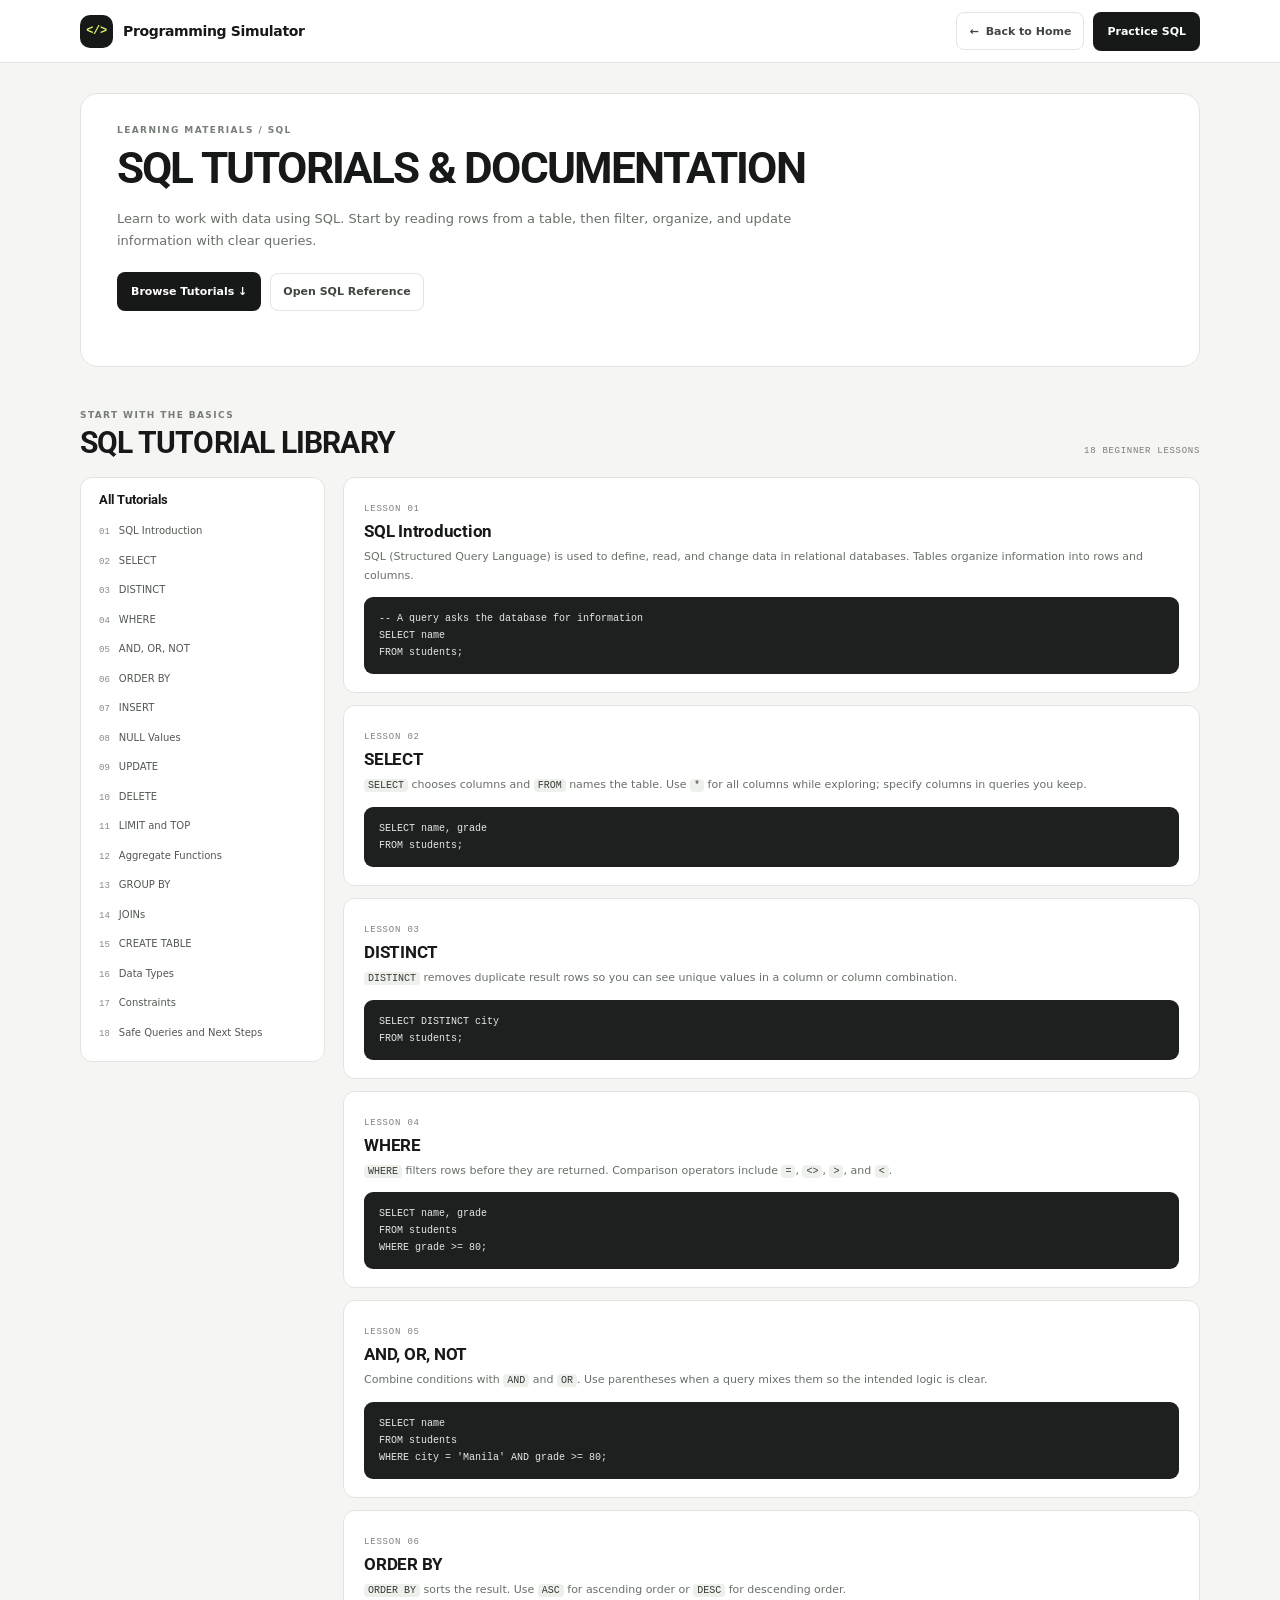
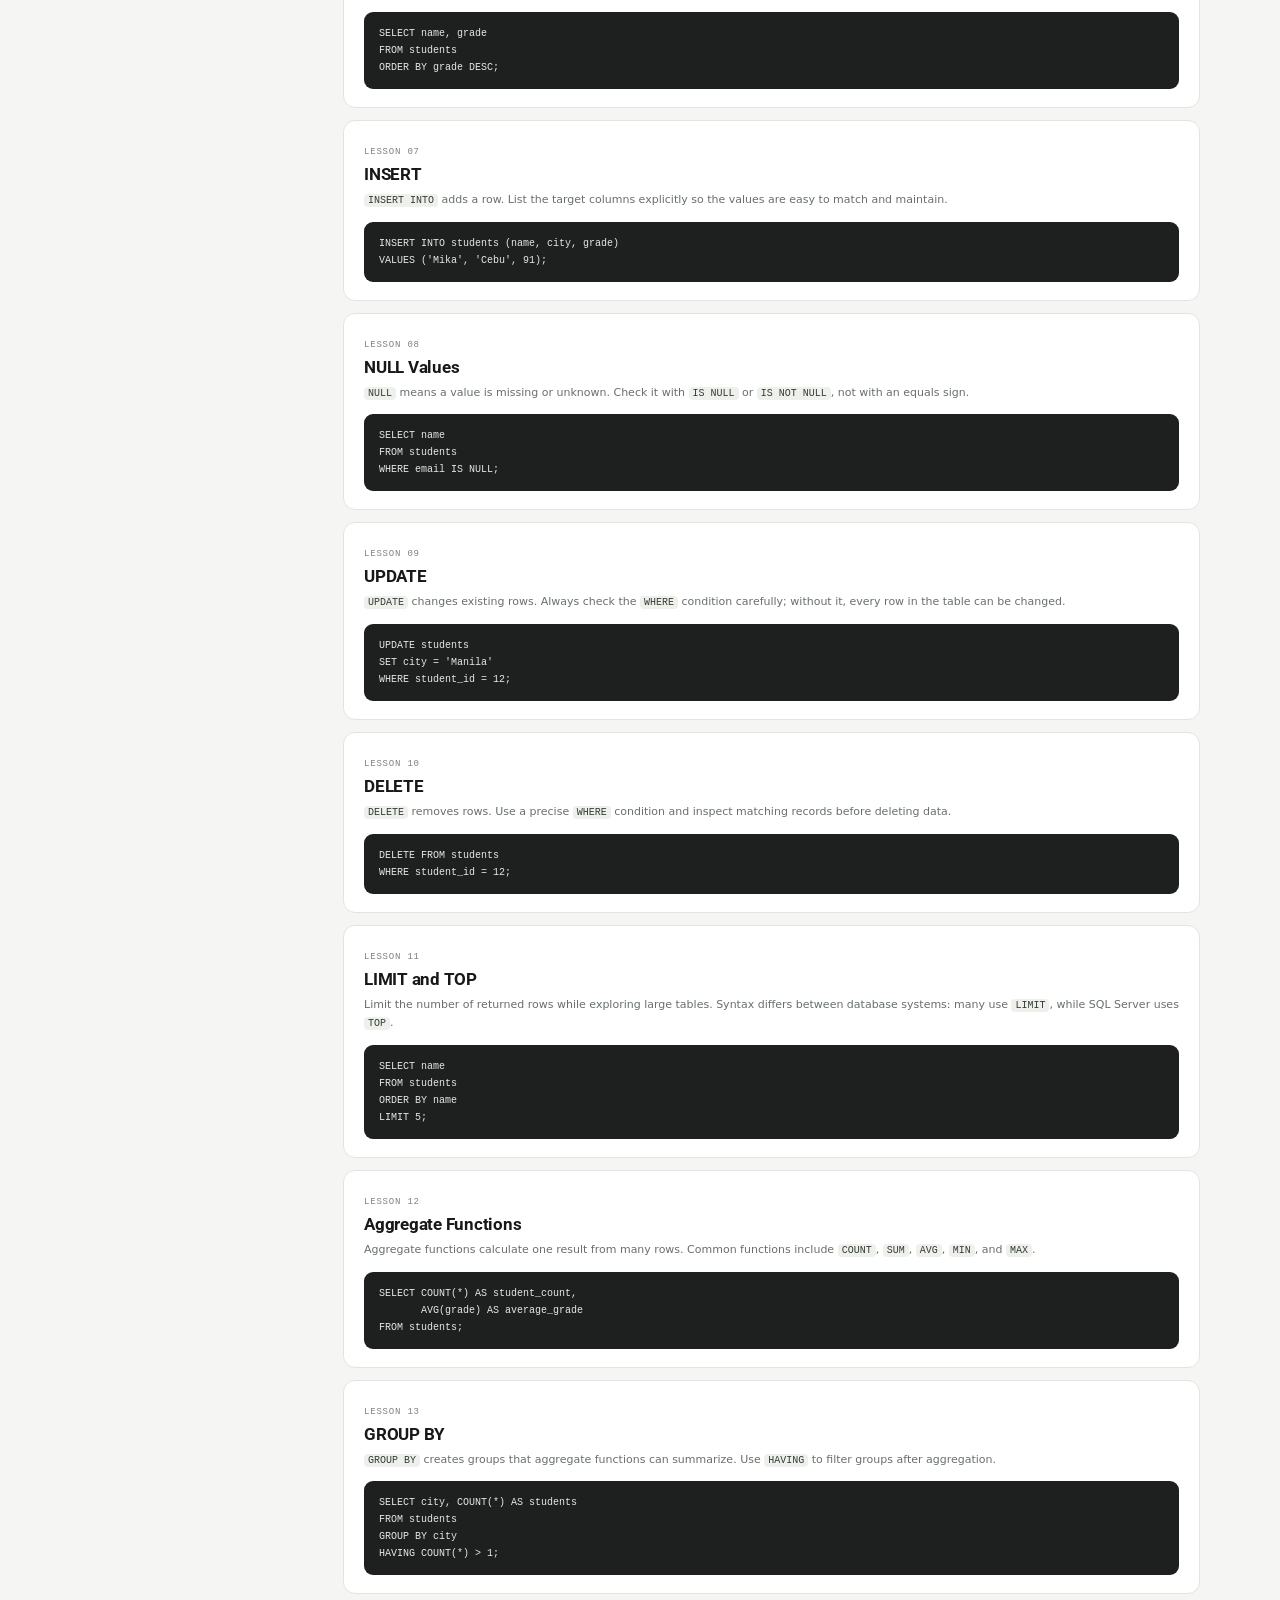
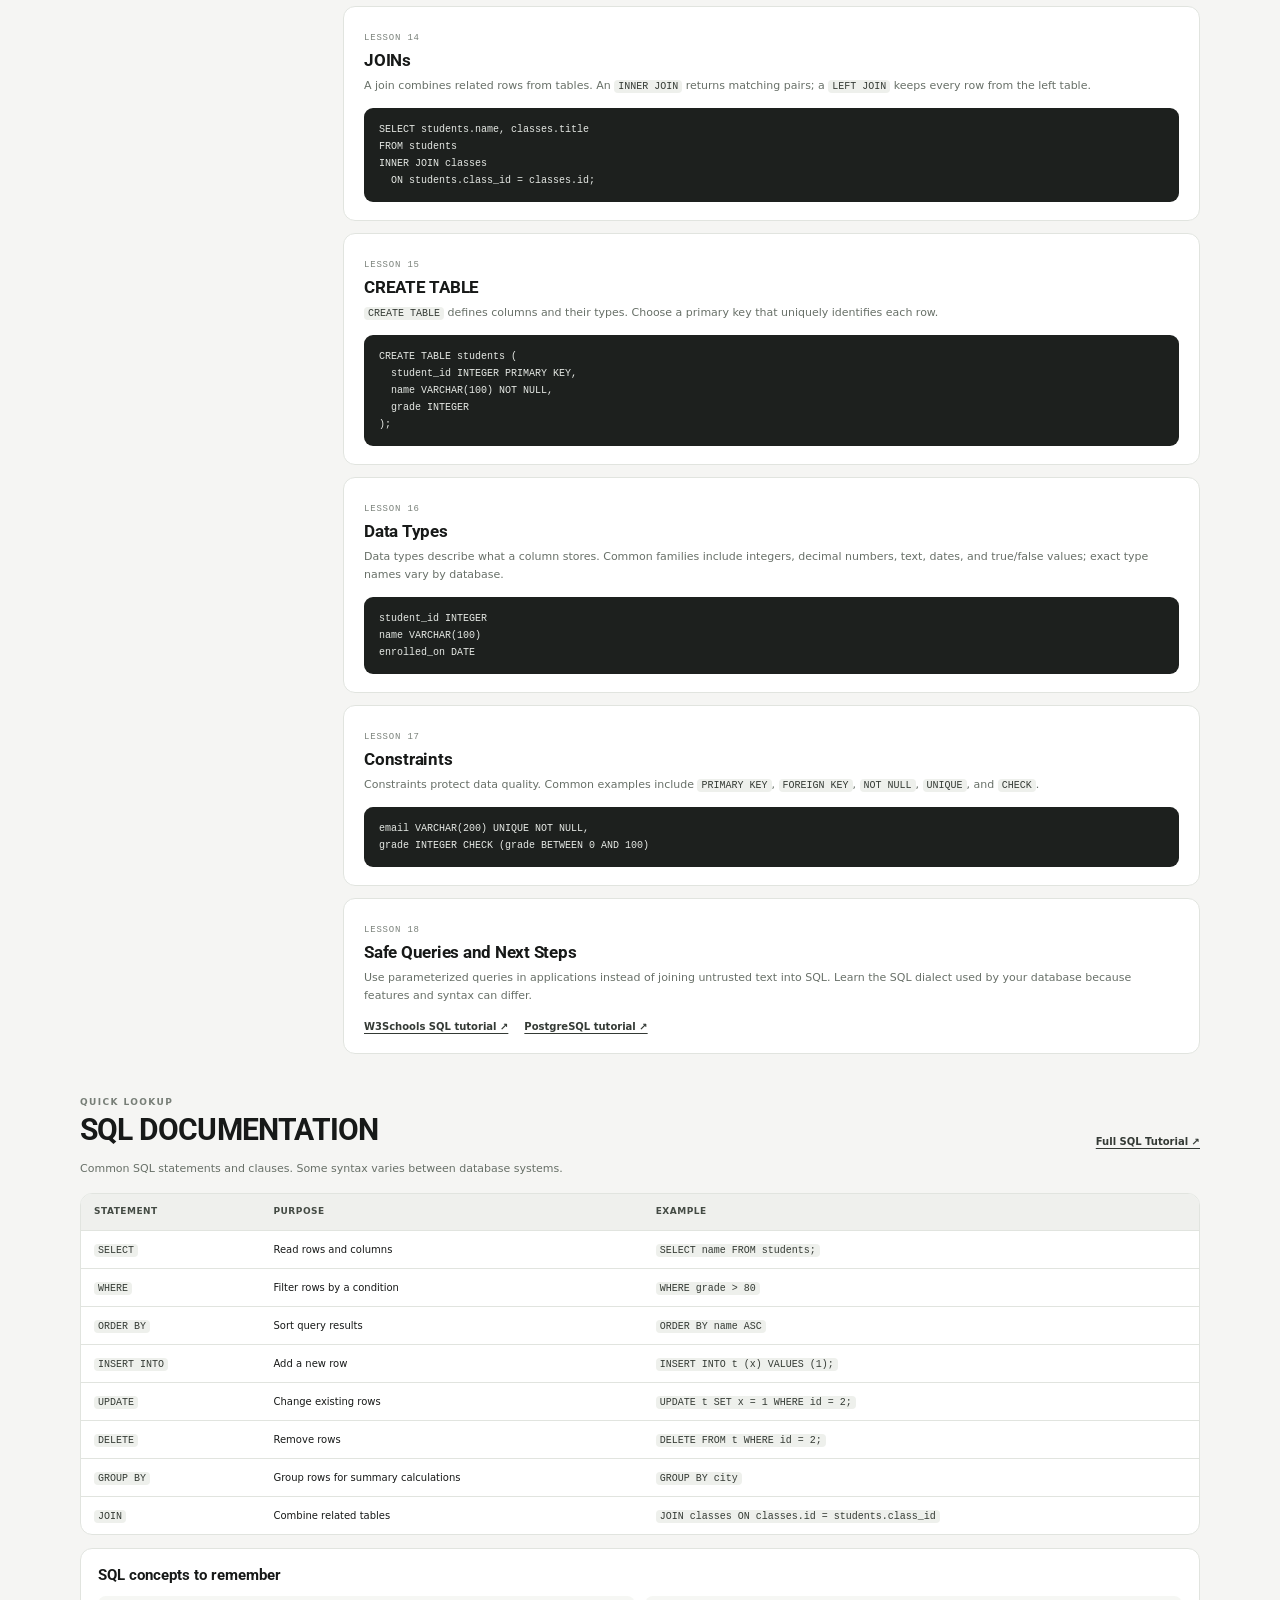
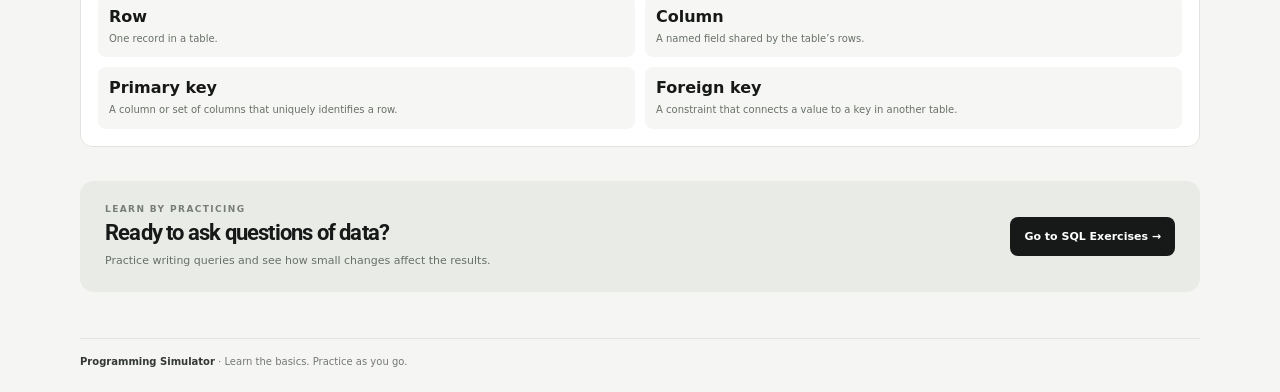
<file: pages/sql-learning.html>
<!doctype html>
<html lang="en">
  <head>
    <meta charset="utf-8" />
    <meta name="viewport" content="width=device-width, initial-scale=1" />
    <meta name="theme-color" content="#f5f5f3" />
    <link rel="manifest" href="../manifest.webmanifest" />
    <meta
      name="description"
      content="Beginner-friendly SQL tutorials and a practical reference for querying and changing table data."
    />
    <title>SQL Learning Materials — Programming Simulator</title>
    <link rel="preconnect" href="https://fonts.googleapis.com" />
    <link rel="preconnect" href="https://fonts.gstatic.com" crossorigin />
    <link
      href="https://fonts.googleapis.com/css2?family=Roboto:wght@400;500;600;700;800&display=swap"
      rel="stylesheet"
    />
    <link rel="stylesheet" href="../stylesheets/learning.css" />
  </head>
  <body>
    <header class="site-header">
      <div class="wrap header-inner">
        <a
          class="brand"
          href="../index.html#home"
          aria-label="Programming Simulator home"
          ><span class="brand-mark">&lt;/&gt;</span
          ><span>Programming Simulator</span></a
        >
        <nav class="header-actions" aria-label="Page navigation">
          <a class="back-link" href="../index.html#home"
            >← <span>Back to Home</span></a
          ><a class="primary-link" href="sql-exercises.html">Practice SQL</a>
        </nav>
      </div>
    </header>
    <main class="wrap">
      <section class="intro" aria-labelledby="page-title">
        <p class="eyebrow">LEARNING MATERIALS / SQL</p>
        <h1 id="page-title">SQL TUTORIALS &amp; DOCUMENTATION</h1>
        <p class="intro-copy">
          Learn to work with data using SQL. Start by reading rows from a table,
          then filter, organize, and update information with clear queries.
        </p>
        <div class="intro-actions">
          <a class="primary-link" href="#tutorials">Browse Tutorials ↓</a
          ><a class="secondary-link" href="#reference">Open SQL Reference</a>
        </div>
      </section>
      <section
        class="tutorials-section"
        id="tutorials"
        aria-labelledby="tutorials-title"
      >
        <div class="section-heading">
          <div>
            <p class="eyebrow">START WITH THE BASICS</p>
            <h2 id="tutorials-title">SQL TUTORIAL LIBRARY</h2>
          </div>
          <span class="count-label">18 BEGINNER LESSONS</span>
        </div>
        <div class="tutorial-layout">
          <aside class="lesson-index" aria-label="SQL tutorial list">
            <h3>All Tutorials</h3>
            <a href="#sql-intro"><span>01</span> SQL Introduction</a
            ><a href="#select"><span>02</span> SELECT</a
            ><a href="#distinct"><span>03</span> DISTINCT</a
            ><a href="#where"><span>04</span> WHERE</a
            ><a href="#conditions"><span>05</span> AND, OR, NOT</a
            ><a href="#order"><span>06</span> ORDER BY</a
            ><a href="#insert"><span>07</span> INSERT</a
            ><a href="#null"><span>08</span> NULL Values</a
            ><a href="#update"><span>09</span> UPDATE</a
            ><a href="#delete"><span>10</span> DELETE</a
            ><a href="#limit"><span>11</span> LIMIT and TOP</a
            ><a href="#aggregate"><span>12</span> Aggregate Functions</a
            ><a href="#group"><span>13</span> GROUP BY</a
            ><a href="#joins"><span>14</span> JOINs</a
            ><a href="#create"><span>15</span> CREATE TABLE</a
            ><a href="#types"><span>16</span> Data Types</a
            ><a href="#constraints"><span>17</span> Constraints</a
            ><a href="#safe-queries"
              ><span>18</span> Safe Queries and Next Steps</a
            >
          </aside>
          <div class="lesson-list">
            <article class="lesson" id="sql-intro">
              <span class="lesson-number">LESSON 01</span>
              <h3>SQL Introduction</h3>
              <p>
                SQL (Structured Query Language) is used to define, read, and
                change data in relational databases. Tables organize information
                into rows and columns.
              </p>
              <pre><code>-- A query asks the database for information
SELECT name
FROM students;</code></pre>
            </article>
            <article class="lesson" id="select">
              <span class="lesson-number">LESSON 02</span>
              <h3>SELECT</h3>
              <p>
                <code>SELECT</code> chooses columns and <code>FROM</code> names
                the table. Use <code>*</code> for all columns while exploring;
                specify columns in queries you keep.
              </p>
              <pre><code>SELECT name, grade
FROM students;</code></pre>
            </article>
            <article class="lesson" id="distinct">
              <span class="lesson-number">LESSON 03</span>
              <h3>DISTINCT</h3>
              <p>
                <code>DISTINCT</code> removes duplicate result rows so you can
                see unique values in a column or column combination.
              </p>
              <pre><code>SELECT DISTINCT city
FROM students;</code></pre>
            </article>
            <article class="lesson" id="where">
              <span class="lesson-number">LESSON 04</span>
              <h3>WHERE</h3>
              <p>
                <code>WHERE</code> filters rows before they are returned.
                Comparison operators include <code>=</code>,
                <code>&lt;&gt;</code>, <code>&gt;</code>, and <code>&lt;</code>.
              </p>
              <pre><code>SELECT name, grade
FROM students
WHERE grade &gt;= 80;</code></pre>
            </article>
            <article class="lesson" id="conditions">
              <span class="lesson-number">LESSON 05</span>
              <h3>AND, OR, NOT</h3>
              <p>
                Combine conditions with <code>AND</code> and <code>OR</code>.
                Use parentheses when a query mixes them so the intended logic is
                clear.
              </p>
              <pre><code>SELECT name
FROM students
WHERE city = 'Manila' AND grade &gt;= 80;</code></pre>
            </article>
            <article class="lesson" id="order">
              <span class="lesson-number">LESSON 06</span>
              <h3>ORDER BY</h3>
              <p>
                <code>ORDER BY</code> sorts the result. Use <code>ASC</code> for
                ascending order or <code>DESC</code> for descending order.
              </p>
              <pre><code>SELECT name, grade
FROM students
ORDER BY grade DESC;</code></pre>
            </article>
            <article class="lesson" id="insert">
              <span class="lesson-number">LESSON 07</span>
              <h3>INSERT</h3>
              <p>
                <code>INSERT INTO</code> adds a row. List the target columns
                explicitly so the values are easy to match and maintain.
              </p>
              <pre><code>INSERT INTO students (name, city, grade)
VALUES ('Mika', 'Cebu', 91);</code></pre>
            </article>
            <article class="lesson" id="null">
              <span class="lesson-number">LESSON 08</span>
              <h3>NULL Values</h3>
              <p>
                <code>NULL</code> means a value is missing or unknown. Check it
                with <code>IS NULL</code> or <code>IS NOT NULL</code>, not with
                an equals sign.
              </p>
              <pre><code>SELECT name
FROM students
WHERE email IS NULL;</code></pre>
            </article>
            <article class="lesson" id="update">
              <span class="lesson-number">LESSON 09</span>
              <h3>UPDATE</h3>
              <p>
                <code>UPDATE</code> changes existing rows. Always check the
                <code>WHERE</code> condition carefully; without it, every row in
                the table can be changed.
              </p>
              <pre><code>UPDATE students
SET city = 'Manila'
WHERE student_id = 12;</code></pre>
            </article>
            <article class="lesson" id="delete">
              <span class="lesson-number">LESSON 10</span>
              <h3>DELETE</h3>
              <p>
                <code>DELETE</code> removes rows. Use a precise
                <code>WHERE</code> condition and inspect matching records before
                deleting data.
              </p>
              <pre><code>DELETE FROM students
WHERE student_id = 12;</code></pre>
            </article>
            <article class="lesson" id="limit">
              <span class="lesson-number">LESSON 11</span>
              <h3>LIMIT and TOP</h3>
              <p>
                Limit the number of returned rows while exploring large tables.
                Syntax differs between database systems: many use
                <code>LIMIT</code>, while SQL Server uses <code>TOP</code>.
              </p>
              <pre><code>SELECT name
FROM students
ORDER BY name
LIMIT 5;</code></pre>
            </article>
            <article class="lesson" id="aggregate">
              <span class="lesson-number">LESSON 12</span>
              <h3>Aggregate Functions</h3>
              <p>
                Aggregate functions calculate one result from many rows. Common
                functions include <code>COUNT</code>, <code>SUM</code>,
                <code>AVG</code>, <code>MIN</code>, and <code>MAX</code>.
              </p>
              <pre><code>SELECT COUNT(*) AS student_count,
       AVG(grade) AS average_grade
FROM students;</code></pre>
            </article>
            <article class="lesson" id="group">
              <span class="lesson-number">LESSON 13</span>
              <h3>GROUP BY</h3>
              <p>
                <code>GROUP BY</code> creates groups that aggregate functions
                can summarize. Use <code>HAVING</code> to filter groups after
                aggregation.
              </p>
              <pre><code>SELECT city, COUNT(*) AS students
FROM students
GROUP BY city
HAVING COUNT(*) &gt; 1;</code></pre>
            </article>
            <article class="lesson" id="joins">
              <span class="lesson-number">LESSON 14</span>
              <h3>JOINs</h3>
              <p>
                A join combines related rows from tables. An
                <code>INNER JOIN</code> returns matching pairs; a
                <code>LEFT JOIN</code> keeps every row from the left table.
              </p>
              <pre><code>SELECT students.name, classes.title
FROM students
INNER JOIN classes
  ON students.class_id = classes.id;</code></pre>
            </article>
            <article class="lesson" id="create">
              <span class="lesson-number">LESSON 15</span>
              <h3>CREATE TABLE</h3>
              <p>
                <code>CREATE TABLE</code> defines columns and their types.
                Choose a primary key that uniquely identifies each row.
              </p>
              <pre><code>CREATE TABLE students (
  student_id INTEGER PRIMARY KEY,
  name VARCHAR(100) NOT NULL,
  grade INTEGER
);</code></pre>
            </article>
            <article class="lesson" id="types">
              <span class="lesson-number">LESSON 16</span>
              <h3>Data Types</h3>
              <p>
                Data types describe what a column stores. Common families
                include integers, decimal numbers, text, dates, and true/false
                values; exact type names vary by database.
              </p>
              <pre><code>student_id INTEGER
name VARCHAR(100)
enrolled_on DATE</code></pre>
            </article>
            <article class="lesson" id="constraints">
              <span class="lesson-number">LESSON 17</span>
              <h3>Constraints</h3>
              <p>
                Constraints protect data quality. Common examples include
                <code>PRIMARY KEY</code>, <code>FOREIGN KEY</code>,
                <code>NOT NULL</code>, <code>UNIQUE</code>, and
                <code>CHECK</code>.
              </p>
              <pre><code>email VARCHAR(200) UNIQUE NOT NULL,
grade INTEGER CHECK (grade BETWEEN 0 AND 100)</code></pre>
            </article>
            <article class="lesson" id="safe-queries">
              <span class="lesson-number">LESSON 18</span>
              <h3>Safe Queries and Next Steps</h3>
              <p>
                Use parameterized queries in applications instead of joining
                untrusted text into SQL. Learn the SQL dialect used by your
                database because features and syntax can differ.
              </p>
              <p class="lesson-links">
                <a
                  href="https://www.w3schools.com/sql/"
                  target="_blank"
                  rel="noreferrer"
                  >W3Schools SQL tutorial ↗</a
                ><a
                  href="https://www.postgresql.org/docs/current/tutorial.html"
                  target="_blank"
                  rel="noreferrer"
                  >PostgreSQL tutorial ↗</a
                >
              </p>
            </article>
          </div>
        </div>
      </section>
      <section
        class="reference-section"
        id="reference"
        aria-labelledby="reference-title"
      >
        <div class="section-heading">
          <div>
            <p class="eyebrow">QUICK LOOKUP</p>
            <h2 id="reference-title">SQL DOCUMENTATION</h2>
          </div>
          <a
            class="text-link"
            href="https://www.w3schools.com/sql/"
            target="_blank"
            rel="noreferrer"
            >Full SQL Tutorial ↗</a
          >
        </div>
        <p class="reference-copy">
          Common SQL statements and clauses. Some syntax varies between database
          systems.
        </p>
        <div class="reference-table-wrap">
          <table class="reference-table">
            <thead>
              <tr>
                <th scope="col">Statement</th>
                <th scope="col">Purpose</th>
                <th scope="col">Example</th>
              </tr>
            </thead>
            <tbody>
              <tr>
                <th scope="row"><code>SELECT</code></th>
                <td>Read rows and columns</td>
                <td><code>SELECT name FROM students;</code></td>
              </tr>
              <tr>
                <th scope="row"><code>WHERE</code></th>
                <td>Filter rows by a condition</td>
                <td><code>WHERE grade &gt; 80</code></td>
              </tr>
              <tr>
                <th scope="row"><code>ORDER BY</code></th>
                <td>Sort query results</td>
                <td><code>ORDER BY name ASC</code></td>
              </tr>
              <tr>
                <th scope="row"><code>INSERT INTO</code></th>
                <td>Add a new row</td>
                <td><code>INSERT INTO t (x) VALUES (1);</code></td>
              </tr>
              <tr>
                <th scope="row"><code>UPDATE</code></th>
                <td>Change existing rows</td>
                <td><code>UPDATE t SET x = 1 WHERE id = 2;</code></td>
              </tr>
              <tr>
                <th scope="row"><code>DELETE</code></th>
                <td>Remove rows</td>
                <td><code>DELETE FROM t WHERE id = 2;</code></td>
              </tr>
              <tr>
                <th scope="row"><code>GROUP BY</code></th>
                <td>Group rows for summary calculations</td>
                <td><code>GROUP BY city</code></td>
              </tr>
              <tr>
                <th scope="row"><code>JOIN</code></th>
                <td>Combine related tables</td>
                <td>
                  <code>JOIN classes ON classes.id = students.class_id</code>
                </td>
              </tr>
            </tbody>
          </table>
        </div>
        <div class="attributes-box">
          <h3>SQL concepts to remember</h3>
          <dl>
            <div>
              <dt>Row</dt>
              <dd>One record in a table.</dd>
            </div>
            <div>
              <dt>Column</dt>
              <dd>A named field shared by the table’s rows.</dd>
            </div>
            <div>
              <dt>Primary key</dt>
              <dd>
                A column or set of columns that uniquely identifies a row.
              </dd>
            </div>
            <div>
              <dt>Foreign key</dt>
              <dd>
                A constraint that connects a value to a key in another table.
              </dd>
            </div>
          </dl>
        </div>
      </section>
      <section class="next-step">
        <div>
          <p class="eyebrow">LEARN BY PRACTICING</p>
          <h2>Ready to ask questions of data?</h2>
          <p>
            Practice writing queries and see how small changes affect the
            results.
          </p>
        </div>
        <a class="primary-link" href="sql-exercises.html"
          >Go to SQL Exercises →</a
        >
      </section>
    </main>
    <footer class="wrap site-footer">
      <span
        ><strong>Programming Simulator</strong> · Learn the basics. Practice as
        you go.</span
      >
    </footer>
    <script src="../javascripts/offline.js"></script>
  </body>
</html>
</file>
<file: stylesheets/main.css>
:root {
  color-scheme: light;
  --paper: #f5f5f3;
  --surface: #fff;
  --ink: #171918;
  --muted: #727772;
  --line: #e4e6e2;
  --soft: #eceeeb;
  --dark: #171918;
  --dark2: #232624;
  --accent: #d8f36a;
  --radius: 16px;
  font-family:
    Inter,
    ui-sans-serif,
    system-ui,
    -apple-system,
    BlinkMacSystemFont,
    "Segoe UI",
    sans-serif;
  font-synthesis: none;
  text-rendering: optimizeLegibility;
}
* {
  box-sizing: border-box;
}
h1,
h2,
h3,
h4,
h5,
h6 {
  font-family: Roboto, "Segoe UI", sans-serif;
}
html {
  scroll-behavior: smooth;
  scroll-padding-top: 112px;
}
body {
  margin: 0;
  color: var(--ink);
  background: var(--paper);
}
button,
input,
textarea {
  font: inherit;
}
button,
a {
  -webkit-tap-highlight-color: transparent;
}
a {
  color: inherit;
  text-decoration: none;
}
button {
  cursor: pointer;
}
.wrap {
  width: min(1200px, calc(100% - 44px));
  margin-inline: auto;
}
.header {
  background: var(--surface);
  border-bottom: 1px solid var(--line);
  position: sticky;
  top: 0;
  z-index: 20;
}
.header-main {
  height: 66px;
  display: flex;
  align-items: center;
  gap: 26px;
}
.brand {
  display: inline-flex;
  align-items: center;
  gap: 10px;
  min-width: max-content;
  font-size: 15px;
  font-weight: 760;
  letter-spacing: -0.4px;
}
.brand-mark {
  display: grid;
  place-items: center;
  width: 34px;
  height: 34px;
  border-radius: 10px;
  color: var(--accent);
  background: var(--dark);
  font:
    700 13px ui-monospace,
    monospace;
  transition:
    transform 0.24s ease,
    box-shadow 0.24s ease;
}
.brand:hover .brand-mark {
  transform: translateY(-2px) rotate(-7deg);
  box-shadow: 0 5px 12px #17191830;
}
.main-nav {
  display: flex;
  align-items: center;
  gap: 5px;
  height: 100%;
  margin-left: auto;
  text-transform: uppercase;
}
.nav-home {
  display: inline-flex;
  align-items: center;
  padding: 10px 9px;
  color: #343935;
  font:
    560 12px Roboto,
    "Segoe UI",
    sans-serif;
  text-transform: uppercase;
  white-space: nowrap;
  transition:
    color 0.18s ease,
    transform 0.18s ease;
}
.nav-home:hover {
  color: var(--ink);
  text-decoration: underline;
  text-underline-offset: 6px;
}
.nav-group {
  position: relative;
  height: 100%;
  display: flex;
  align-items: center;
}
.nav-trigger {
  display: inline-flex;
  align-items: center;
  gap: 6px;
  padding: 10px 9px;
  border: 0;
  background: transparent;
  color: #343935;
  font:
    560 12px Roboto,
    "Segoe UI",
    sans-serif;
  text-transform: uppercase;
  white-space: nowrap;
  transition:
    color 0.18s ease,
    transform 0.18s ease;
}
.nav-trigger::after {
  content: "";
  width: 0;
  height: 0;
  border-left: 3px solid transparent;
  border-right: 3px solid transparent;
  border-top: 4px solid currentColor;
  margin-top: 3px;
}
.nav-trigger:hover,
.nav-trigger[aria-expanded="true"] {
  color: var(--ink);
  text-decoration: underline;
  text-underline-offset: 6px;
}
.nav-menu {
  display: none;
  position: absolute;
  z-index: 25;
  left: 0;
  top: 55px;
  min-width: 190px;
  padding: 7px;
  border: 1px solid var(--line);
  border-radius: 10px;
  background: white;
  box-shadow: 0 12px 30px #0002;
}
.nav-group.open .nav-menu {
  display: grid;
}
.nav-menu a {
  border-radius: 7px;
  padding: 10px;
  color: #454b45;
  font-size: 11px;
  white-space: nowrap;
}
.nav-menu a:hover {
  background: var(--soft);
}
.main-nav .nav-clicked {
  animation: nav-click 0.34s ease;
}
@keyframes nav-click {
  0% {
    transform: scale(1);
  }
  45% {
    transform: scale(0.94);
    color: #75874b;
  }
  100% {
    transform: scale(1);
  }
}
.menu-toggle {
  display: none;
  border: 1px solid var(--line);
  background: white;
  border-radius: 10px;
  width: 40px;
  height: 40px;
  font-size: 19px;
}
.hero {
  position: relative;
  isolation: isolate;
  overflow: hidden;
  margin-top: 22px;
  border-radius: 22px;
  color: white;
  background: var(--dark);
  min-height: 405px;
  padding: 54px 60px;
  display: grid;
  grid-template-columns: 1fr 0.9fr;
  align-items: center;
  gap: 46px;
}
.hero::after {
  content: "";
  position: absolute;
  width: 490px;
  height: 490px;
  border: 1px solid #ffffff16;
  border-radius: 50%;
  right: -4%;
  top: -38%;
  box-shadow:
    0 0 0 45px #ffffff09,
    0 0 0 90px #ffffff05;
  z-index: -1;
}
.eyebrow {
  display: inline-flex;
  gap: 8px;
  align-items: center;
  color: #c6cbc6;
  font-size: 10px;
  font-weight: 760;
  letter-spacing: 1.4px;
  text-transform: uppercase;
}
.eyebrow i {
  display: inline-block;
  width: 7px;
  height: 7px;
  border-radius: 99px;
  background: var(--accent);
}
h1 {
  font-size: clamp(40px, 5.4vw, 64px);
  line-height: 0.99;
  letter-spacing: -3.6px;
  margin: 18px 0 15px;
  max-width: 570px;
}
h1 span {
  color: var(--accent);
}
.hero-copy {
  color: #b6bbb6;
  font-size: 14px;
  line-height: 1.7;
  max-width: 480px;
  margin: 0 0 22px;
}
.hero-actions {
  display: flex;
  flex-wrap: wrap;
  gap: 9px;
}
.hero-action {
  min-height: 40px;
  padding: 0 14px;
  border: 1px solid transparent;
  border-radius: 8px;
  font-size: 11px;
  font-weight: 740;
  transition:
    transform 0.2s ease,
    background-color 0.2s ease,
    border-color 0.2s ease;
}
.hero-action:hover {
  transform: translateY(-2px);
}
.hero-action.primary {
  background: var(--accent);
  color: var(--ink);
}
.hero-action.primary:hover {
  background: #e4fa8a;
}
.hero-action.secondary {
  border-color: #ffffff55;
  background: transparent;
  color: white;
}
.hero-action.secondary:hover {
  background: #ffffff14;
  border-color: #ffffff90;
}
.hero-search {
  position: relative;
  max-width: 455px;
  display: flex;
}
.hero-search input {
  width: 100%;
  height: 48px;
  padding: 0 115px 0 16px;
  border: 1px solid transparent;
  border-radius: 10px;
  background: #fff;
  color: var(--ink);
  outline: none;
  font-size: 13px;
}
.hero-search button {
  position: absolute;
  right: 5px;
  top: 5px;
  bottom: 5px;
  border: 0;
  border-radius: 7px;
  padding: 0 15px;
  color: var(--ink);
  background: var(--accent);
  font-size: 11px;
  font-weight: 750;
}
.popular {
  display: flex;
  flex-wrap: wrap;
  gap: 7px;
  align-items: center;
  margin-top: 14px;
  color: #9da39e;
  font-size: 10px;
}
.popular a {
  color: #e0e3df;
  text-decoration: underline;
  text-underline-offset: 3px;
}
.hero-example {
  justify-self: end;
  width: min(100%, 440px);
  background: #f5f6f3;
  color: var(--ink);
  border-radius: 15px;
  padding: 15px;
  box-shadow: 0 24px 60px #0004;
  transform: rotate(0.6deg);
  animation: hero-example-float 5s ease-in-out infinite;
}
@keyframes hero-example-float {
  0%,
  100% {
    translate: 0 0;
  }
  50% {
    translate: 0 -6px;
  }
}
.example-head {
  display: flex;
  justify-content: space-between;
  align-items: center;
  padding: 0 2px 12px;
  font-size: 11px;
  font-weight: 730;
}
.example-head span:last-child {
  color: #858b85;
  font:
    10px ui-monospace,
    monospace;
}
.example-code {
  overflow: auto;
  padding: 16px 17px;
  background: #fff;
  border: 1px solid #e9eae7;
  border-radius: 9px;
  color: #383d39;
  font:
    11px/1.8 ui-monospace,
    SFMono-Regular,
    Consolas,
    monospace;
  white-space: pre;
}
.example-code .tag {
  color: #63754b;
}
.example-code .attr {
  color: #8c623e;
}
.example-code .str {
  color: #4f7590;
}
.example-foot {
  display: flex;
  align-items: center;
  margin: 11px 2px 0;
  color: #737a73;
  font-size: 10px;
}
.topic-explorer {
  padding-top: 52px;
}
.topic-grid {
  display: grid;
  grid-template-columns: repeat(4, minmax(0, 1fr));
  gap: 12px;
}
.topic-tile {
  min-height: 190px;
  display: flex;
  flex-direction: column;
  align-items: flex-start;
  padding: 17px;
  border: 1px solid var(--line);
  border-radius: 13px;
  background: var(--surface);
  color: var(--ink);
  text-align: left;
  transition:
    transform 0.22s ease,
    border-color 0.22s ease,
    box-shadow 0.22s ease;
}
.topic-tile:hover {
  transform: translateY(-4px);
  border-color: #a3aaa0;
  box-shadow: 0 12px 28px #0000000b;
}
.topic-tile-mark {
  display: grid;
  place-items: center;
  width: 36px;
  height: 36px;
  margin-bottom: 13px;
  border-radius: 10px;
  background: var(--soft);
  color: #414741;
  font:
    700 10px ui-monospace,
    monospace;
}
.topic-tile strong {
  font-size: 14px;
  letter-spacing: -0.2px;
}
.topic-tile p {
  margin: 6px 0 13px;
  color: #656b65;
  font-size: 10px;
  line-height: 1.55;
}
.topic-tile-link {
  display: flex;
  align-items: center;
  gap: 7px;
  margin-top: auto;
  color: #343935;
  font-size: 10px;
  font-weight: 730;
}
.topic-tile-link b {
  color: #686e68;
  font-size: 14px;
  transition: transform 0.2s ease;
}
.topic-tile:hover .topic-tile-link b {
  transform: translateX(3px);
}
.starter-path {
  padding: 53px 0 0;
}
.starter-heading {
  margin-bottom: 18px;
}
.starter-heading .kicker {
  margin-bottom: 7px;
}
.starter-heading p {
  margin: 8px 0 0;
  color: var(--muted);
  font-size: 12px;
  line-height: 1.6;
}
.starter-steps {
  display: grid;
  grid-template-columns: repeat(3, minmax(0, 1fr));
  gap: 12px;
}
.starter-step {
  min-height: 205px;
  display: flex;
  flex-direction: column;
  align-items: flex-start;
  padding: 19px;
  border: 1px solid var(--line);
  border-radius: 13px;
  background: var(--surface);
}
.step-number {
  color: #858b85;
  font:
    700 10px ui-monospace,
    monospace;
  letter-spacing: 0.08em;
}
.starter-step h3 {
  margin: 17px 0 6px;
  font-size: 16px;
  letter-spacing: -0.35px;
}
.starter-step p {
  margin: 0;
  color: #656b65;
  font-size: 11px;
  line-height: 1.6;
}
.starter-action {
  display: inline-flex;
  align-items: center;
  gap: 8px;
  margin-top: auto;
  padding: 10px 0 0;
  border: 0;
  background: transparent;
  color: var(--ink);
  font-size: 11px;
  font-weight: 740;
}
.starter-action:hover {
  text-decoration: underline;
  text-underline-offset: 4px;
}
.starter-action span {
  font-size: 15px;
}
.starter-challenge {
  display: flex;
  align-items: center;
  gap: 14px;
  margin-top: 12px;
  padding: 16px 19px;
  border-radius: 12px;
  background: #e9eae7;
}
.challenge-mark {
  display: grid;
  place-items: center;
  flex: 0 0 auto;
  width: 38px;
  height: 38px;
  border-radius: 10px;
  background: #fff;
  color: #353a36;
  font:
    700 11px ui-monospace,
    monospace;
}
.starter-challenge strong {
  font-size: 12px;
}
.starter-challenge p {
  margin: 4px 0 0;
  color: #656b65;
  font-size: 11px;
  line-height: 1.5;
}
.practice-guide {
  padding-top: 48px;
}
.practice-tips {
  display: grid;
  grid-template-columns: repeat(3, minmax(0, 1fr));
  gap: 12px;
}
.practice-tip {
  display: flex;
  align-items: flex-start;
  gap: 12px;
  min-height: 125px;
  padding: 17px;
  border: 1px solid var(--line);
  border-radius: 12px;
  background: var(--surface);
}
.tip-icon {
  display: grid;
  place-items: center;
  flex: 0 0 auto;
  width: 31px;
  height: 31px;
  border-radius: 9px;
  background: #eceeeb;
  color: #454b45;
  font:
    700 9px ui-monospace,
    monospace;
}
.practice-tip h3 {
  margin: 2px 0 5px;
  font-size: 13px;
}
.practice-tip p {
  margin: 0;
  color: #656b65;
  font-size: 10px;
  line-height: 1.6;
}
.practice-reminder {
  margin: 12px 0 0;
  padding: 13px 16px;
  border-left: 3px solid #929a8b;
  border-radius: 0 8px 8px 0;
  background: #eeefec;
  color: #555b55;
  font-size: 11px;
  line-height: 1.6;
}
.practice-reminder strong {
  color: var(--ink);
}
.motion-ready [data-reveal] {
  opacity: 0;
  translate: 0 14px;
  transition:
    opacity 0.55s ease,
    translate 0.55s cubic-bezier(0.2, 0.7, 0.2, 1);
  transition-delay: var(--reveal-delay, 0ms);
}
.motion-ready [data-reveal].is-visible {
  opacity: 1;
  translate: 0 0;
}
.section {
  padding: 54px 0 0;
}
.section-heading {
  display: flex;
  justify-content: space-between;
  align-items: end;
  gap: 20px;
  margin-bottom: 19px;
}
.kicker {
  color: #787e78;
  text-transform: uppercase;
  font-size: 9px;
  font-weight: 760;
  letter-spacing: 1.5px;
  margin-bottom: 8px;
}
h2 {
  font-size: clamp(24px, 3vw, 32px);
  line-height: 1.12;
  letter-spacing: -1.2px;
  margin: 0;
}
.section-desc {
  color: var(--muted);
  font-size: 12px;
  line-height: 1.6;
  margin: 8px 0 0;
}
.subtle-link {
  color: #444a45;
  font-size: 11px;
  font-weight: 720;
  white-space: nowrap;
}
.subtle-link span {
  font-size: 16px;
  vertical-align: -1px;
  margin-left: 3px;
}
.course-grid {
  display: grid;
  grid-template-columns: repeat(3, 1fr);
  gap: 14px;
}
.course-card {
  min-height: 202px;
  border-radius: var(--radius);
  padding: 21px;
  display: flex;
  flex-direction: column;
  color: var(--ink);
  position: relative;
  overflow: hidden;
}
.course-card.html {
  background: #e9eae7;
}
.course-card.css {
  background: #e2e4e1;
}
.course-card.js {
  background: #d9dbd7;
}
.course-card h3 {
  font-size: 24px;
  letter-spacing: -0.8px;
  margin: 7px 0 4px;
}
.course-card p {
  font-size: 11px;
  color: #555b55;
  margin: 0;
}
.course-card .symbol {
  position: absolute;
  right: 17px;
  top: 15px;
  display: grid;
  place-items: center;
  width: 39px;
  height: 39px;
  border-radius: 11px;
  background: #ffffff9c;
  font:
    700 12px ui-monospace,
    monospace;
}
.course-card .course-action {
  margin-top: auto;
  display: inline-flex;
  align-items: center;
  justify-content: center;
  width: fit-content;
  min-width: 137px;
  padding: 10px 13px;
  border-radius: 8px;
  background: var(--dark);
  color: white;
  font-size: 10px;
  font-weight: 730;
}
.course-card .course-action:hover {
  background: #343a35;
}
.course-card .course-meta {
  margin-top: 16px;
  color: #6d736d;
  font-size: 9px;
}
.language-grid {
  display: grid;
  grid-template-columns: repeat(4, 1fr);
  gap: 10px;
}
.language-card {
  min-height: 106px;
  display: flex;
  flex-direction: column;
  justify-content: space-between;
  padding: 15px 16px;
  background: var(--surface);
  border: 1px solid var(--line);
  border-radius: 12px;
  transition:
    border-color 0.15s,
    transform 0.15s;
}
.language-card:hover {
  border-color: #a3aaa0;
  transform: translateY(-2px);
}
.language-card strong {
  font-size: 14px;
  letter-spacing: -0.3px;
}
.language-card span {
  color: #777d77;
  font-size: 10px;
}
.language-card b {
  align-self: end;
  color: #777d77;
  font:
    700 9px ui-monospace,
    monospace;
}
.filtered-out {
  display: none !important;
}
.empty-state {
  display: none;
  padding: 23px;
  text-align: center;
  color: var(--muted);
  background: var(--surface);
  border: 1px dashed var(--line);
  border-radius: 12px;
  font-size: 12px;
}
.empty-state.show {
  display: block;
}
.resources {
  display: grid;
  grid-template-columns: 1.08fr 0.92fr;
  gap: 15px;
}
.reference-panel,
.exercise-panel {
  border: 1px solid var(--line);
  border-radius: var(--radius);
  background: var(--surface);
  padding: 22px;
}
.panel-title {
  display: flex;
  align-items: center;
  justify-content: space-between;
  gap: 12px;
  margin-bottom: 15px;
}
.panel-title h3 {
  font-size: 17px;
  letter-spacing: -0.45px;
  margin: 0;
}
.panel-title span {
  color: #777d77;
  font:
    9px ui-monospace,
    monospace;
}
.reference-list {
  display: grid;
  grid-template-columns: 1fr 1fr;
  gap: 8px;
}
.reference-item {
  display: flex;
  align-items: center;
  gap: 9px;
  padding: 10px;
  border: 1px solid #eff0ed;
  border-radius: 9px;
}
.reference-item b {
  display: grid;
  place-items: center;
  width: 29px;
  height: 29px;
  background: var(--soft);
  border-radius: 8px;
  font:
    700 9px ui-monospace,
    monospace;
}
.reference-item span {
  font-size: 10px;
  font-weight: 660;
}
.reference-item:hover {
  border-color: #b6bcb4;
}
.exercise-panel {
  background: #e9eae7;
  border-color: #e1e3df;
}
.exercise-panel .panel-title {
  margin-bottom: 11px;
}
.exercise-question {
  font-size: 12px;
  font-weight: 650;
  line-height: 1.55;
  margin: 0 0 11px;
}
.quiz-options {
  display: grid;
  gap: 7px;
}
.quiz-option {
  width: 100%;
  border: 1px solid #d9dbd7;
  border-radius: 8px;
  padding: 9px 11px;
  background: #f8f8f6;
  text-align: left;
  color: #383d39;
  font:
    11px ui-monospace,
    monospace;
}
.quiz-option:hover {
  border-color: #9ba296;
}
.quiz-option.selected {
  border-color: #434a43;
  background: white;
  box-shadow: 0 0 0 1px #434a43 inset;
}
.quiz-option.correct {
  border-color: #63753d;
  background: #eef5d6;
}
.quiz-option.incorrect {
  border-color: #b37a6e;
  background: #f9e9e5;
}
.quiz-footer {
  display: flex;
  justify-content: space-between;
  align-items: center;
  gap: 10px;
  margin-top: 12px;
}
.check-answer {
  border: 0;
  border-radius: 8px;
  background: var(--dark);
  color: white;
  padding: 9px 12px;
  font-size: 10px;
  font-weight: 720;
}
.quiz-feedback {
  color: #5a615a;
  font-size: 10px;
}
.playground {
  display: grid;
  grid-template-columns: 0.76fr 1.24fr;
  gap: 15px;
}
.play-intro {
  background: var(--dark);
  color: white;
  border-radius: var(--radius);
  padding: 23px;
  display: flex;
  flex-direction: column;
}
.play-intro .kicker {
  color: #adb4ad;
}
.play-intro h3 {
  font-size: 23px;
  line-height: 1.12;
  letter-spacing: -0.8px;
  margin: 0 0 10px;
}
.play-intro p {
  color: #b6bcb6;
  font-size: 11px;
  line-height: 1.65;
  margin: 0;
}
.play-intro .play-note {
  margin-top: auto;
  padding-top: 20px;
  font-size: 9px;
  color: #858d86;
}
.playground-box {
  background: var(--surface);
  border: 1px solid var(--line);
  border-radius: var(--radius);
  overflow: hidden;
}
.playground-head {
  display: flex;
  justify-content: space-between;
  align-items: center;
  padding: 11px 14px;
  border-bottom: 1px solid var(--line);
  font-size: 10px;
  font-weight: 700;
}
.playground-head span:last-child {
  color: #777d77;
  font:
    9px ui-monospace,
    monospace;
}
.playground-main {
  display: grid;
  grid-template-columns: 1fr 1fr;
  min-height: 180px;
}
.playground textarea {
  border: 0;
  border-right: 1px solid var(--line);
  outline: none;
  resize: vertical;
  min-height: 180px;
  width: 100%;
  padding: 13px;
  color: #e1e5e0;
  background: #202321;
  font:
    10px/1.65 ui-monospace,
    SFMono-Regular,
    Consolas,
    monospace;
}
.playground textarea:focus {
  box-shadow: inset 0 0 0 2px #d8f36a88;
}
.preview-frame {
  border: 0;
  width: 100%;
  min-height: 180px;
  background: white;
}
.playground-actions {
  display: flex;
  justify-content: space-between;
  align-items: center;
  padding: 9px 12px;
  border-top: 1px solid var(--line);
}
.playground-actions button {
  border: 0;
  border-radius: 7px;
  padding: 8px 11px;
  background: var(--accent);
  font-size: 10px;
  font-weight: 740;
}
.playground-actions .reset-code {
  background: transparent;
  color: #646a64;
}
.playground-actions span {
  color: #777d77;
  font-size: 9px;
}
.about-strip {
  scroll-margin-top: 90px;
  margin: 38px 0 40px;
  padding: 24px 26px;
  border: 1px solid var(--line);
  border-radius: var(--radius);
  background: #eeefec;
  display: grid;
  grid-template-columns: minmax(0, 1fr) minmax(280px, 0.8fr);
  align-items: start;
  gap: 30px;
}
.about-strip h2 {
  font-size: 21px;
}
.about-copy h2 {
  margin-top: 24px;
}
.about-strip p {
  color: #656b65;
  font-size: 11px;
  line-height: 1.6;
  max-width: 530px;
  margin: 7px 0 0;
}
.about-team {
  padding: 16px;
  border: 1px solid #dfe1dd;
  border-radius: 11px;
  background: #fff;
}
.about-team h3 {
  margin: 0 0 13px;
  font-size: 14px;
}
.group-leader,
.group-members {
  margin: 0;
}
.group-leader {
  display: grid;
  gap: 4px;
  padding-bottom: 12px;
  border-bottom: 1px solid var(--line);
}
.group-leader strong,
.group-members > strong {
  color: #777d77;
  font-size: 9px;
  letter-spacing: 0.06em;
  text-transform: uppercase;
}
.group-leader span {
  font-size: 12px;
  font-weight: 700;
}
.group-members {
  padding-top: 12px;
}
.group-members ul {
  display: grid;
  grid-template-columns: repeat(2, minmax(0, 1fr));
  gap: 8px 12px;
  margin: 9px 0 0;
  padding: 0;
  list-style: none;
}
.group-members li {
  color: #656b65;
  font-size: 12px;
  font-weight: 700;
}
footer {
  padding: 20px 0 26px;
  border-top: 1px solid var(--line);
  display: flex;
  justify-content: space-between;
  gap: 15px;
  color: #737973;
  font-size: 10px;
}
footer strong {
  color: #333833;
}
.exercise-dialog {
  width: min(920px, calc(100% - 36px));
  max-width: none;
  max-height: min(88vh, 760px);
  padding: 0;
  border: 0;
  border-radius: 18px;
  background: #fff;
  color: var(--ink);
  box-shadow: 0 24px 90px #0005;
}
.exercise-dialog[open] {
  animation: dialog-pop-in 0.28s cubic-bezier(0.2, 0.75, 0.25, 1) both;
}
.exercise-dialog.is-closing {
  animation: dialog-pop-out 0.18s ease both;
}
.exercise-dialog::backdrop {
  background: #101311a8;
  backdrop-filter: blur(3px);
  animation: modal-backdrop-in 0.25s ease both;
}
.exercise-dialog[open] {
  display: flex;
  flex-direction: column;
}
.exercise-dialog-head {
  display: flex;
  justify-content: flex-end;
  align-items: center;
  gap: 14px;
  padding: 16px 19px 0;
}
.exercise-dialog-head h2 {
  color: #343a35;
  font-size: 19px;
  letter-spacing: -0.45px;
}
.exercise-dialog-close {
  display: grid;
  place-items: center;
  width: 34px;
  height: 34px;
  padding: 0;
  border: 0;
  border-radius: 8px;
  background: #df3547;
  color: #fff;
  font-size: 23px;
  line-height: 1;
  text-align: center;
}
.exercise-dialog-close:hover {
  background: #c9273b;
}
.exercise-dialog-body {
  padding: 12px 26px 25px;
  overflow: auto;
}
.exercise-section-title {
  margin: 4px 0 20px;
  text-align: center;
  font-size: clamp(25px, 3vw, 30px);
  letter-spacing: 0.5px;
  text-transform: uppercase;
}
.exercise-topics-head {
  display: flex;
  justify-content: center;
  align-items: center;
  gap: 15px;
  margin: 6px 0 14px;
  text-align: center;
}
.exercise-topics-head h3 {
  margin: 0;
  font-size: 14px;
  letter-spacing: 0.7px;
  text-transform: uppercase;
}
.exercise-topic-grid {
  width: 100%;
  max-height: 290px;
  margin: 0 auto;
  overflow: auto;
  padding: 4px 4px 8px;
  display: grid;
  grid-template-columns: repeat(2, minmax(0, 1fr));
  gap: 10px;
}
.exercise-topic {
  min-height: 104px;
  padding: 12px 10px;
  display: flex;
  flex-direction: column;
  justify-content: center;
  align-items: center;
  gap: 7px;
  border: 1px solid #dce0db;
  border-radius: 10px;
  background: #fff;
  color: var(--ink);
  transition:
    transform 0.2s ease,
    border-color 0.2s ease,
    background-color 0.2s ease,
    box-shadow 0.2s ease;
}
.exercise-topic:hover,
.exercise-topic.selected {
  border-color: #879182;
  background: #f5f7f1;
  box-shadow: 0 0 0 1px #879182 inset;
}
.exercise-topic:hover {
  transform: translateY(-3px);
  box-shadow:
    0 8px 18px #17191816,
    0 0 0 1px #879182 inset;
}
.topic-symbol {
  display: grid;
  place-items: center;
  width: 42px;
  min-width: 42px;
  height: 42px;
  padding: 0;
  border-radius: 8px;
  background: transparent;
  transition: transform 0.2s ease;
}
.exercise-topic:hover .topic-symbol {
  transform: translateY(-2px) scale(1.05);
}
.topic-symbol svg {
  display: block;
  width: 40px;
  height: 40px;
}
.exercise-topic strong {
  font-size: 12px;
}
.exercise-topic span:last-child {
  color: #777d77;
  font-size: 10px;
}
.selected-exercise {
  display: none;
  margin-top: 15px;
  padding: 17px;
  border-radius: 11px;
  background: #f0f1ee;
}
.selected-exercise.show {
  display: block;
}
.selected-exercise-head {
  display: flex;
  justify-content: space-between;
  gap: 12px;
  align-items: baseline;
}
.selected-exercise h3 {
  margin: 0;
  font-size: 16px;
}
.selected-exercise-head span {
  color: #767d76;
  font:
    9px ui-monospace,
    monospace;
  text-transform: uppercase;
}
.selected-exercise p {
  margin: 8px 0 10px;
  color: #596059;
  font-size: 11px;
}
.selected-options {
  display: flex;
  flex-wrap: wrap;
  gap: 7px;
}
.selected-option {
  border: 1px solid #d5d9d3;
  border-radius: 7px;
  padding: 8px 10px;
  background: #fff;
  color: #414741;
  font:
    10px ui-monospace,
    monospace;
}
.selected-option.selected {
  border-color: #747f70;
  box-shadow: 0 0 0 1px #747f70 inset;
}
.selected-option.correct {
  background: #e6efce;
  border-color: #83925f;
}
.selected-option.incorrect {
  background: #f6e7e3;
  border-color: #bd8c80;
}
.selected-exercise-foot {
  display: flex;
  justify-content: space-between;
  gap: 12px;
  align-items: center;
  margin-top: 12px;
}
.exercise-check {
  border: 0;
  border-radius: 7px;
  padding: 9px 12px;
  background: var(--dark);
  color: white;
  font-size: 10px;
  font-weight: 720;
}
.exercise-result {
  color: #5d645d;
  font-size: 10px;
}
@keyframes dialog-pop-in {
  from {
    opacity: 0;
    transform: translateY(12px) scale(0.97);
  }
  to {
    opacity: 1;
    transform: translateY(0) scale(1);
  }
}
@keyframes dialog-pop-out {
  from {
    opacity: 1;
    transform: translateY(0) scale(1);
  }
  to {
    opacity: 0;
    transform: translateY(8px) scale(0.98);
  }
}
@keyframes modal-backdrop-in {
  from {
    opacity: 0;
  }
  to {
    opacity: 1;
  }
}
@media (prefers-reduced-motion: reduce) {
  *,
  *::before,
  *::after {
    scroll-behavior: auto !important;
    animation-duration: 0.01ms !important;
    animation-iteration-count: 1 !important;
    transition-duration: 0.01ms !important;
  }
  .hero-example {
    animation: none;
  }
}
@media (max-width: 900px) {
  .header-main {
    gap: 14px;
  }
  .nav-trigger {
    padding-inline: 7px;
  }
  .hero {
    padding: 42px;
    gap: 25px;
    grid-template-columns: 1fr 0.86fr;
  }
  .course-grid {
    grid-template-columns: repeat(3, 1fr);
  }
  .course-card {
    padding: 17px;
  }
}
@media (max-width: 700px) {
  .wrap {
    width: min(100% - 30px, 1200px);
  }
  .header-main {
    height: 62px;
  }
  .menu-toggle {
    display: block;
    margin-left: auto;
  }
  .main-nav {
    display: none;
    position: absolute;
    top: 57px;
    left: 15px;
    right: 15px;
    height: auto;
    margin-left: 0;
    padding: 9px;
    border: 1px solid var(--line);
    border-radius: 12px;
    background: white;
    box-shadow: 0 14px 36px #0002;
    flex-direction: column;
    align-items: stretch;
  }
  .main-nav.open {
    display: flex;
  }
  .nav-home {
    width: 100%;
    padding: 12px;
  }
  .nav-group {
    height: auto;
    display: block;
  }
  .nav-trigger {
    width: 100%;
    justify-content: space-between;
    padding: 12px;
    text-align: left;
  }
  .nav-menu {
    position: static;
    box-shadow: none;
    margin: 0 7px 7px;
    min-width: 0;
  }
  .hero {
    margin-top: 14px;
    padding: 32px 23px;
    grid-template-columns: 1fr;
    gap: 24px;
    border-radius: 18px;
  }
  h1 {
    letter-spacing: -2.5px;
  }
  .hero-example {
    justify-self: start;
    transform: none;
  }
  .starter-path {
    padding-top: 42px;
  }
  .topic-explorer {
    padding-top: 42px;
  }
  .topic-grid {
    grid-template-columns: repeat(2, minmax(0, 1fr));
  }
  .topic-tile {
    min-height: 180px;
    padding: 14px;
  }
  .starter-steps {
    grid-template-columns: 1fr;
  }
  .starter-step {
    min-height: 170px;
  }
  .practice-guide {
    padding-top: 40px;
  }
  .practice-tips {
    grid-template-columns: 1fr;
  }
  .practice-tip {
    min-height: auto;
  }
  .section {
    padding-top: 42px;
  }
  .course-grid {
    grid-template-columns: 1fr;
  }
  .course-card {
    min-height: 175px;
  }
  .language-grid {
    grid-template-columns: repeat(2, 1fr);
  }
  .resources,
  .playground {
    grid-template-columns: 1fr;
  }
  .exercise-topic-grid {
    grid-template-columns: repeat(2, minmax(0, 1fr));
    max-height: 290px;
  }
  .exercise-dialog-head {
    padding: 10px 12px 0;
  }
  .exercise-dialog-body {
    padding: 12px 17px 19px;
  }
  .about-strip {
    grid-template-columns: 1fr;
    gap: 18px;
    margin-top: 42px;
    padding: 20px;
  }
  footer {
    flex-direction: column;
  }
}
@media (max-width: 420px) {
  .brand {
    font-size: 12px;
    gap: 7px;
  }
  .brand-mark {
    width: 30px;
    height: 30px;
  }
  .header-main {
    gap: 9px;
  }
  .section-heading {
    align-items: flex-start;
    flex-direction: column;
  }
  .reference-panel,
  .exercise-panel {
    padding: 17px;
  }
  .reference-list {
    grid-template-columns: 1fr;
  }
  .playground-main {
    grid-template-columns: 1fr;
  }
  .playground textarea {
    border-right: 0;
    border-bottom: 1px solid var(--line);
  }
}
</file>
<file: stylesheets/exercises.css>
:root {
  color-scheme: light;
  --paper: #f5f5f3;
  --white: #fff;
  --ink: #171918;
  --muted: #727772;
  --line: #e4e6e2;
  --soft: #eceeeb;
  --dark: #171918;
  --accent: #d8f36a;
  --radius: 14px;
  font-family:
    Inter,
    ui-sans-serif,
    system-ui,
    -apple-system,
    BlinkMacSystemFont,
    "Segoe UI",
    sans-serif;
  font-synthesis: none;
  text-rendering: optimizeLegibility;
}
* {
  box-sizing: border-box;
}
h1,
h2,
h3,
h4,
h5,
h6 {
  font-family: Roboto, "Segoe UI", sans-serif;
}
html {
  scroll-behavior: smooth;
  scroll-padding-top: 85px;
}
body {
  margin: 0;
  color: var(--ink);
  background: var(--paper);
}
button,
input,
textarea {
  font: inherit;
}
button,
a {
  -webkit-tap-highlight-color: transparent;
}
a {
  color: inherit;
  text-decoration: none;
}
button {
  cursor: pointer;
}
.wrap {
  width: min(1120px, calc(100% - 40px));
  margin: 0 auto;
}
.header {
  height: 62px;
  display: flex;
  align-items: center;
  background: var(--white);
  border-bottom: 1px solid var(--line);
}
.header-inner {
  display: flex;
  align-items: center;
  justify-content: space-between;
  gap: 16px;
}
.brand {
  display: inline-flex;
  align-items: center;
  gap: 10px;
  font-size: 14px;
  font-weight: 750;
  letter-spacing: -0.35px;
}
.brand-mark {
  display: grid;
  place-items: center;
  width: 33px;
  height: 33px;
  border-radius: 10px;
  background: var(--dark);
  color: var(--accent);
  font:
    700 12px ui-monospace,
    monospace;
  transition:
    transform 0.24s ease,
    box-shadow 0.24s ease;
}
.brand:hover .brand-mark {
  transform: translateY(-2px) rotate(-7deg);
  box-shadow: 0 5px 12px #17191830;
}
.back-link {
  display: inline-flex;
  align-items: center;
  gap: 7px;
  padding: 9px 12px;
  border: 1px solid var(--line);
  border-radius: 8px;
  color: #3e443e;
  font-size: 11px;
  font-weight: 680;
  transition:
    transform 0.2s ease,
    background-color 0.2s ease,
    border-color 0.2s ease,
    box-shadow 0.2s ease;
}
.back-link:hover {
  transform: translateX(-3px);
  border-color: #cdd1ca;
  background: var(--soft);
  box-shadow: 0 4px 10px #17191812;
}
main {
  padding: 22px 0 58px;
}
.page-intro {
  text-align: center;
  padding: 0 10px 20px;
}
.page-intro h1 {
  margin: 0;
  text-align: center;
  font-size: clamp(36px, 5vw, 48px);
  line-height: 1;
  letter-spacing: 1.2px;
  font-weight: 820;
  text-transform: uppercase;
}
.page-intro p {
  max-width: 580px;
  margin: 12px auto 0;
  color: var(--muted);
  font-size: 13px;
  line-height: 1.6;
}
.progress-row {
  display: flex;
  align-items: center;
  justify-content: space-between;
  gap: 16px;
  margin: 0 auto 21px;
  padding: 14px 17px;
  border: 1px solid var(--line);
  border-radius: 11px;
  background: var(--white);
}
.progress-copy {
  display: flex;
  align-items: center;
  gap: 12px;
}
.progress-icon {
  display: grid;
  place-items: center;
  width: 35px;
  height: 35px;
  border-radius: 10px;
  color: #414741;
  background: #eceeeb;
}
.progress-icon svg {
  display: block;
  width: 21px;
  height: 21px;
  transform: translateY(4px);
}
.progress-copy strong {
  display: block;
  font-size: 12px;
}
.progress-copy span {
  display: block;
  color: var(--muted);
  font-size: 10px;
  margin-top: 3px;
}
.progress-count {
  display: flex;
  align-items: baseline;
  gap: 5px;
  font:
    700 12px ui-monospace,
    monospace;
}
.progress-count strong {
  font-size: 18px;
}
.progress-track {
  height: 6px;
  margin-top: -14px;
  margin-bottom: 22px;
  overflow: hidden;
  border-radius: 99px;
  background: #e2e4e0;
}
.progress-fill {
  width: 0;
  height: 100%;
  border-radius: inherit;
  background: #85945a;
  transition: width 0.2s ease;
}
.categories-head {
  display: flex;
  justify-content: space-between;
  align-items: center;
  gap: 14px;
  margin-bottom: 12px;
}
.categories-head h2 {
  margin: 0;
  font-size: 14px;
  letter-spacing: 0.5px;
  text-transform: uppercase;
}
.code-lab-jump {
  color: #454b45;
  font-size: 10px;
  font-weight: 700;
  text-decoration: underline;
  text-underline-offset: 3px;
}
.code-lab-jump:hover {
  color: #171918;
}
.category-grid {
  display: grid;
  grid-template-columns: repeat(3, 1fr);
  gap: 11px;
}
.category {
  min-height: 118px;
  display: flex;
  align-items: center;
  gap: 13px;
  padding: 15px;
  border: 1px solid var(--line);
  border-radius: 11px;
  background: var(--white);
  transition:
    transform 0.15s,
    border-color 0.15s,
    box-shadow 0.15s;
}
.category:hover {
  transform: translateY(-2px);
  border-color: #adb4a9;
  box-shadow: 0 8px 22px #1116110c;
}
.category.done {
  border-color: #b1bc93;
  background: #fafbf6;
}
.category-icon {
  display: grid;
  place-items: center;
  flex: 0 0 38px;
  width: 38px;
  height: 38px;
  border-radius: 10px;
  background: var(--soft);
  color: #444b44;
  font:
    750 10px ui-monospace,
    monospace;
}
.category.done .category-icon {
  color: #586439;
  background: #e7edda;
}
.category-info {
  min-width: 0;
  flex: 1;
}
.category-info strong {
  display: block;
  font-size: 12px;
}
.category-info > span:not(.category-progress) {
  display: block;
  margin-top: 5px;
  color: var(--muted);
  font-size: 10px;
}
.category-progress {
  display: flex;
  align-items: center;
  gap: 7px;
  margin-top: 10px;
}
.category-progress-track {
  display: block;
  flex: 1;
  height: 4px;
  overflow: hidden;
  border-radius: 99px;
  background: #e4e6e2;
}
.category-progress-fill {
  display: block;
  width: 0;
  height: 100%;
  border-radius: inherit;
  background: #89995e;
  transition: width 0.2s ease;
}
.category.done .category-progress-fill {
  width: 100%;
}
.category-progress small {
  color: #777d77;
  font-size: 9px;
  white-space: nowrap;
}
.category-action {
  display: inline-flex;
  flex: 0 0 auto;
  align-items: center;
  gap: 5px;
  color: #454c45;
  font-size: 10px;
  font-weight: 720;
}
.category-action b {
  font-size: 15px;
  font-weight: 500;
}
.code-lab {
  margin-top: 38px;
  padding: 22px;
  border: 1px solid var(--line);
  border-radius: var(--radius);
  background: #e9eae7;
}
.code-lab-heading {
  margin-bottom: 16px;
}
.code-lab-heading .kicker {
  margin-bottom: 7px;
}
.code-lab-heading h2 {
  margin: 0;
  font-size: 22px;
  letter-spacing: -0.5px;
}
.code-lab-heading p {
  margin: 7px 0 0;
  color: #656b65;
  font-size: 11px;
  line-height: 1.6;
}
.code-lab-grid {
  display: grid;
  grid-template-columns: 1fr 1fr;
  gap: 12px;
}
.code-editor-panel,
.code-output-panel {
  min-width: 0;
  overflow: hidden;
  border: 1px solid #dfe2dd;
  border-radius: 10px;
  background: var(--white);
}
.code-panel-head {
  min-height: 39px;
  display: flex;
  align-items: center;
  justify-content: space-between;
  gap: 10px;
  padding: 9px 12px;
  border-bottom: 1px solid var(--line);
  font-size: 10px;
}
.code-panel-head label,
.code-panel-head strong {
  font-size: 10px;
  font-weight: 730;
}
.code-panel-head > span {
  color: #777d77;
  font:
    9px ui-monospace,
    monospace;
  text-transform: uppercase;
}
.code-panel-head .code-language {
  color: #454b45;
}
#code-input {
  display: block;
  width: 100%;
  min-height: 270px;
  resize: vertical;
  padding: 14px;
  border: 0;
  outline: 0;
  background: #202321;
  color: #e1e5e0;
  font:
    11px/1.65 ui-monospace,
    SFMono-Regular,
    Consolas,
    monospace;
  tab-size: 2;
}
#code-input:focus {
  box-shadow: inset 0 0 0 2px #d8f36a88;
}
.code-panel-actions {
  display: flex;
  align-items: center;
  gap: 8px;
  padding: 9px 11px;
  border-top: 1px solid var(--line);
}
.code-panel-actions button {
  min-height: 32px;
  padding: 7px 11px;
  border: 0;
  border-radius: 7px;
  font-size: 10px;
  font-weight: 730;
}
.run-code {
  background: var(--accent);
  color: var(--ink);
}
.run-code:hover {
  background: #e4fa8a;
}
.reset-code {
  background: transparent;
  color: #646a64;
}
.reset-code:hover {
  background: var(--soft);
}
#code-preview {
  display: block;
  width: 100%;
  min-height: 309px;
  border: 0;
  background: #fff;
}
#code-preview[hidden] {
  display: none;
}
.sql-results {
  min-height: 309px;
  overflow: auto;
  padding: 13px;
  background: #fff;
}
.sql-results[hidden] {
  display: none;
}
.sql-result-summary,
.sql-error {
  margin: 0 0 10px;
  color: #626962;
  font-size: 10px;
  line-height: 1.5;
}
.sql-error {
  padding: 10px;
  border: 1px solid #e4e6e2;
  border-radius: 7px;
  background: #f5f5f3;
  color: #454b45;
}
.sql-results table {
  width: 100%;
  border-collapse: collapse;
  font-size: 10px;
  text-align: left;
}
.sql-results th,
.sql-results td {
  padding: 8px;
  border: 1px solid #e4e6e2;
}
.sql-results th {
  background: #eceeeb;
  font-weight: 730;
}
.code-lab-status {
  margin: 10px 1px 0;
  color: #626962;
  font-size: 10px;
  line-height: 1.5;
}
.question-card .code-lab {
  margin: 18px 0 0;
  padding: 13px;
  border-radius: 10px;
  background: #f2f3f0;
}
.question-card .code-lab-heading {
  margin-bottom: 10px;
}
.question-card .code-lab-heading h2 {
  font-size: 15px;
  letter-spacing: -0.2px;
}
.question-card .code-task-prompt {
  margin: 5px 0 0;
  color: #626962;
  font-size: 11px;
  line-height: 1.5;
}
.question-card .code-lab-grid {
  grid-template-columns: minmax(0, 1fr) minmax(0, 1fr);
  gap: 9px;
}
.question-card #code-input {
  min-height: 150px;
  padding: 10px;
  font-size: 10px;
}
.question-card #code-preview,
.question-card .sql-results {
  min-height: 150px;
}
.question-card .code-lab-status {
  margin-top: 7px;
  font-size: 9px;
}
.question-dialog {
  width: min(700px, calc(100% - 32px));
  max-width: none;
  max-height: 88vh;
  padding: 15px;
  border: 0;
  border-radius: 18px;
  background: var(--white);
  color: var(--ink);
  box-shadow: 0 24px 90px #0005;
}
.question-dialog::backdrop {
  background: #293445c9;
  backdrop-filter: blur(2px);
}
.question-dialog-head {
  display: flex;
  justify-content: space-between;
  align-items: center;
  gap: 12px;
  padding: 1px 3px 13px;
}
.question-dialog-head h2 {
  margin: 0;
  font-size: 15px;
  letter-spacing: -0.2px;
}
.question-dialog-head span {
  display: block;
  color: #757b75;
  font:
    9px ui-monospace,
    monospace;
  text-transform: uppercase;
  margin-top: 4px;
}
.question-dialog-close {
  display: grid;
  place-items: center;
  width: 32px;
  height: 32px;
  padding: 0;
  border: 0;
  border-radius: 8px;
  background: #df3547;
  color: #fff;
  font-size: 19px;
  line-height: 1;
  text-align: center;
}
.question-dialog-close:hover {
  background: #c9273b;
}
.question-card {
  position: relative;
  min-height: 340px;
  padding: 24px;
  border: 1px solid var(--line);
  border-radius: 13px;
  background: #fff;
  overflow: hidden;
}
.question-number {
  margin: 0 0 8px;
  color: #777e77;
  font:
    10px ui-monospace,
    monospace;
}
.question-progress {
  display: flex;
  align-items: center;
  gap: 9px;
  margin: 0 0 16px;
}
.question-progress-track {
  display: block;
  flex: 1;
  height: 5px;
  overflow: hidden;
  border-radius: 99px;
  background: #e5e7e3;
}
.question-progress-fill {
  display: block;
  width: 0;
  height: 100%;
  border-radius: inherit;
  background: #89995e;
  transition: width 0.2s ease;
}
.question-progress-count {
  color: #777d77;
  font:
    9px ui-monospace,
    monospace;
  white-space: nowrap;
}
.question-text {
  margin: 0 0 17px;
  font-size: 15px;
  font-weight: 680;
  line-height: 1.5;
}
.answer-options {
  display: grid;
  gap: 8px;
}
.answer-option {
  width: 100%;
  padding: 11px 13px;
  text-align: left;
  border: 1px solid #dfe2dd;
  border-radius: 8px;
  background: #fafaf9;
  color: #343a35;
  font:
    11px ui-monospace,
    monospace;
}
.answer-option:hover {
  border-color: #a7afa2;
}
.answer-option.selected {
  border-color: #6f7d66;
  box-shadow: 0 0 0 1px #6f7d66 inset;
  background: #f7f9f2;
}
.answer-option.correct {
  border-color: #85955d;
  background: #eef4dc;
}
.answer-option.incorrect {
  border-color: #bd8c80;
  background: #faece8;
}
.answer-footer {
  display: flex;
  justify-content: space-between;
  align-items: center;
  gap: 12px;
  margin-top: 15px;
}
.answer-feedback {
  color: #626962;
  font-size: 11px;
}
.answer-actions {
  display: flex;
  gap: 8px;
}
.answer-actions button {
  padding: 9px 12px;
  border: 0;
  border-radius: 7px;
  font-size: 10px;
  font-weight: 720;
}
.check-button {
  color: white;
  background: var(--dark);
}
.success-panel {
  position: absolute;
  inset: 0;
  display: none;
  flex-direction: column;
  align-items: center;
  justify-content: center;
  gap: 56px;
  border-radius: 12px;
  background: #08a872;
  color: white;
}
.success-panel.show {
  display: flex;
}
.wrong-panel {
  position: absolute;
  inset: 0;
  display: none;
  flex-direction: column;
  align-items: center;
  justify-content: center;
  gap: 56px;
  border-radius: 12px;
  background: #df3547;
  color: white;
}
.wrong-panel.show {
  display: flex;
}
.success-panel h2 {
  margin: 0;
  color: white;
  font-size: clamp(30px, 4vw, 40px);
  font-weight: 450;
  letter-spacing: -0.6px;
}
.wrong-panel h2 {
  margin: 0;
  color: white;
  font-size: clamp(30px, 4vw, 40px);
  font-weight: 450;
  letter-spacing: -0.6px;
}
.success-panel button,
.wrong-panel button {
  padding: 13px 22px;
  border: 0;
  border-radius: 7px;
  background: #243143;
  color: white;
  font-size: 14px;
  font-weight: 700;
}
.success-panel button:hover,
.wrong-panel button:hover {
  background: #1c2736;
}
.hint {
  margin: 16px 0 0;
  color: #727872;
  font-size: 10px;
  line-height: 1.5;
}
footer {
  padding: 18px 0 24px;
  border-top: 1px solid var(--line);
  display: flex;
  justify-content: space-between;
  gap: 12px;
  color: #737973;
  font-size: 10px;
}
footer strong {
  color: #343a35;
}
@media (max-width: 760px) {
  .category-grid {
    grid-template-columns: repeat(2, 1fr);
  }
  .code-lab-grid {
    grid-template-columns: 1fr;
  }
  .question-card .code-lab-grid {
    grid-template-columns: 1fr;
  }
}
@media (max-width: 520px) {
  .wrap {
    width: calc(100% - 28px);
  }
  .header {
    height: 58px;
  }
  .brand {
    font-size: 12px;
  }
  .brand-mark {
    width: 30px;
    height: 30px;
  }
  main {
    padding-top: 15px;
  }
  .page-intro {
    padding-bottom: 16px;
  }
  .page-intro h1 {
    font-size: 36px;
  }
  .page-intro p {
    font-size: 11px;
  }
  .category-grid {
    grid-template-columns: 1fr;
  }
  .categories-head {
    align-items: flex-start;
    flex-direction: column;
  }
  .category {
    min-height: 88px;
  }
  .progress-row {
    padding: 12px;
  }
  .answer-footer {
    align-items: flex-start;
    flex-direction: column;
  }
  .answer-actions {
    width: 100%;
  }
  .answer-actions button {
    flex: 1;
  }
  .question-dialog {
    padding: 10px;
  }
  .question-card {
    min-height: 320px;
    padding: 18px;
  }
  .success-panel,
  .wrong-panel {
    gap: 40px;
  }
  .code-lab {
    padding: 15px;
  }
  .code-lab-heading h2 {
    font-size: 19px;
  }
  #code-input {
    min-height: 230px;
  }
  #code-preview,
  .sql-results {
    min-height: 250px;
  }
  .question-card #code-input {
    min-height: 120px;
  }
  .question-card #code-preview,
  .question-card .sql-results {
    min-height: 125px;
  }
  footer {
    flex-direction: column;
  }
}
@media (prefers-reduced-motion: reduce) {
  .brand-mark,
  .back-link {
    transition: none;
  }
  .brand:hover .brand-mark,
  .back-link:hover {
    transform: none;
  }
}
</file>
<file: stylesheets/learning.css>
:root {
  color-scheme: light;
  --paper: #f5f5f3;
  --surface: #fff;
  --ink: #171918;
  --muted: #687068;
  --line: #e1e4df;
  --soft: #eceeeb;
  --accent: #d8f36a;
  font-family:
    Inter,
    ui-sans-serif,
    system-ui,
    -apple-system,
    BlinkMacSystemFont,
    "Segoe UI",
    sans-serif;
  font-synthesis: none;
  text-rendering: optimizeLegibility;
}
* {
  box-sizing: border-box;
}
html {
  scroll-behavior: smooth;
  scroll-padding-top: 84px;
}
body {
  margin: 0;
  color: var(--ink);
  background: var(--paper);
}
a {
  color: inherit;
  text-decoration: none;
}
button,
a {
  -webkit-tap-highlight-color: transparent;
}
.wrap {
  width: min(1120px, calc(100% - 40px));
  margin-inline: auto;
}
.site-header {
  position: sticky;
  top: 0;
  z-index: 10;
  border-bottom: 1px solid var(--line);
  background: #ffff;
  backdrop-filter: blur(12px);
}
.header-inner {
  min-height: 62px;
  display: flex;
  align-items: center;
  justify-content: space-between;
  gap: 18px;
}
.brand {
  display: inline-flex;
  align-items: center;
  gap: 10px;
  font-size: 14px;
  font-weight: 750;
  letter-spacing: -0.35px;
}
.brand-mark {
  display: grid;
  place-items: center;
  width: 33px;
  height: 33px;
  border-radius: 10px;
  background: var(--ink);
  color: var(--accent);
  font:
    700 12px ui-monospace,
    monospace;
  transition:
    transform 0.24s ease,
    box-shadow 0.24s ease;
}
.brand:hover .brand-mark {
  transform: translateY(-2px) rotate(-7deg);
  box-shadow: 0 5px 12px #17191830;
}
.header-actions,
.intro-actions {
  display: flex;
  align-items: center;
  flex-wrap: wrap;
  gap: 9px;
}
.back-link,
.secondary-link {
  display: inline-flex;
  align-items: center;
  gap: 7px;
  min-height: 38px;
  padding: 0 12px;
  border: 1px solid var(--line);
  border-radius: 8px;
  color: #404640;
  font-size: 11px;
  font-weight: 680;
  transition:
    transform 0.2s ease,
    background-color 0.2s ease,
    box-shadow 0.2s ease;
}
.back-link:hover,
.secondary-link:hover {
  transform: translateY(-2px);
  background: var(--soft);
  box-shadow: 0 4px 10px #17191812;
}
.primary-link {
  display: inline-flex;
  min-height: 39px;
  align-items: center;
  justify-content: center;
  padding: 0 14px;
  border-radius: 8px;
  background: var(--ink);
  color: #fff;
  font-size: 11px;
  font-weight: 740;
  transition:
    transform 0.2s ease,
    box-shadow 0.2s ease,
    background-color 0.2s ease;
}
.primary-link:hover {
  transform: translateY(-2px);
  background: #303430;
  box-shadow: 0 5px 12px #17191820;
}
main {
  padding: 30px 0 46px;
}
.intro {
  padding: 31px 36px;
  border: 1px solid var(--line);
  border-radius: 18px;
  background: #fff;
}
.eyebrow {
  margin: 0 0 10px;
  color: #777e77;
  font-size: 9px;
  font-weight: 760;
  letter-spacing: 1.4px;
}
h1,
h2,
h3 {
  font-family: Roboto, "Segoe UI", sans-serif;
}
.intro h1 {
  max-width: none;
  margin: 0;
  font-size: clamp(28px, 4.1vw, 44px);
  letter-spacing: -1.8px;
  line-height: 1.08;
}
.intro-copy {
  max-width: 720px;
  margin: 15px 0 19px;
  color: var(--muted);
  font-size: 13px;
  line-height: 1.75;
}
.intro-actions {
  margin-bottom: 24px;
}
.learning-note {
  display: flex;
  align-items: center;
  gap: 12px;
  max-width: 650px;
  padding: 12px 14px;
  border: 1px solid var(--line);
  border-radius: 10px;
  background: #f8f9f6;
}
.note-icon {
  display: grid;
  flex: 0 0 38px;
  place-items: center;
  width: 38px;
  height: 38px;
  border-radius: 9px;
  background: var(--ink);
  color: var(--accent);
  font:
    700 11px ui-monospace,
    monospace;
}
.learning-note p {
  margin: 0;
  color: var(--muted);
  font-size: 11px;
  line-height: 1.6;
}
.learning-note strong {
  color: var(--ink);
}
.tutorials-section,
.reference-section {
  margin-top: 43px;
  scroll-margin-top: 82px;
}
.section-heading {
  display: flex;
  align-items: end;
  justify-content: space-between;
  gap: 16px;
  margin-bottom: 17px;
}
.section-heading .eyebrow {
  margin-bottom: 5px;
}
.section-heading h2,
.next-step h2 {
  margin: 0;
  font-size: clamp(23px, 3vw, 30px);
  letter-spacing: -0.8px;
}
.count-label {
  padding-bottom: 4px;
  color: #777e77;
  font:
    9px ui-monospace,
    monospace;
  letter-spacing: 0.7px;
}
.tutorial-layout {
  display: grid;
  grid-template-columns: 245px minmax(0, 1fr);
  align-items: start;
  gap: 18px;
}
.lesson-index {
  position: sticky;
  top: 80px;
  max-height: calc(100vh - 100px);
  overflow: auto;
  padding: 14px 10px;
  border: 1px solid var(--line);
  border-radius: 12px;
  background: #fff;
}
.lesson-index h3 {
  margin: 0 8px 9px;
  font-size: 13px;
}
.lesson-index a {
  display: flex;
  align-items: baseline;
  gap: 9px;
  padding: 8px;
  border-radius: 7px;
  color: #515851;
  font-size: 10px;
  line-height: 1.35;
  transition:
    background-color 0.16s ease,
    color 0.16s ease,
    transform 0.16s ease;
}
.lesson-index a span {
  color: #858b85;
  font:
    9px ui-monospace,
    monospace;
}
.lesson-index a:hover {
  transform: translateX(2px);
  background: var(--soft);
  color: var(--ink);
}
.lesson-list {
  display: grid;
  gap: 12px;
}
.lesson {
  scroll-margin-top: 82px;
  padding: 18px 20px;
  border: 1px solid var(--line);
  border-radius: 12px;
  background: #fff;
}
.lesson-number {
  color: #7b827b;
  font:
    9px ui-monospace,
    monospace;
  letter-spacing: 0.8px;
}
.lesson h3 {
  margin: 6px 0 7px;
  font-size: 17px;
  letter-spacing: -0.25px;
}
.lesson p {
  margin: 0;
  color: var(--muted);
  font-size: 11px;
  line-height: 1.7;
}
.lesson p + p {
  margin-top: 10px;
}
.lesson code,
.reference-table code,
.attributes-box code {
  padding: 1px 4px;
  border-radius: 4px;
  background: #eef0ec;
  color: #353b35;
  font:
    10px ui-monospace,
    SFMono-Regular,
    Consolas,
    monospace;
}
.lesson pre {
  overflow-x: auto;
  margin: 12px 0 0;
  padding: 13px 15px;
  border-radius: 9px;
  background: #1d201e;
  color: #e5e8e4;
  font:
    10px/1.7 ui-monospace,
    SFMono-Regular,
    Consolas,
    monospace;
  tab-size: 2;
}
.lesson pre code {
  padding: 0;
  background: transparent;
  color: inherit;
  font: inherit;
}
.lesson-links {
  display: flex;
  flex-wrap: wrap;
  gap: 8px 16px;
  margin-top: 12px !important;
}
.lesson-links a,
.text-link,
.site-footer a {
  color: #343a35;
  font-size: 10px;
  font-weight: 720;
  text-decoration: underline;
  text-underline-offset: 3px;
}
.reference-copy {
  max-width: 700px;
  margin: -4px 0 15px;
  color: var(--muted);
  font-size: 11px;
  line-height: 1.65;
}
.reference-table-wrap {
  overflow-x: auto;
  border: 1px solid var(--line);
  border-radius: 12px;
  background: #fff;
}
.reference-table {
  width: 100%;
  border-collapse: collapse;
  min-width: 680px;
}
.reference-table th,
.reference-table td {
  padding: 11px 13px;
  border-bottom: 1px solid var(--line);
  text-align: left;
  vertical-align: top;
  font-size: 10px;
  line-height: 1.5;
}
.reference-table thead th {
  background: #eff0ed;
  color: #444b44;
  font-size: 9px;
  letter-spacing: 0.5px;
  text-transform: uppercase;
}
.reference-table tbody tr:last-child th,
.reference-table tbody tr:last-child td {
  border-bottom: 0;
}
.reference-table tbody th {
  font-weight: 650;
  white-space: nowrap;
}
.attributes-box {
  margin-top: 13px;
  padding: 17px;
  border: 1px solid var(--line);
  border-radius: 12px;
  background: #fff;
}
.attributes-box h3 {
  margin: 0 0 12px;
  font-size: 15px;
}
.attributes-box dl {
  display: grid;
  grid-template-columns: repeat(2, minmax(0, 1fr));
  gap: 10px;
  margin: 0;
}
.attributes-box dl > div {
  padding: 11px;
  border-radius: 8px;
  background: #f6f7f4;
}
.attributes-box dt {
  margin-bottom: 5px;
  font-weight: 700;
}
.attributes-box dd {
  margin: 0;
  color: var(--muted);
  font-size: 10px;
  line-height: 1.55;
}
.next-step {
  display: flex;
  align-items: center;
  justify-content: space-between;
  gap: 20px;
  margin-top: 34px;
  padding: 23px 25px;
  border-radius: 14px;
  background: #e9ebe7;
}
.next-step .eyebrow {
  margin-bottom: 6px;
}
.next-step h2 {
  font-size: 22px;
}
.next-step p:not(.eyebrow) {
  margin: 7px 0 0;
  color: var(--muted);
  font-size: 11px;
  line-height: 1.6;
}
.site-footer {
  display: flex;
  justify-content: space-between;
  gap: 12px;
  padding: 17px 0 25px;
  border-top: 1px solid var(--line);
  color: #737973;
  font-size: 10px;
}
.site-footer strong {
  color: #333833;
}
.intro,
.tutorials-section,
.reference-section,
.next-step,
.site-footer {
  animation: content-enter 0.5s cubic-bezier(0.2, 0.75, 0.25, 1) both;
}
.tutorials-section {
  animation-delay: 0.06s;
}
.reference-section {
  animation-delay: 0.12s;
}
.next-step {
  animation-delay: 0.18s;
}
.site-footer {
  animation-delay: 0.24s;
}
@keyframes content-enter {
  from {
    opacity: 0;
    transform: translateY(12px);
  }
  to {
    opacity: 1;
    transform: translateY(0);
  }
}
@media (min-width: 761px) {
  .intro h1 {
    white-space: nowrap;
  }
}
@media (max-width: 760px) {
  .tutorial-layout {
    grid-template-columns: 1fr;
  }
  .lesson-index {
    position: static;
    max-height: 250px;
    display: grid;
    grid-template-columns: repeat(2, minmax(0, 1fr));
    gap: 1px 4px;
  }
  .lesson-index h3 {
    grid-column: 1 / -1;
  }
  .next-step {
    align-items: flex-start;
    flex-direction: column;
  }
}
@media (max-width: 520px) {
  .wrap {
    width: min(100% - 28px, 1120px);
  }
  .header-inner {
    min-height: 58px;
    gap: 8px;
  }
  .brand {
    gap: 7px;
    font-size: 12px;
  }
  .brand-mark {
    width: 30px;
    height: 30px;
  }
  .header-actions {
    gap: 5px;
  }
  .back-link,
  .primary-link {
    min-height: 35px;
    padding-inline: 9px;
    font-size: 10px;
  }
  main {
    padding-top: 16px;
  }
  .intro {
    padding: 22px 18px;
  }
  .intro h1 {
    font-size: 35px;
  }
  .section-heading {
    align-items: flex-start;
    flex-direction: column;
    gap: 6px;
  }
  .lesson {
    padding: 15px;
  }
  .lesson-index {
    grid-template-columns: 1fr;
  }
  .attributes-box dl {
    grid-template-columns: 1fr;
  }
  .site-footer {
    flex-direction: column;
  }
}
@media (prefers-reduced-motion: reduce) {
  *,
  *::before,
  *::after {
    scroll-behavior: auto !important;
    animation: none !important;
    transition-duration: 0.01ms !important;
  }
}
</file>
